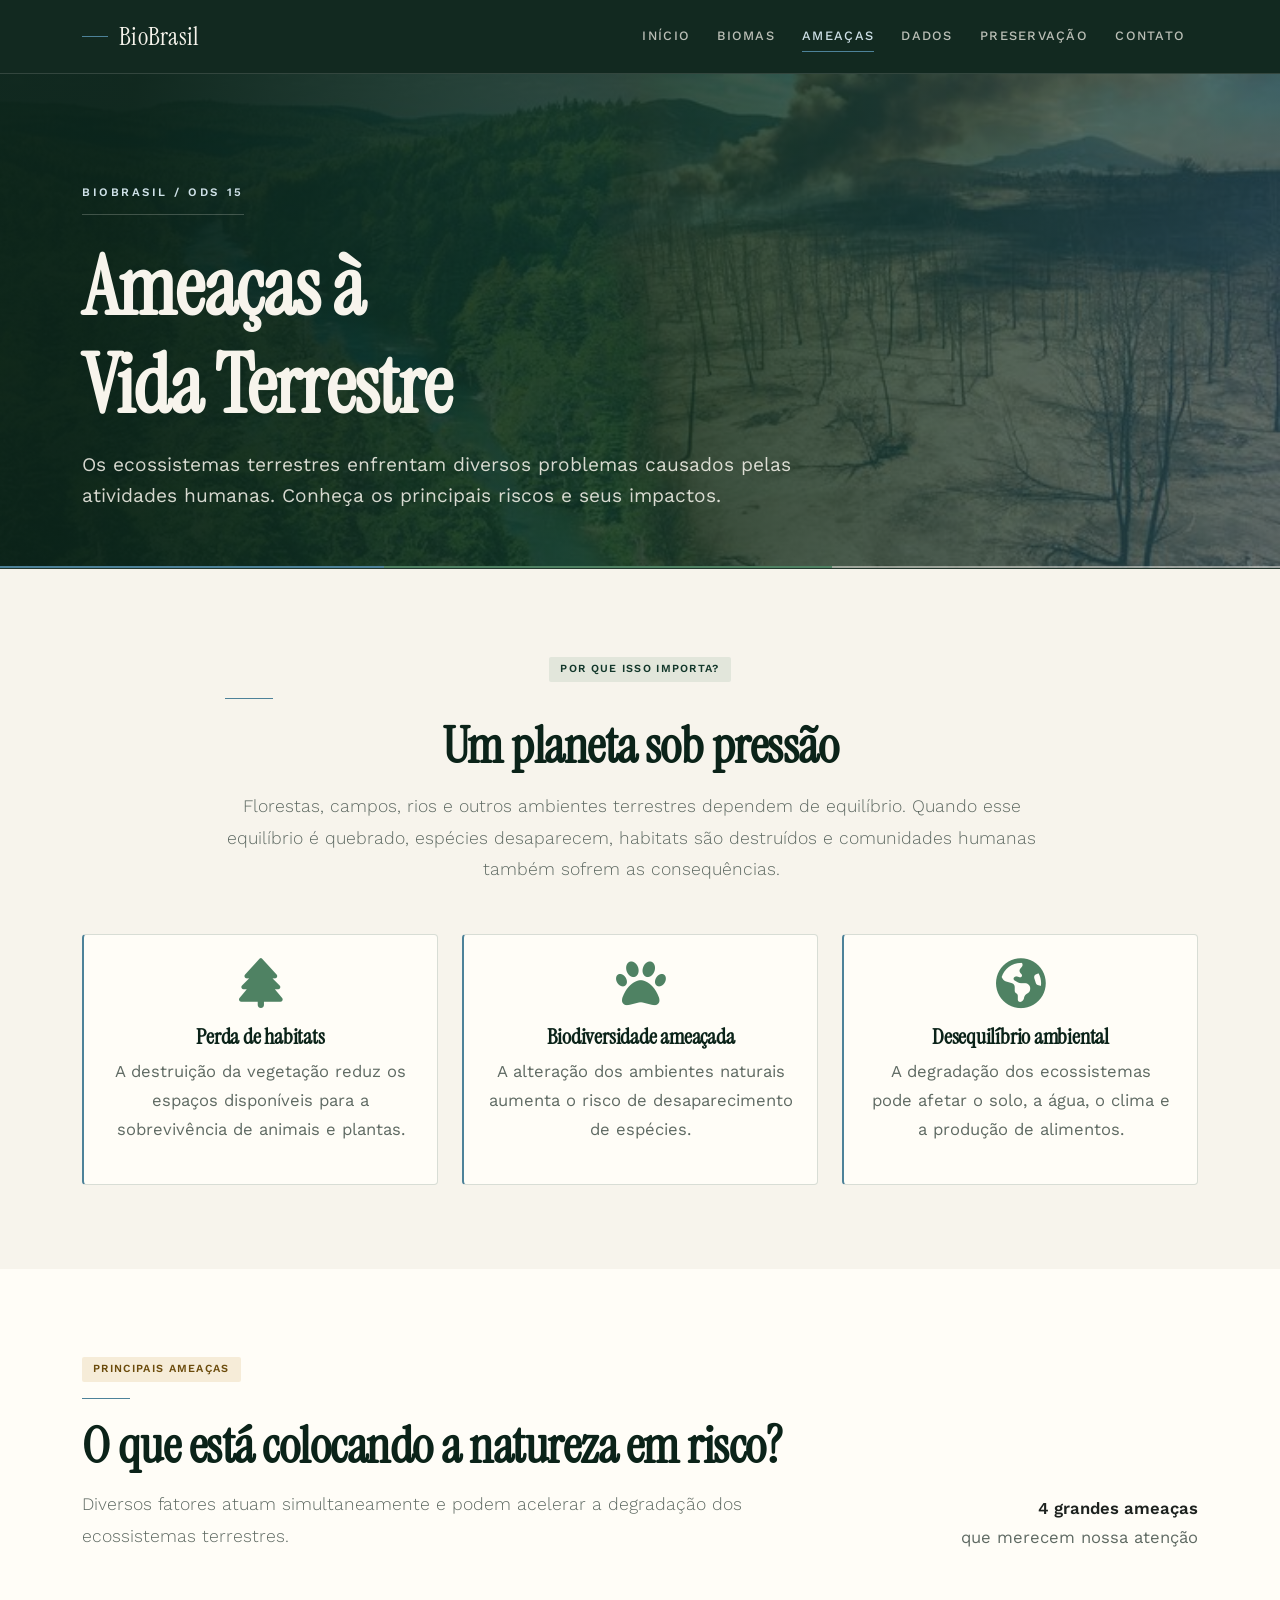
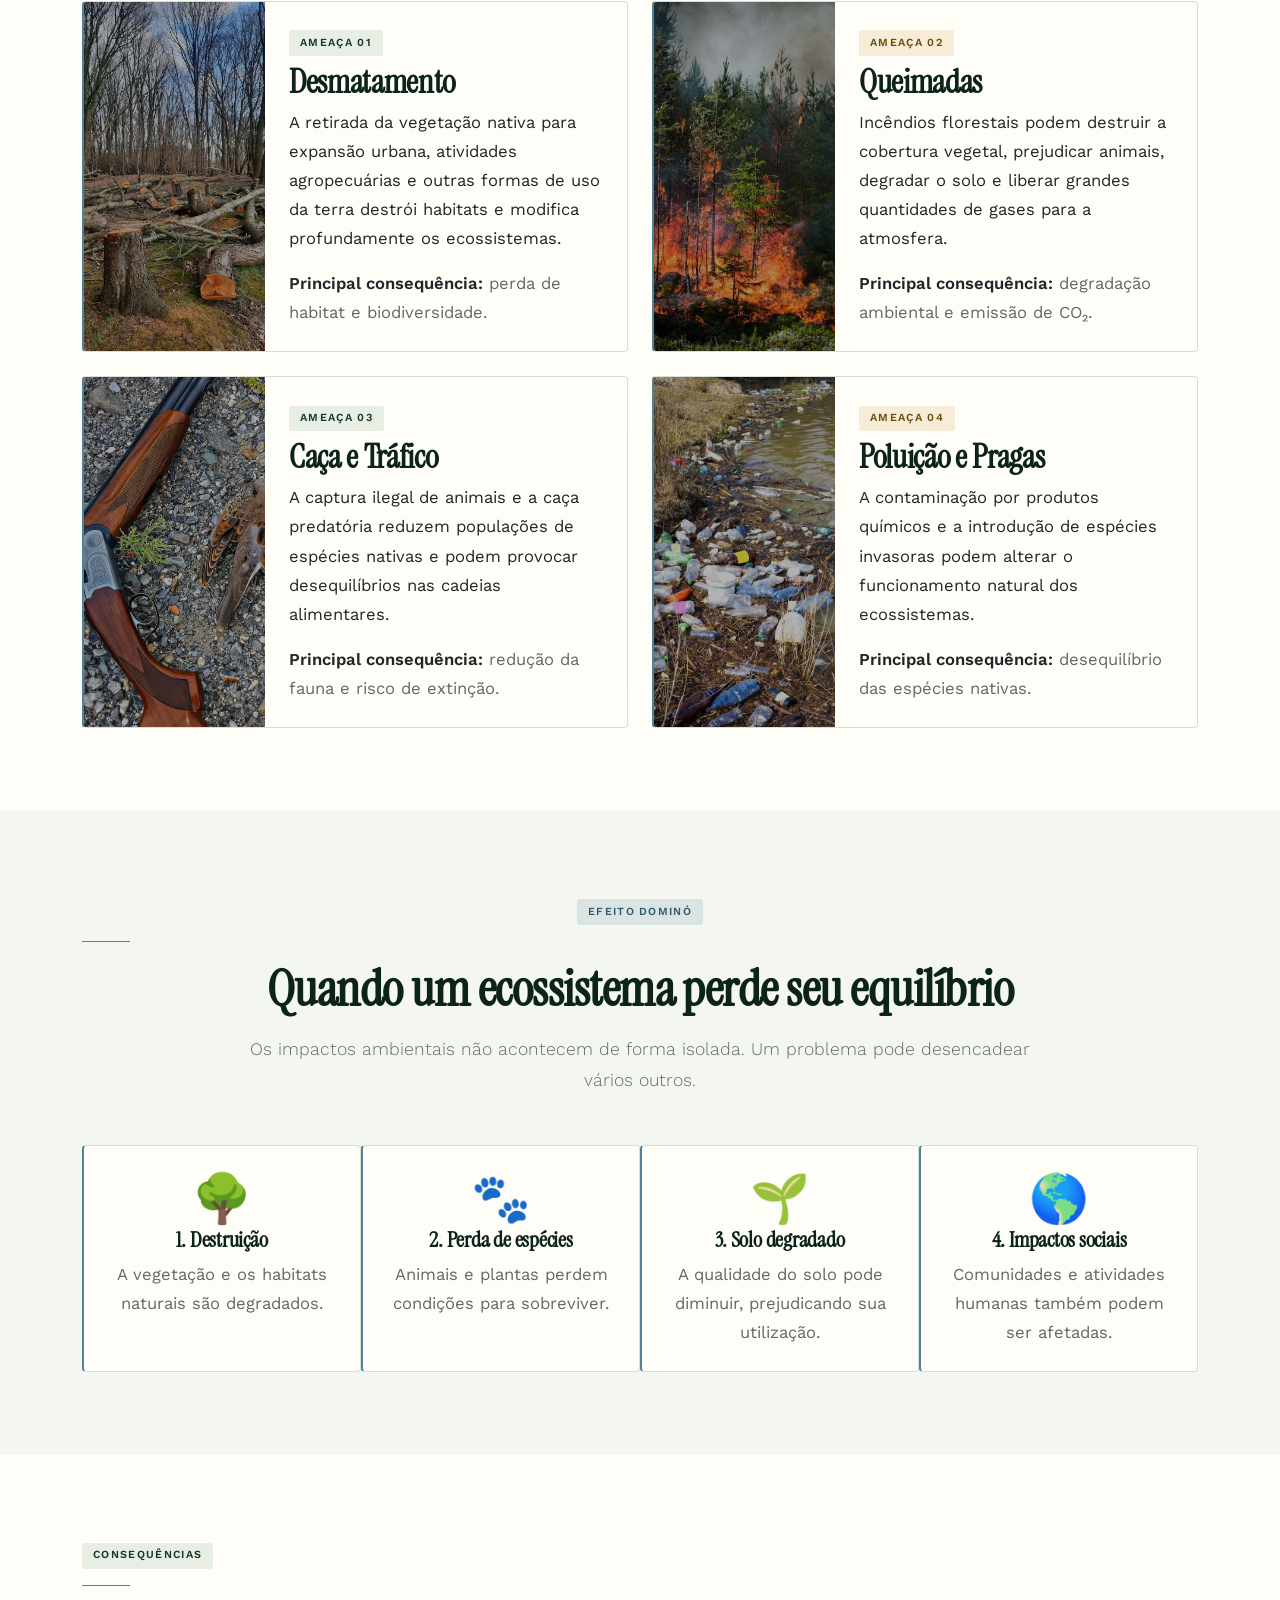
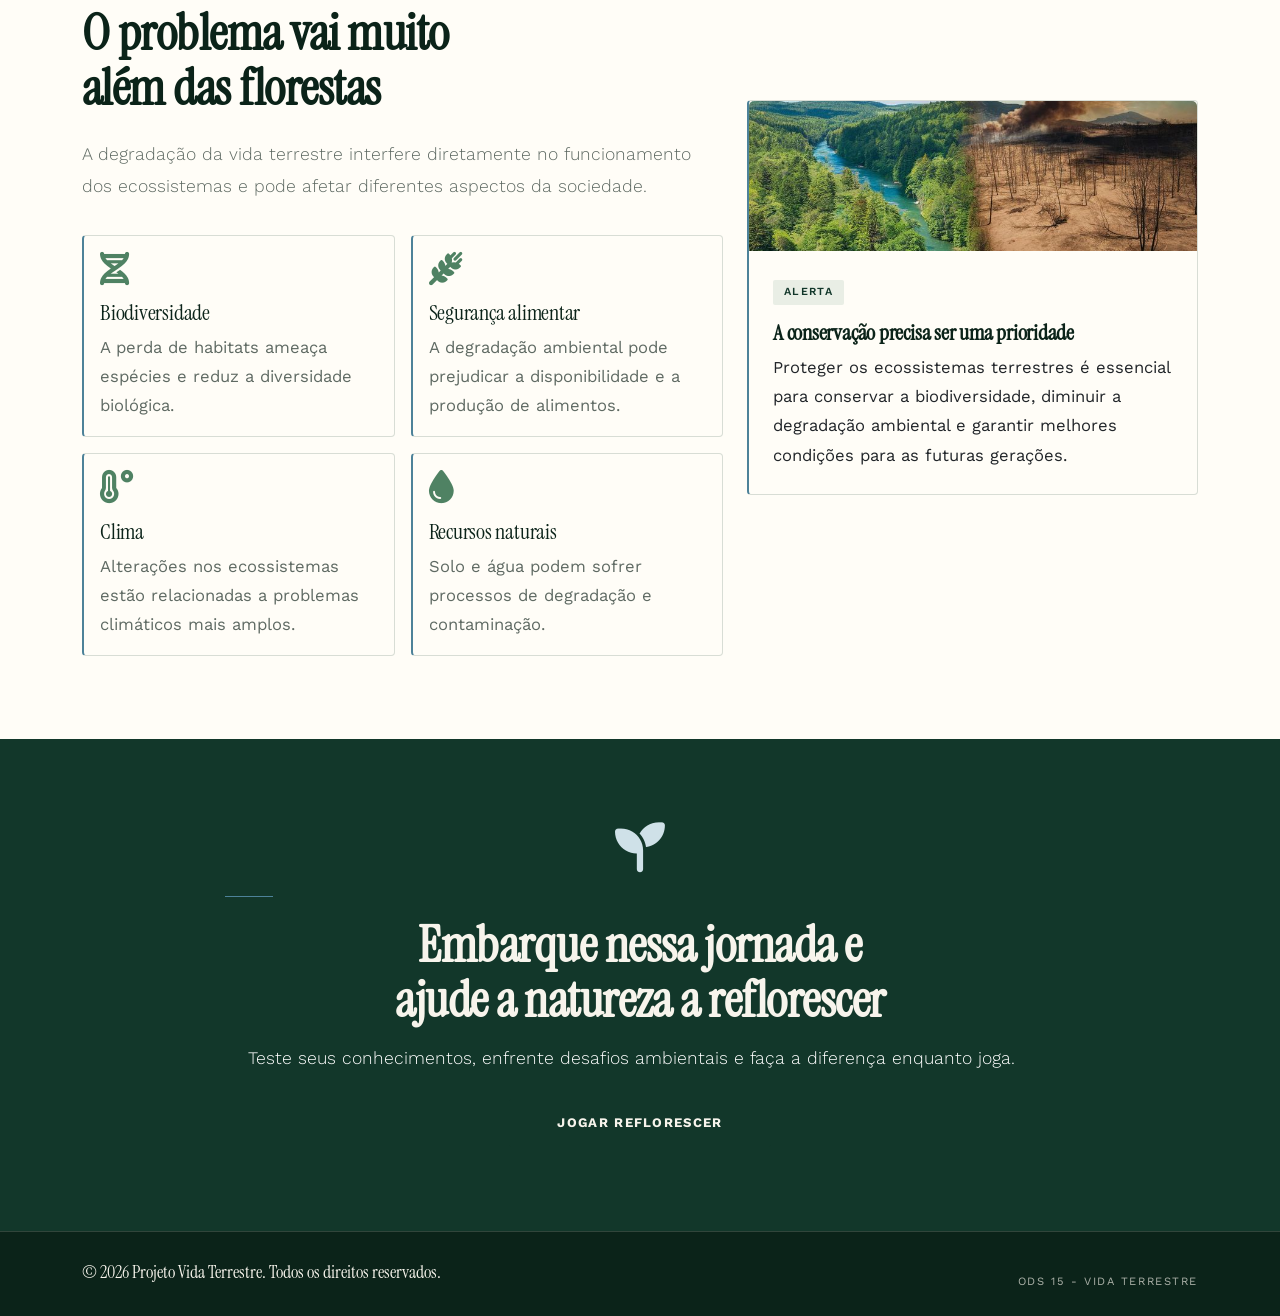
<file: ameacas.html>
<!DOCTYPE html>
<html lang="pt-BR">
<head>
    <meta charset="UTF-8">
    <meta name="viewport" content="width=device-width, initial-scale=1.0">
    <meta name="description" content="Entenda as principais ameaças aos ecossistemas terrestres brasileiros e seus impactos sobre a biodiversidade.">
    <title>Ameaças à Vida Terrestre | BioBrasil</title>
    <link rel="shortcut icon" href="img/favicon.png">
    <link href="bootstrap-5.3.8-dist/css/bootstrap.css" rel="stylesheet">
    <link rel="preconnect" href="https://fonts.googleapis.com">
    <link rel="preconnect" href="https://fonts.gstatic.com" crossorigin>
    <link href="https://fonts.googleapis.com/css2?family=Poppins:wght@300;400;500;600;700&display=swap" rel="stylesheet">
    <link href="https://fonts.googleapis.com/css2?family=Bebas+Neue&display=swap" rel="stylesheet">
    <link href="https://fonts.googleapis.com/css2?family=Instrument+Serif:ital@0;1&family=Work+Sans:wght@300;400;500;600;700&display=swap" rel="stylesheet">
    <link href="https://fonts.cdnfonts.com/css/surprisedmonkey" rel="stylesheet">
    <link href="https://fonts.cdnfonts.com/css/barlow" rel="stylesheet">
    <link rel="stylesheet" href="https://cdnjs.cloudflare.com/ajax/libs/font-awesome/6.5.0/css/all.min.css">
    <link rel="stylesheet" href="css/inicio.css">
</head>

<body data-page="ameacas">

    <header>
        <nav class="navbar navbar-expand-lg navbar-dark fixed-top">
            <div class="container">
                <a class="navbar-brand fw-bold" href="index.html">BioBrasil</a>

                <button class="navbar-toggler" type="button" data-bs-toggle="collapse" data-bs-target="#navbarNav"
                    aria-controls="navbarNav" aria-expanded="false" aria-label="Toggle navigation">
                    <span class="navbar-toggler-icon"></span>
                </button>

                <div class="collapse navbar-collapse justify-content-end" id="navbarNav">
                    <ul class="navbar-nav">
                        <li class="nav-item"><a class="nav-link" href="index.html">Início</a></li>
                        <li class="nav-item"><a class="nav-link" href="biomas.html">Biomas</a></li>
                        <li class="nav-item"><a class="nav-link" href="ameacas.html">Ameaças</a></li>
                        <li class="nav-item"><a class="nav-link" href="dados.html">Dados</a></li>
                        <li class="nav-item"><a class="nav-link" href="preservacao.html">Preservação</a></li>
                        <li class="nav-item"><a class="nav-link" href="contato.html">Contato</a></li>
                    </ul>
                </div>
            </div>
        </nav>
    </header>

    <section id="inicio" class="banner-section">
        <div class="container">
            <div class="row">
                <div class="col-12 text-center text-white">
                    <h1 class="display-3 fw-bold mb-4">Ameaças à Vida Terrestre</h1>
                    <p class="subtitulo fs-4">
                        Os ecossistemas terrestres enfrentam diversos problemas causados pelas atividades humanas.
                        Conheça os principais riscos e seus impactos.
                    </p>
                </div>
            </div>
        </div>
    </section>

    <main>

        <section class="section-light py-5">
            <div class="container">

                <div class="row justify-content-center">
                    <div class="col-xl-9">
                        <div class="text-center mb-5">

                            <span class="badge badge-amazonia mb-3">
                                POR QUE ISSO IMPORTA?
                            </span>

                            <h2 class="fw-bold">
                                Um planeta sob pressão
                            </h2>

                            <p class="lead">
                                Florestas, campos, rios e outros ambientes terrestres dependem de equilíbrio.
                                Quando esse equilíbrio é quebrado, espécies desaparecem, habitats são destruídos
                                e comunidades humanas também sofrem as consequências.
                            </p>

                        </div>
                    </div>
                </div>

                <div class="row g-4">

                    <div class="col-md-4">
                        <div class="card border-0 shadow h-100">
                            <div class="card-body p-4 text-center">

                                <i class="fa-solid fa-tree fa-3x text-success mb-3"></i>

                                <h5 class="fw-bold">
                                    Perda de habitats
                                </h5>

                                <p class="text-muted">
                                    A destruição da vegetação reduz os espaços disponíveis para a sobrevivência
                                    de animais e plantas.
                                </p>

                            </div>
                        </div>
                    </div>

                    <div class="col-md-4">
                        <div class="card border-0 shadow h-100">
                            <div class="card-body p-4 text-center">

                                <i class="fa-solid fa-paw fa-3x text-warning mb-3"></i>

                                <h5 class="fw-bold">
                                    Biodiversidade ameaçada
                                </h5>

                                <p class="text-muted">
                                    A alteração dos ambientes naturais aumenta o risco de desaparecimento de espécies.
                                </p>

                            </div>
                        </div>
                    </div>

                    <div class="col-md-4">
                        <div class="card border-0 shadow h-100">
                            <div class="card-body p-4 text-center">

                                <i class="fa-solid fa-earth-americas fa-3x text-primary mb-3"></i>

                                <h5 class="fw-bold">
                                    Desequilíbrio ambiental
                                </h5>

                                <p class="text-muted">
                                    A degradação dos ecossistemas pode afetar o solo, a água, o clima e a produção
                                    de alimentos.
                                </p>

                            </div>
                        </div>
                    </div>

                </div>

            </div>
        </section>

        <section class="section-white py-5">
            <div class="container">

                <div class="row align-items-end mb-5">

                    <div class="col-lg-8">

                        <span class="badge badge-cerrado mb-3">
                            PRINCIPAIS AMEAÇAS
                        </span>

                        <h2 class="fw-bold mb-3">
                            O que está colocando a natureza em risco?
                        </h2>

                        <p class="lead mb-0">
                            Diversos fatores atuam simultaneamente e podem acelerar a degradação dos ecossistemas
                            terrestres.
                        </p>

                    </div>

                    <div class="col-lg-4 text-lg-end mt-4 mt-lg-0">

                        <p class="mb-0">
                            <strong>4 grandes ameaças</strong>
                            <br>
                            <span class="text-muted">
                                que merecem nossa atenção
                            </span>
                        </p>

                    </div>

                </div>

                <div class="row g-4">

                    <div class="col-lg-6">
                        <article class="card border-0 shadow h-100">

                            <div class="row g-0 h-100">

                                <div class="card-ameaca-img col-md-4 d-flex align-items-center justify-content-center p-4"
                                    style="background: linear-gradient(rgba(0,0,0,0.3), rgba(0,0,0,0.3)), url('img/desmatamento.jpg') center/cover no-repeat;">
                                </div>

                                <div class="col-md-8">
                                    <div class="card-body p-4">

                                        <span class="badge badge-amazonia mb-2">
                                            AMEAÇA 01
                                        </span>

                                        <h3 class="fw-bold">
                                            Desmatamento
                                        </h3>

                                        <p>
                                            A retirada da vegetação nativa para expansão urbana, atividades
                                            agropecuárias e outras formas de uso da terra destrói habitats e modifica
                                            profundamente os ecossistemas.
                                        </p>

                                        <div class="mt-3">
                                            <strong>Principal consequência:</strong>
                                            <span class="text-muted">
                                                perda de habitat e biodiversidade.
                                            </span>
                                        </div>

                                    </div>
                                </div>

                            </div>
                        </article>
                    </div>

                    <div class="col-lg-6">
                        <article class="card border-0 shadow h-100">

                            <div class="row g-0 h-100">

                                <div class="card-ameaca-img col-md-4 bg-warning d-flex align-items-center justify-content-center p-4"
                                    style="background: linear-gradient(rgba(0,0,0,0.3), rgba(0,0,0,0.3)), url('img/queimada.jpg') center/cover no-repeat;">
                                </div>

                                <div class="col-md-8">
                                    <div class="card-body p-4">

                                        <span class="badge badge-cerrado mb-2">
                                            AMEAÇA 02
                                        </span>

                                        <h3 class="fw-bold">
                                            Queimadas
                                        </h3>

                                        <p>
                                            Incêndios florestais podem destruir a cobertura vegetal, prejudicar
                                            animais, degradar o solo e liberar grandes quantidades de gases para a
                                            atmosfera.
                                        </p>

                                        <div class="mt-3">
                                            <strong>Principal consequência:</strong>
                                            <span class="text-muted">
                                                degradação ambiental e emissão de CO₂.
                                            </span>
                                        </div>

                                    </div>
                                </div>

                            </div>
                        </article>
                    </div>

                    <div class="col-lg-6">
                        <article class="card border-0 shadow h-100">

                            <div class="row g-0 h-100">

                                <div class="card-ameaca-img col-md-4 bg-danger d-flex align-items-center justify-content-center p-4"
                                    style="background: linear-gradient(rgba(0,0,0,0.3), rgba(0,0,0,0.3)), url('img/caca.jpg') center/cover no-repeat;">
                                </div>

                                <div class="col-md-8">
                                    <div class="card-body p-4">

                                        <span class="badge badge-mata mb-2">
                                            AMEAÇA 03
                                        </span>

                                        <h3 class="fw-bold">
                                            Caça e Tráfico
                                        </h3>

                                        <p>
                                            A captura ilegal de animais e a caça predatória reduzem populações de
                                            espécies nativas e podem provocar desequilíbrios nas cadeias alimentares.
                                        </p>

                                        <div class="mt-3">
                                            <strong>Principal consequência:</strong>
                                            <span class="text-muted">
                                                redução da fauna e risco de extinção.
                                            </span>
                                        </div>

                                    </div>
                                </div>

                            </div>
                        </article>
                    </div>

                    <div class="col-lg-6">
                        <article class="card border-0 shadow h-100">

                            <div class="row g-0 h-100">

                                <div class="card-ameaca-img col-md-4 bg-dark d-flex align-items-center justify-content-center p-4"
                                    style="background: linear-gradient(rgba(0,0,0,0.3), rgba(0,0,0,0.3)), url('img/poluicao.jpg') center/cover no-repeat;">
                                </div>

                                <div class="col-md-8">
                                    <div class="card-body p-4">

                                        <span class="badge badge-caatinga mb-2">
                                            AMEAÇA 04
                                        </span>

                                        <h3 class="fw-bold">
                                            Poluição e Pragas
                                        </h3>

                                        <p>
                                            A contaminação por produtos químicos e a introdução de espécies invasoras
                                            podem alterar o funcionamento natural dos ecossistemas.
                                        </p>

                                        <div class="mt-3">
                                            <strong>Principal consequência:</strong>
                                            <span class="text-muted">
                                                desequilíbrio das espécies nativas.
                                            </span>
                                        </div>

                                    </div>
                                </div>

                            </div>
                        </article>
                    </div>

                </div>

            </div>
        </section>

        <section class="py-5" style="background-color: #f4f6f0;">
            <div class="container">

                <div class="text-center mb-5">

                    <span class="badge badge-pantanal mb-3">
                        EFEITO DOMINÓ
                    </span>

                    <h2 class="fw-bold">
                        Quando um ecossistema perde seu equilíbrio
                    </h2>

                    <p class="lead text-center">
                        Os impactos ambientais não acontecem de forma isolada.
                        Um problema pode desencadear vários outros.
                    </p>

                </div>

                <div class="row g-0 justify-content-center">

                    <div class="col-lg-3">
                        <div class="card border-0 shadow rounded-0 h-100">

                            <div class="card-body text-center p-4">

                                <span class="display-5">🌳</span>

                                <h5 class="fw-bold">
                                    1. Destruição
                                </h5>

                                <p class="text-muted mb-0">
                                    A vegetação e os habitats naturais são degradados.
                                </p>

                            </div>
                        </div>
                    </div>

                    <div class="col-lg-3">
                        <div class="card border-0 shadow rounded-0 h-100">

                            <div class="card-body text-center p-4">

                                <span class="display-5">🐾</span>

                                <h5 class="fw-bold">
                                    2. Perda de espécies
                                </h5>

                                <p class="text-muted mb-0">
                                    Animais e plantas perdem condições para sobreviver.
                                </p>

                            </div>
                        </div>
                    </div>

                    <div class="col-lg-3">
                        <div class="card border-0 shadow rounded-0 h-100">

                            <div class="card-body text-center p-4">

                                <span class="display-5">🌱</span>

                                <h5 class="fw-bold">
                                    3. Solo degradado
                                </h5>

                                <p class="text-muted mb-0">
                                    A qualidade do solo pode diminuir, prejudicando sua utilização.
                                </p>

                            </div>
                        </div>
                    </div>

                    <div class="col-lg-3">
                        <div class="card border-0 shadow rounded-0 h-100">

                            <div class="card-body text-center p-4">

                                <span class="display-5">🌎</span>

                                <h5 class="fw-bold">
                                    4. Impactos sociais
                                </h5>

                                <p class="text-muted mb-0">
                                    Comunidades e atividades humanas também podem ser afetadas.
                                </p>

                            </div>
                        </div>
                    </div>

                </div>

            </div>
        </section>

        <section class="section-white py-5">
            <div class="container">

                <div class="row align-items-center">

                    <div class="col-lg-7">

                        <span class="badge badge-mata mb-3">
                            CONSEQUÊNCIAS
                        </span>

                        <h2 class="fw-bold mb-4">
                            O problema vai muito além das florestas
                        </h2>

                        <p class="lead">
                            A degradação da vida terrestre interfere diretamente no funcionamento dos ecossistemas
                            e pode afetar diferentes aspectos da sociedade.
                        </p>

                        <div class="row g-3 mt-3">

                            <div class="col-md-6">
                                <div class="card border-0 shadow-sm h-100">

                                    <div class="card-body">

                                        <i class="fa-solid fa-dna fa-2x text-danger mb-3"></i>

                                        <h5>
                                            Biodiversidade
                                        </h5>

                                        <p class="mb-0 text-muted">
                                            A perda de habitats ameaça espécies e reduz a diversidade biológica.
                                        </p>

                                    </div>
                                </div>
                            </div>

                            <div class="col-md-6">
                                <div class="card border-0 shadow-sm h-100">

                                    <div class="card-body">

                                        <i class="fa-solid fa-wheat-awn fa-2x text-warning mb-3"></i>

                                        <h5>
                                            Segurança alimentar
                                        </h5>

                                        <p class="mb-0 text-muted">
                                            A degradação ambiental pode prejudicar a disponibilidade e a produção
                                            de alimentos.
                                        </p>

                                    </div>
                                </div>
                            </div>

                            <div class="col-md-6">
                                <div class="card border-0 shadow-sm h-100">

                                    <div class="card-body">

                                        <i class="fa-solid fa-temperature-high fa-2x text-danger mb-3"></i>

                                        <h5>
                                            Clima
                                        </h5>

                                        <p class="mb-0 text-muted">
                                            Alterações nos ecossistemas estão relacionadas a problemas climáticos
                                            mais amplos.
                                        </p>

                                    </div>
                                </div>
                            </div>

                            <div class="col-md-6">
                                <div class="card border-0 shadow-sm h-100">

                                    <div class="card-body">

                                        <i class="fa-solid fa-droplet fa-2x text-primary mb-3"></i>

                                        <h5>
                                            Recursos naturais
                                        </h5>

                                        <p class="mb-0 text-muted">
                                            Solo e água podem sofrer processos de degradação e contaminação.
                                        </p>

                                    </div>
                                </div>
                            </div>

                        </div>

                    </div>

                    <div class="col-lg-5 mt-5 mt-lg-0">

                        <div class="card border-0 shadow overflow-hidden">

                            <img src="img/impacto.jpg" class="card-img-top"
                                alt="Impactos da degradação ambiental">

                            <div class="card-body p-4">

                                <span class="badge badge-mata mb-3">
                                    ALERTA
                                </span>

                                <h5 class="fw-bold">
                                    A conservação precisa ser uma prioridade
                                </h5>

                                <p class="mb-0">
                                    Proteger os ecossistemas terrestres é essencial para conservar a biodiversidade,
                                    diminuir a degradação ambiental e garantir melhores condições para as futuras
                                    gerações.
                                </p>

                            </div>
                        </div>

                    </div>

                </div>

            </div>
        </section>

        <section class="py-5" style="background: linear-gradient(135deg, #1e4d2b, #2e7d32);">
    <div class="container">
        <div class="row justify-content-center text-center text-white">
            <div class="col-lg-9">
                <i class="fa-solid fa-seedling fa-3x mb-4"></i>

                <h2 class="text-white fw-bold mb-3">
                    Embarque nessa jornada e ajude a natureza a reflorescer
                </h2>

                <p class="lead text-white mb-4">
                    Teste seus conhecimentos, enfrente desafios ambientais e faça a diferença enquanto joga.
                </p>

                <a href="jogo.html" class="btn btn-light btn-lg px-5 fw-bold">
                    Jogar Reflorescer
                </a>
            </div>
        </div>
    </div>
</section>

    </main>

    <footer class="py-4">
        <div class="container">

            <p class="mb-1">
                &copy; 2026 Projeto Vida Terrestre.
                Todos os direitos reservados.
            </p>

            <small>
                ODS 15 - Vida Terrestre
            </small>

        </div>
    </footer>

    <script src="bootstrap-5.3.8-dist/js/bootstrap.bundle.js"></script>
    <script src="inicio.js"></script>

</body>
</html>
</file>
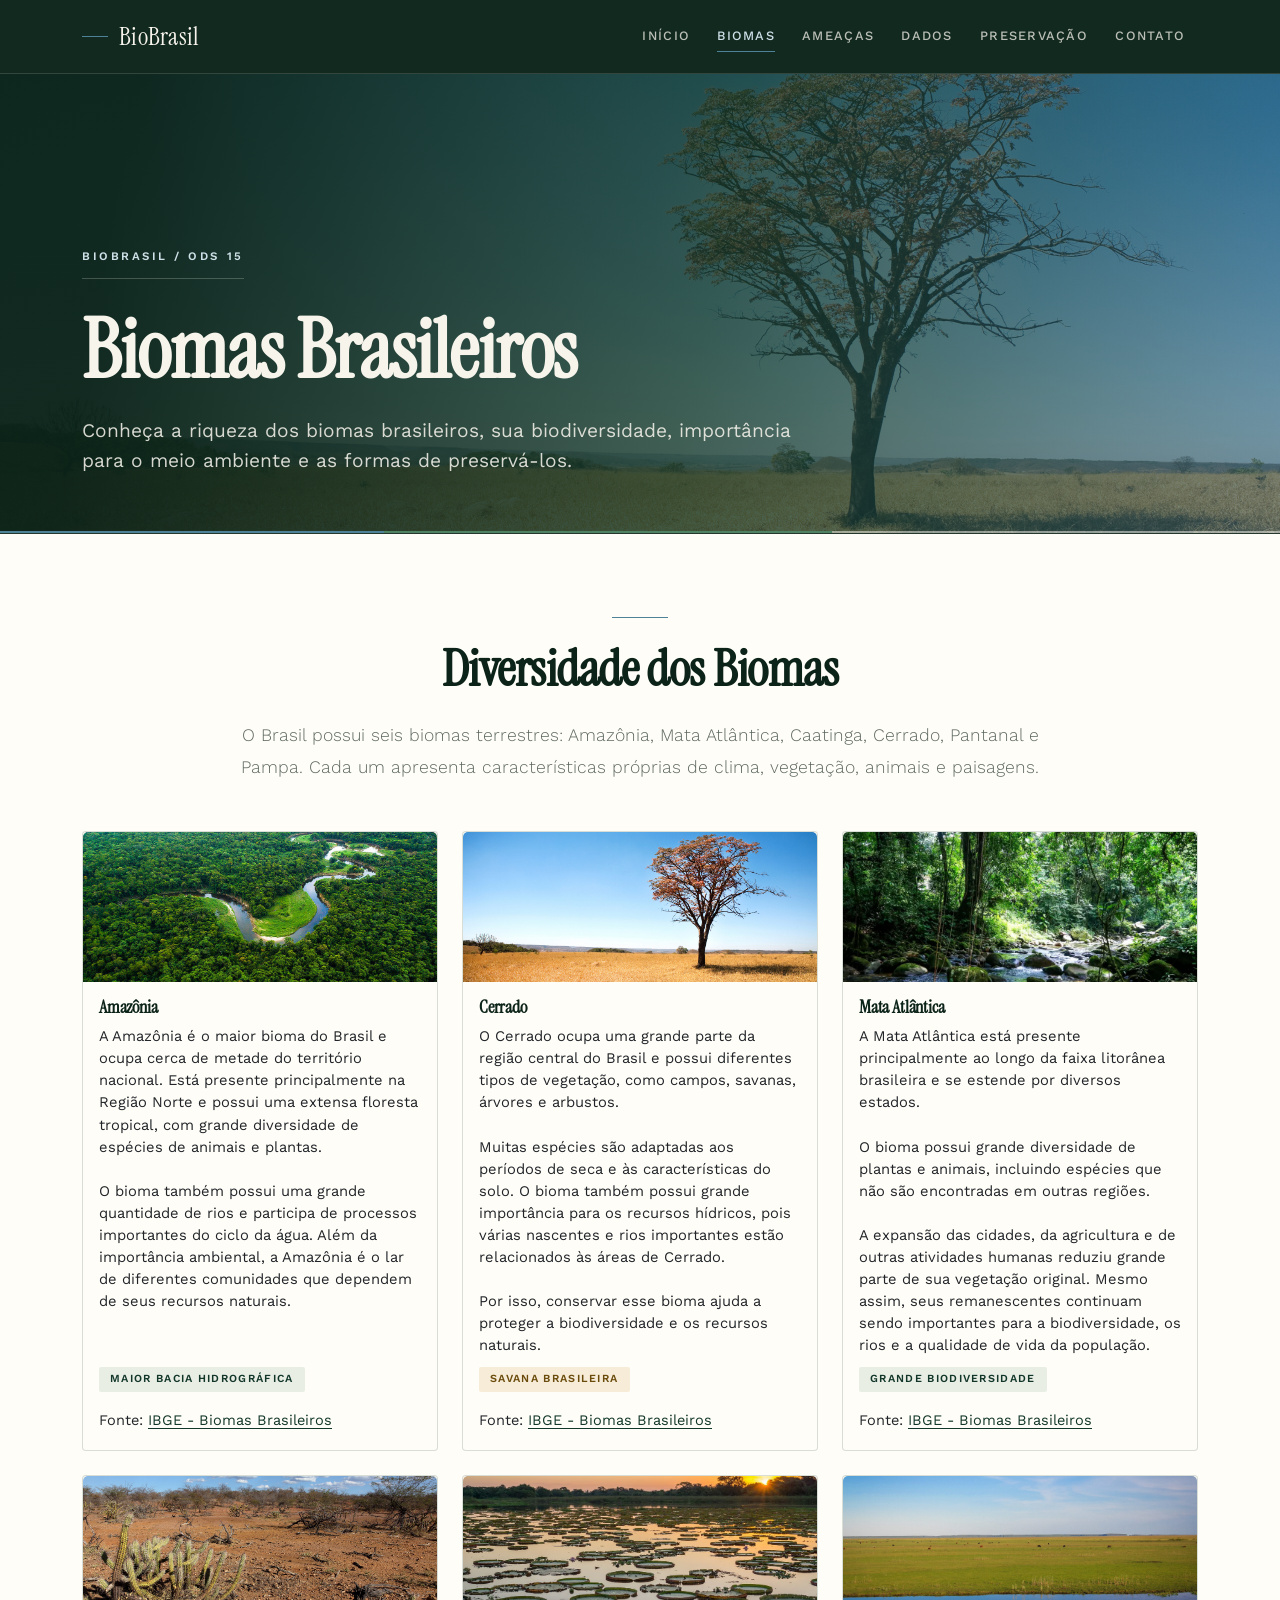
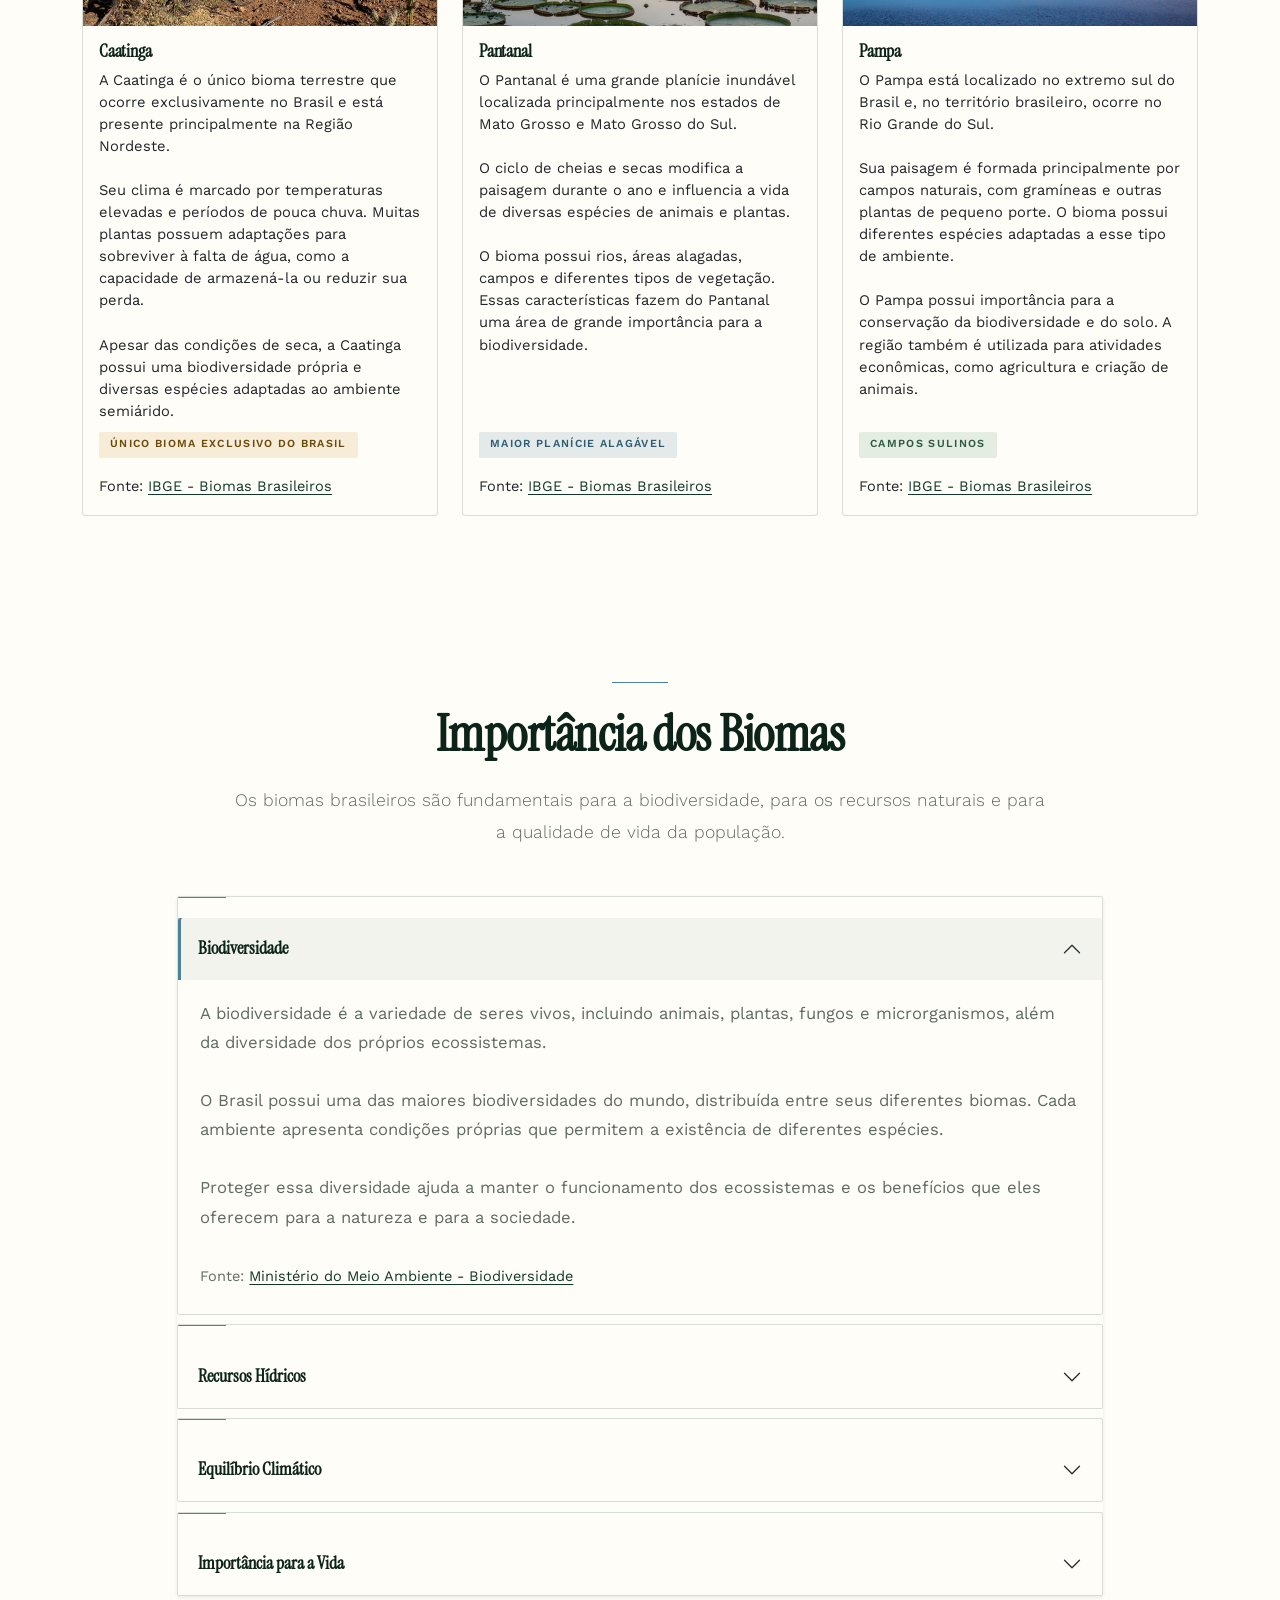
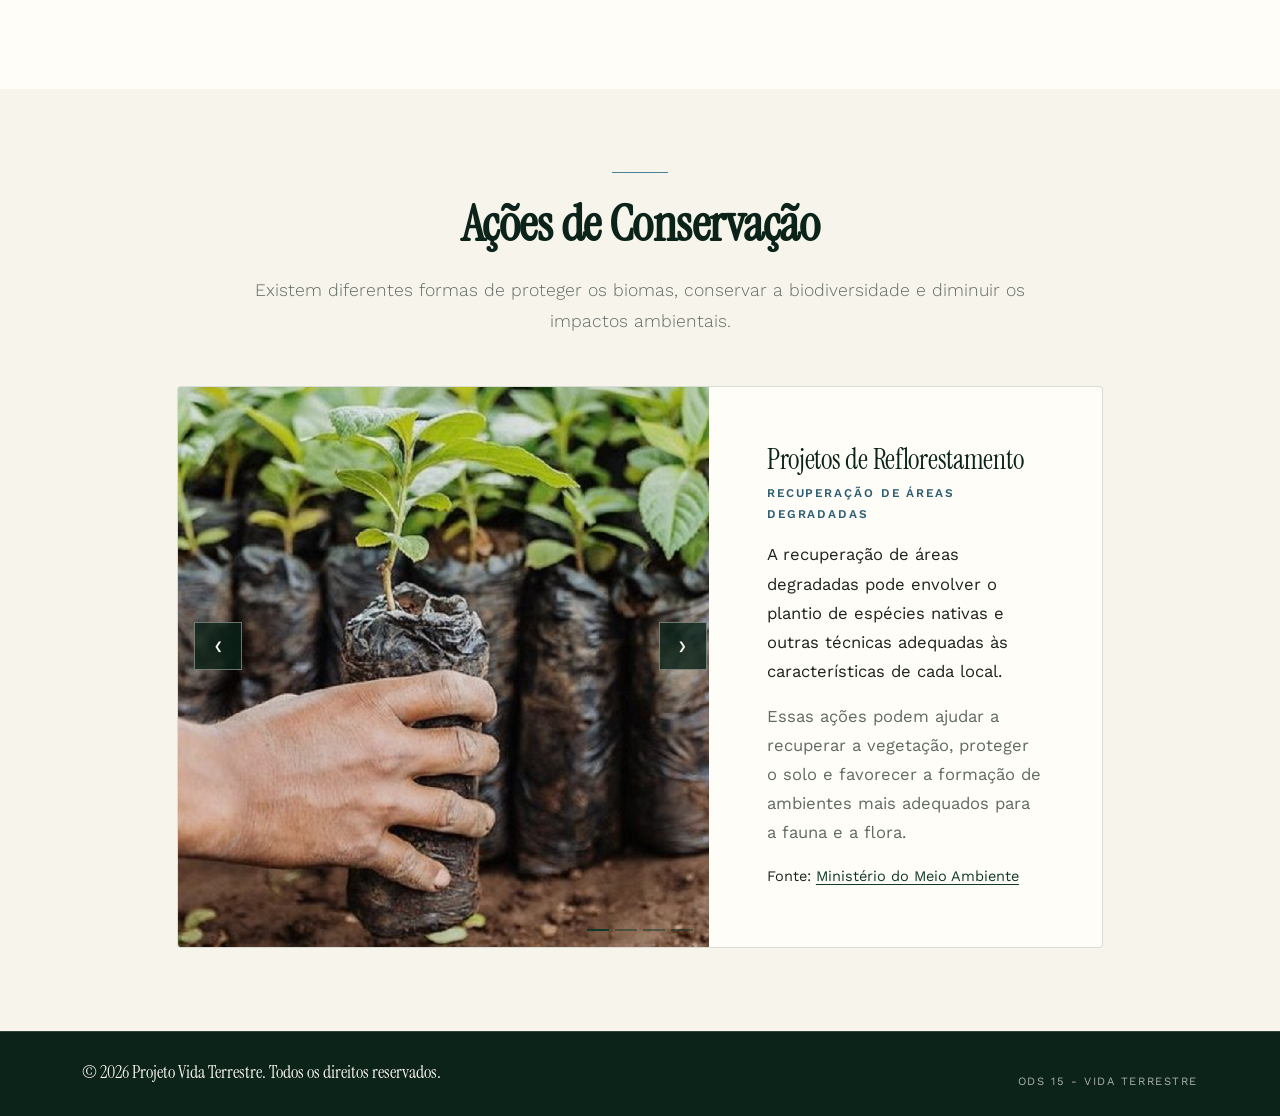
<file: biomas.html>
<!DOCTYPE html>
<html lang="pt-BR">

<head>
    <meta charset="UTF-8">
    <meta name="viewport" content="width=device-width, initial-scale=1.0">

    <meta name="description"
        content="Conheça os seis biomas brasileiros, sua biodiversidade, importância ambiental e formas de preservação.">

    <title>Biomas Brasileiros | BioBrasil</title>

    <link rel="shortcut icon" href="img/favicon.png">

    <link href="bootstrap-5.3.8-dist/css/bootstrap.css" rel="stylesheet">

    <link rel="preconnect" href="https://fonts.googleapis.com">
    <link rel="preconnect" href="https://fonts.gstatic.com" crossorigin>

    <link href="https://fonts.googleapis.com/css2?family=Poppins:wght@300;400;500;600;700&display=swap"
        rel="stylesheet">

    <link href="https://fonts.googleapis.com/css2?family=Bebas+Neue&display=swap" rel="stylesheet">

    <link
        href="https://fonts.googleapis.com/css2?family=Instrument+Serif:ital@0;1&family=Work+Sans:wght@300;400;500;600;700&display=swap"
        rel="stylesheet">

    <link href="https://fonts.cdnfonts.com/css/surprisedmonkey" rel="stylesheet">
    <link href="https://fonts.cdnfonts.com/css/barlow" rel="stylesheet">

    <link rel="stylesheet" href="https://cdnjs.cloudflare.com/ajax/libs/font-awesome/6.5.0/css/all.min.css">

    <link rel="stylesheet" href="css/inicio.css">
</head>

<body data-page="biomas">

    <header>

        <nav class="navbar navbar-expand-lg navbar-dark fixed-top">

            <div class="container">

                <a class="navbar-brand fw-bold" href="index.html">
                    BioBrasil
                </a>

                <button class="navbar-toggler" type="button" data-bs-toggle="collapse" data-bs-target="#navbarNav"
                    aria-controls="navbarNav" aria-expanded="false" aria-label="Toggle navigation">

                    <span class="navbar-toggler-icon"></span>

                </button>

                <div class="collapse navbar-collapse justify-content-end" id="navbarNav">

                    <ul class="navbar-nav">

                        <li class="nav-item">
                            <a class="nav-link" href="index.html">Início</a>
                        </li>

                        <li class="nav-item">
                            <a class="nav-link" href="biomas.html">Biomas</a>
                        </li>

                        <li class="nav-item">
                            <a class="nav-link" href="ameacas.html">Ameaças</a>
                        </li>

                        <li class="nav-item">
                            <a class="nav-link" href="dados.html">Dados</a>
                        </li>

                        <li class="nav-item">
                            <a class="nav-link" href="preservacao.html">Preservação</a>
                        </li>

                        <li class="nav-item">
                            <a class="nav-link" href="contato.html">Contato</a>
                        </li>

                    </ul>

                </div>

            </div>

        </nav>

    </header>


    <!-- BANNER -->

    <section class="banner-section">

        <div class="container">

            <div class="row">

                <div class="col-12 text-center text-white">

                    <h1 class="display-3 fw-bold mb-4">
                        Biomas Brasileiros
                    </h1>

                    <p class="subtitulo fs-4">
                        Conheça a riqueza dos biomas brasileiros, sua biodiversidade,
                        importância para o meio ambiente e as formas de preservá-los.
                    </p>

                </div>

            </div>

        </div>

    </section>


    <!-- BIOMAS -->

    <section id="biomas" class="py-5">

        <div class="container">

            <h2 class="text-center fw-bold mb-4">
                Diversidade dos Biomas
            </h2>

            <p class="lead text-center text-muted mb-5">
                O Brasil possui seis biomas terrestres: Amazônia, Mata Atlântica,
                Caatinga, Cerrado, Pantanal e Pampa. Cada um apresenta características
                próprias de clima, vegetação, animais e paisagens.
            </p>


            <div class="row g-4">


                <!-- AMAZÔNIA -->

                <div class="col-md-6 col-lg-4">

                    <div class="card h-100 border-0 shadow-sm rounded-3">

                        <img src="img/amazonia.jpg"
                            class="card-img-top card-img-custom"
                            alt="Amazônia">

                        <div class="card-body d-flex flex-column">

                            <h5 class="card-title fw-bold titulo-amazonia">
                                Amazônia
                            </h5>

                            <p class="card-text flex-grow-1">

                                A Amazônia é o maior bioma do Brasil e ocupa cerca de
                                metade do território nacional. Está presente principalmente
                                na Região Norte e possui uma extensa floresta tropical,
                                com grande diversidade de espécies de animais e plantas.

                                <br><br>

                                O bioma também possui uma grande quantidade de rios e
                                participa de processos importantes do ciclo da água.
                                Além da importância ambiental, a Amazônia é o lar de
                                diferentes comunidades que dependem de seus recursos
                                naturais.

                            </p>

                            <span class="badge badge-amazonia">
                                Maior Bacia Hidrográfica
                            </span>

                            <small class="mt-3">

                                Fonte:

                                <a href="https://educa.ibge.gov.br/jovens/conheca-o-brasil/territorio/18307-biomas-brasileiros.html"
                                    target="_blank"
                                    rel="noopener noreferrer">

                                    IBGE - Biomas Brasileiros

                                </a>

                            </small>

                        </div>

                    </div>

                </div>


                <!-- CERRADO -->

                <div class="col-md-6 col-lg-4">

                    <div class="card h-100 border-0 shadow-sm rounded-3">

                        <img src="img/cerrado.jpg"
                            class="card-img-top card-img-custom"
                            alt="Cerrado">

                        <div class="card-body d-flex flex-column">

                            <h5 class="card-title fw-bold titulo-cerrado">
                                Cerrado
                            </h5>

                            <p class="card-text flex-grow-1">

                                O Cerrado ocupa uma grande parte da região central
                                do Brasil e possui diferentes tipos de vegetação,
                                como campos, savanas, árvores e arbustos.

                                <br><br>

                                Muitas espécies são adaptadas aos períodos de seca
                                e às características do solo. O bioma também possui
                                grande importância para os recursos hídricos, pois
                                várias nascentes e rios importantes estão relacionados
                                às áreas de Cerrado.

                                <br><br>

                                Por isso, conservar esse bioma ajuda a proteger
                                a biodiversidade e os recursos naturais.

                            </p>

                            <span class="badge badge-cerrado">
                                Savana Brasileira
                            </span>

                            <small class="mt-3">

                                Fonte:

                                <a href="https://educa.ibge.gov.br/jovens/conheca-o-brasil/territorio/18307-biomas-brasileiros.html"
                                    target="_blank"
                                    rel="noopener noreferrer">

                                    IBGE - Biomas Brasileiros

                                </a>

                            </small>

                        </div>

                    </div>

                </div>


                <!-- MATA ATLÂNTICA -->

                <div class="col-md-6 col-lg-4">

                    <div class="card h-100 border-0 shadow-sm rounded-3">

                        <img src="img/mata.jpg"
                            class="card-img-top card-img-custom"
                            alt="Mata Atlântica">

                        <div class="card-body d-flex flex-column">

                            <h5 class="card-title fw-bold titulo-mata">
                                Mata Atlântica
                            </h5>

                            <p class="card-text flex-grow-1">

                                A Mata Atlântica está presente principalmente
                                ao longo da faixa litorânea brasileira e se
                                estende por diversos estados.

                                <br><br>

                                O bioma possui grande diversidade de plantas
                                e animais, incluindo espécies que não são
                                encontradas em outras regiões.

                                <br><br>

                                A expansão das cidades, da agricultura e de
                                outras atividades humanas reduziu grande parte
                                de sua vegetação original. Mesmo assim, seus
                                remanescentes continuam sendo importantes para
                                a biodiversidade, os rios e a qualidade de vida
                                da população.

                            </p>

                            <span class="badge badge-mata">
                                Grande Biodiversidade
                            </span>

                            <small class="mt-3">

                                Fonte:

                                <a href="https://educa.ibge.gov.br/jovens/conheca-o-brasil/territorio/18307-biomas-brasileiros.html"
                                    target="_blank"
                                    rel="noopener noreferrer">

                                    IBGE - Biomas Brasileiros

                                </a>

                            </small>

                        </div>

                    </div>

                </div>


                <!-- CAATINGA -->

                <div class="col-md-6 col-lg-4">

                    <div class="card h-100 border-0 shadow-sm rounded-3">

                        <img src="img/caatinga.jpg"
                            class="card-img-top card-img-custom"
                            alt="Caatinga">

                        <div class="card-body d-flex flex-column">

                            <h5 class="card-title fw-bold titulo-caatinga">
                                Caatinga
                            </h5>

                            <p class="card-text flex-grow-1">

                                A Caatinga é o único bioma terrestre que ocorre
                                exclusivamente no Brasil e está presente principalmente
                                na Região Nordeste.

                                <br><br>

                                Seu clima é marcado por temperaturas elevadas e
                                períodos de pouca chuva. Muitas plantas possuem
                                adaptações para sobreviver à falta de água, como
                                a capacidade de armazená-la ou reduzir sua perda.

                                <br><br>

                                Apesar das condições de seca, a Caatinga possui
                                uma biodiversidade própria e diversas espécies
                                adaptadas ao ambiente semiárido.

                            </p>

                            <span class="badge badge-caatinga">
                                Único Bioma Exclusivo do Brasil
                            </span>

                            <small class="mt-3">

                                Fonte:

                                <a href="https://educa.ibge.gov.br/jovens/conheca-o-brasil/territorio/18307-biomas-brasileiros.html"
                                    target="_blank"
                                    rel="noopener noreferrer">

                                    IBGE - Biomas Brasileiros

                                </a>

                            </small>

                        </div>

                    </div>

                </div>


                <!-- PANTANAL -->

                <div class="col-md-6 col-lg-4">

                    <div class="card h-100 border-0 shadow-sm rounded-3">

                        <img src="img/pantanal.jpg"
                            class="card-img-top card-img-custom"
                            alt="Pantanal">

                        <div class="card-body d-flex flex-column">

                            <h5 class="card-title fw-bold titulo-pantanal">
                                Pantanal
                            </h5>

                            <p class="card-text flex-grow-1">

                                O Pantanal é uma grande planície inundável localizada
                                principalmente nos estados de Mato Grosso e Mato Grosso
                                do Sul.

                                <br><br>

                                O ciclo de cheias e secas modifica a paisagem durante
                                o ano e influencia a vida de diversas espécies de animais
                                e plantas.

                                <br><br>

                                O bioma possui rios, áreas alagadas, campos e diferentes
                                tipos de vegetação. Essas características fazem do Pantanal
                                uma área de grande importância para a biodiversidade.

                            </p>

                            <span class="badge badge-pantanal">
                                Maior Planície Alagável
                            </span>

                            <small class="mt-3">

                                Fonte:

                                <a href="https://educa.ibge.gov.br/jovens/conheca-o-brasil/territorio/18307-biomas-brasileiros.html"
                                    target="_blank"
                                    rel="noopener noreferrer">

                                    IBGE - Biomas Brasileiros

                                </a>

                            </small>

                        </div>

                    </div>

                </div>


                <!-- PAMPA -->

                <div class="col-md-6 col-lg-4">

                    <div class="card h-100 border-0 shadow-sm rounded-3">

                        <img src="img/pampa.jpg"
                            class="card-img-top card-img-custom"
                            alt="Pampa">

                        <div class="card-body d-flex flex-column">

                            <h5 class="card-title fw-bold titulo-pampa">
                                Pampa
                            </h5>

                            <p class="card-text flex-grow-1">

                                O Pampa está localizado no extremo sul do Brasil
                                e, no território brasileiro, ocorre no Rio Grande
                                do Sul.

                                <br><br>

                                Sua paisagem é formada principalmente por campos
                                naturais, com gramíneas e outras plantas de pequeno
                                porte. O bioma possui diferentes espécies adaptadas
                                a esse tipo de ambiente.

                                <br><br>

                                O Pampa possui importância para a conservação da
                                biodiversidade e do solo. A região também é utilizada
                                para atividades econômicas, como agricultura e criação
                                de animais.

                            </p>

                            <span class="badge badge-pampa">
                                Campos Sulinos
                            </span>

                            <small class="mt-3">

                                Fonte:

                                <a href="https://educa.ibge.gov.br/jovens/conheca-o-brasil/territorio/18307-biomas-brasileiros.html"
                                    target="_blank"
                                    rel="noopener noreferrer">

                                    IBGE - Biomas Brasileiros

                                </a>

                            </small>

                        </div>

                    </div>

                </div>

            </div>

        </div>

    </section>


    <!-- IMPORTÂNCIA -->

    <section class="py-5 section-white">

        <div class="container">

            <h2 class="text-center fw-bold mb-4">
                Importância dos Biomas
            </h2>

            <p class="lead text-center text-muted mb-5">

                Os biomas brasileiros são fundamentais para a biodiversidade,
                para os recursos naturais e para a qualidade de vida da população.

            </p>


            <div class="row justify-content-center">

                <div class="col-lg-10">

                    <div class="accordion shadow-sm" id="accordionImportancia">


                        <!-- BIODIVERSIDADE -->

                        <div class="accordion-item">

                            <h2 class="accordion-header">

                                <button class="accordion-button accordion-button-custom"
                                    type="button"
                                    data-bs-toggle="collapse"
                                    data-bs-target="#collapseOne">

                                    Biodiversidade

                                </button>

                            </h2>

                            <div id="collapseOne"
                                class="accordion-collapse collapse show"
                                data-bs-parent="#accordionImportancia">

                                <div class="accordion-body">

                                    A biodiversidade é a variedade de seres vivos,
                                    incluindo animais, plantas, fungos e microrganismos,
                                    além da diversidade dos próprios ecossistemas.

                                    <br><br>

                                    O Brasil possui uma das maiores biodiversidades
                                    do mundo, distribuída entre seus diferentes biomas.
                                    Cada ambiente apresenta condições próprias que
                                    permitem a existência de diferentes espécies.

                                    <br><br>

                                    Proteger essa diversidade ajuda a manter o
                                    funcionamento dos ecossistemas e os benefícios
                                    que eles oferecem para a natureza e para a sociedade.

                                    <br><br>

                                    <small>

                                        Fonte:

                                        <a href="https://www.gov.br/mma/pt-br/assuntos/biodiversidade-e-biomas/biodiversidade"
                                            target="_blank"
                                            rel="noopener noreferrer">

                                            Ministério do Meio Ambiente - Biodiversidade

                                        </a>

                                    </small>

                                </div>

                            </div>

                        </div>


                        <!-- ÁGUA -->

                        <div class="accordion-item">

                            <h2 class="accordion-header">

                                <button class="accordion-button collapsed"
                                    type="button"
                                    data-bs-toggle="collapse"
                                    data-bs-target="#collapseTwo">

                                    Recursos Hídricos

                                </button>

                            </h2>

                            <div id="collapseTwo"
                                class="accordion-collapse collapse"
                                data-bs-parent="#accordionImportancia">

                                <div class="accordion-body">

                                    A vegetação e os recursos hídricos estão
                                    diretamente relacionados.

                                    <br><br>

                                    A cobertura vegetal ajuda a proteger o solo,
                                    os rios e as nascentes e participa do ciclo
                                    da água. Em diferentes biomas, as áreas naturais
                                    contribuem para a manutenção de ambientes
                                    aquáticos importantes para os animais,
                                    as plantas e as pessoas.

                                    <br><br>

                                    Por isso, conservar a vegetação também é uma
                                    forma de contribuir para a proteção da água
                                    e dos ambientes que dependem dela.

                                    <br><br>

                                    <small>

                                        Fonte:

                                        <a href="https://www.gov.br/mma/pt-br/assuntos/biodiversidade-e-biomas"
                                            target="_blank"
                                            rel="noopener noreferrer">

                                            Ministério do Meio Ambiente

                                        </a>

                                    </small>

                                </div>

                            </div>

                        </div>


                        <!-- CLIMA -->

                        <div class="accordion-item">

                            <h2 class="accordion-header">

                                <button class="accordion-button collapsed"
                                    type="button"
                                    data-bs-toggle="collapse"
                                    data-bs-target="#collapseThree">

                                    Equilíbrio Climático

                                </button>

                            </h2>

                            <div id="collapseThree"
                                class="accordion-collapse collapse"
                                data-bs-parent="#accordionImportancia">

                                <div class="accordion-body">

                                    Os ecossistemas participam de processos naturais
                                    importantes, como o ciclo da água, a formação e
                                    proteção do solo e a manutenção das relações entre
                                    os seres vivos.

                                    <br><br>

                                    A vegetação também influencia a umidade e as
                                    condições ambientais de cada região. Quando áreas
                                    naturais são substituídas ou degradadas, esses
                                    processos podem ser alterados.

                                    <br><br>

                                    Por isso, a conservação dos biomas contribui para
                                    manter o equilíbrio dos ecossistemas e reduzir
                                    impactos causados pela degradação ambiental.

                                    <br><br>

                                    <small>

                                        Fonte:

                                        <a href="https://www.gov.br/mma/pt-br/assuntos/biodiversidade-e-biomas"
                                            target="_blank"
                                            rel="noopener noreferrer">

                                            Ministério do Meio Ambiente

                                        </a>

                                    </small>

                                </div>

                            </div>

                        </div>


                        <!-- VIDA -->

                        <div class="accordion-item">

                            <h2 class="accordion-header">

                                <button class="accordion-button collapsed"
                                    type="button"
                                    data-bs-toggle="collapse"
                                    data-bs-target="#collapseFour">

                                    Importância para a Vida

                                </button>

                            </h2>

                            <div id="collapseFour"
                                class="accordion-collapse collapse"
                                data-bs-parent="#accordionImportancia">

                                <div class="accordion-body">

                                    Os biomas fornecem benefícios importantes
                                    para a sociedade e para a natureza.

                                    <br><br>

                                    Eles contribuem para a oferta de água,
                                    alimentos, matérias-primas e outros recursos,
                                    além de oferecerem abrigo e alimento para
                                    diversas espécies.

                                    <br><br>

                                    A natureza também está relacionada ao trabalho,
                                    à cultura e ao modo de vida de diferentes
                                    comunidades brasileiras.

                                    <br><br>

                                    Por isso, conservar os biomas também significa
                                    proteger recursos naturais e ambientes
                                    importantes para as pessoas.

                                    <br><br>

                                    <small>

                                        Fonte:

                                        <a href="https://www.gov.br/mma/pt-br/assuntos/biodiversidade-e-biomas"
                                            target="_blank"
                                            rel="noopener noreferrer">

                                            Ministério do Meio Ambiente

                                        </a>

                                    </small>

                                </div>

                            </div>

                        </div>

                    </div>

                </div>

            </div>

        </div>

    </section>


    <!-- CONSERVAÇÃO -->

    <section class="py-5 section-light">

        <div class="container">

            <h2 class="text-center fw-bold mb-4">
                Ações de Conservação
            </h2>

            <p class="lead text-center text-muted mb-5">

                Existem diferentes formas de proteger os biomas,
                conservar a biodiversidade e diminuir os impactos ambientais.

            </p>


            <div class="row justify-content-center">

                <div class="col-lg-10">

                    <div id="biomasCarousel"
                        class="carousel slide"
                        data-bs-ride="carousel">


                        <div class="carousel-indicators">

                            <button type="button"
                                data-bs-target="#biomasCarousel"
                                data-bs-slide-to="0"
                                class="active">
                            </button>

                            <button type="button"
                                data-bs-target="#biomasCarousel"
                                data-bs-slide-to="1">
                            </button>

                            <button type="button"
                                data-bs-target="#biomasCarousel"
                                data-bs-slide-to="2">
                            </button>

                            <button type="button"
                                data-bs-target="#biomasCarousel"
                                data-bs-slide-to="3">
                            </button>

                        </div>


                        <div class="carousel-inner">


                            <!-- REFLORESTAMENTO -->

                            <div class="carousel-item active">

                                <div class="conservacao-slide">

                                    <div class="carousel-imagem">

                                        <img src="img/reflorestamento.jpg"
                                            alt="Projetos de Reflorestamento">

                                    </div>

                                    <div class="conservacao-conteudo">

                                        <h4>
                                            Projetos de Reflorestamento
                                        </h4>

                                        <p class="conservacao-subtitulo">
                                            Recuperação de áreas degradadas
                                        </p>

                                        <p class="conservacao-texto">

                                            A recuperação de áreas degradadas pode
                                            envolver o plantio de espécies nativas
                                            e outras técnicas adequadas às
                                            características de cada local.

                                        </p>

                                        <p class="conservacao-texto secundario">

                                            Essas ações podem ajudar a recuperar
                                            a vegetação, proteger o solo e favorecer
                                            a formação de ambientes mais adequados
                                            para a fauna e a flora.

                                        </p>

                                        <small>

                                            Fonte:

                                            <a href="https://www.gov.br/mma/pt-br"
                                                target="_blank"
                                                rel="noopener noreferrer">

                                                Ministério do Meio Ambiente

                                            </a>

                                        </small>

                                    </div>

                                </div>

                            </div>


                            <!-- PARQUES NACIONAIS -->

                            <div class="carousel-item">

                                <div class="conservacao-slide">

                                    <div class="carousel-imagem">

                                        <img src="img/parquenacional.jpg"
                                            alt="Parques Nacionais">

                                    </div>

                                    <div class="conservacao-conteudo">

                                        <h4>
                                            Parques Nacionais
                                        </h4>

                                        <p class="conservacao-subtitulo">
                                            Proteção dos ecossistemas
                                        </p>

                                        <p class="conservacao-texto">

                                            Os Parques Nacionais são unidades
                                            de conservação de Proteção Integral
                                            destinadas a preservar ecossistemas
                                            naturais de grande relevância.

                                        </p>

                                        <p class="conservacao-texto secundario">

                                            Eles também podem receber atividades
                                            de pesquisa científica, educação
                                            ambiental, recreação e turismo ecológico,
                                            de acordo com as regras de cada unidade.

                                        </p>

                                        <small>

                                            Fonte:

                                            <a href="https://www.gov.br/icmbio/pt-br/assuntos/unidade-de-conservacao/copy_of_unidades-de-conservacao/parna"
                                                target="_blank"
                                                rel="noopener noreferrer">

                                                ICMBio - Parques Nacionais

                                            </a>

                                        </small>

                                    </div>

                                </div>

                            </div>


                            <!-- APA -->

                            <div class="carousel-item">

                                <div class="conservacao-slide">

                                    <div class="carousel-imagem">

                                        <img src="img/protecaoambiental.jpg"
                                            alt="Áreas de Proteção Ambiental">

                                    </div>

                                    <div class="conservacao-conteudo">

                                        <h4>
                                            Áreas de Proteção Ambiental
                                        </h4>

                                        <p class="conservacao-subtitulo">
                                            Uso sustentável dos recursos
                                        </p>

                                        <p class="conservacao-texto">

                                            As Áreas de Proteção Ambiental, conhecidas
                                            como APAs, são unidades de conservação
                                            de Uso Sustentável.

                                        </p>

                                        <p class="conservacao-texto secundario">

                                            Elas buscam proteger a diversidade
                                            biológica e organizar a ocupação
                                            do território, permitindo determinadas
                                            atividades humanas de acordo com
                                            as regras estabelecidas.

                                        </p>

                                        <small>

                                            Fonte:

                                            <a href="https://www.gov.br/icmbio/pt-br/assuntos/unidades-de-conservacao/apa"
                                                target="_blank"
                                                rel="noopener noreferrer">

                                                ICMBio - Áreas de Proteção Ambiental

                                            </a>

                                        </small>

                                    </div>

                                </div>

                            </div>


                            <!-- UNIDADES DE CONSERVAÇÃO -->

                            <div class="carousel-item">

                                <div class="conservacao-slide">

                                    <div class="carousel-imagem">

                                        <img src="img/pantanal.jpg"
                                            alt="Unidades de Conservação">

                                    </div>

                                    <div class="conservacao-conteudo">

                                        <h4>
                                            Unidades de Conservação
                                        </h4>

                                        <p class="conservacao-subtitulo">
                                            Preservação da fauna e flora
                                        </p>

                                        <p class="conservacao-texto">

                                            As Unidades de Conservação protegem
                                            diferentes ambientes naturais,
                                            espécies e recursos, seguindo
                                            objetivos específicos para cada
                                            categoria.

                                        </p>

                                        <p class="conservacao-texto secundario">

                                            No Brasil, existem unidades de
                                            Proteção Integral e de Uso Sustentável.
                                            Elas fazem parte das estratégias de
                                            conservação da biodiversidade.

                                        </p>

                                        <small>

                                            Fonte:

                                            <a href="https://www.gov.br/icmbio/pt-br/assuntos/unidade-de-conservacao"
                                                target="_blank"
                                                rel="noopener noreferrer">

                                                ICMBio - Unidades de Conservação

                                            </a>

                                        </small>

                                    </div>

                                </div>

                            </div>


                        </div>


                        <button class="carousel-control-prev"
                            type="button"
                            data-bs-target="#biomasCarousel"
                            data-bs-slide="prev">

                            <span class="seta-carrossel">
                                ‹
                            </span>

                            <span class="visually-hidden">
                                Anterior
                            </span>

                        </button>


                        <button class="carousel-control-next"
                            type="button"
                            data-bs-target="#biomasCarousel"
                            data-bs-slide="next">

                            <span class="seta-carrossel">
                                ›
                            </span>

                            <span class="visually-hidden">
                                Próximo
                            </span>

                        </button>


                    </div>

                </div>

            </div>

        </div>

    </section>


    <!-- RODAPÉ -->

    <footer class="py-4">

        <div class="container">

            <p class="mb-1">

                &copy; 2026 Projeto Vida Terrestre.
                Todos os direitos reservados.

            </p>

            <small>
                ODS 15 - Vida Terrestre
            </small>

        </div>

    </footer>


    <script src="bootstrap-5.3.8-dist/js/bootstrap.bundle.js"></script>

    <script src="inicio.js"></script>

</body>

</html>
</file>
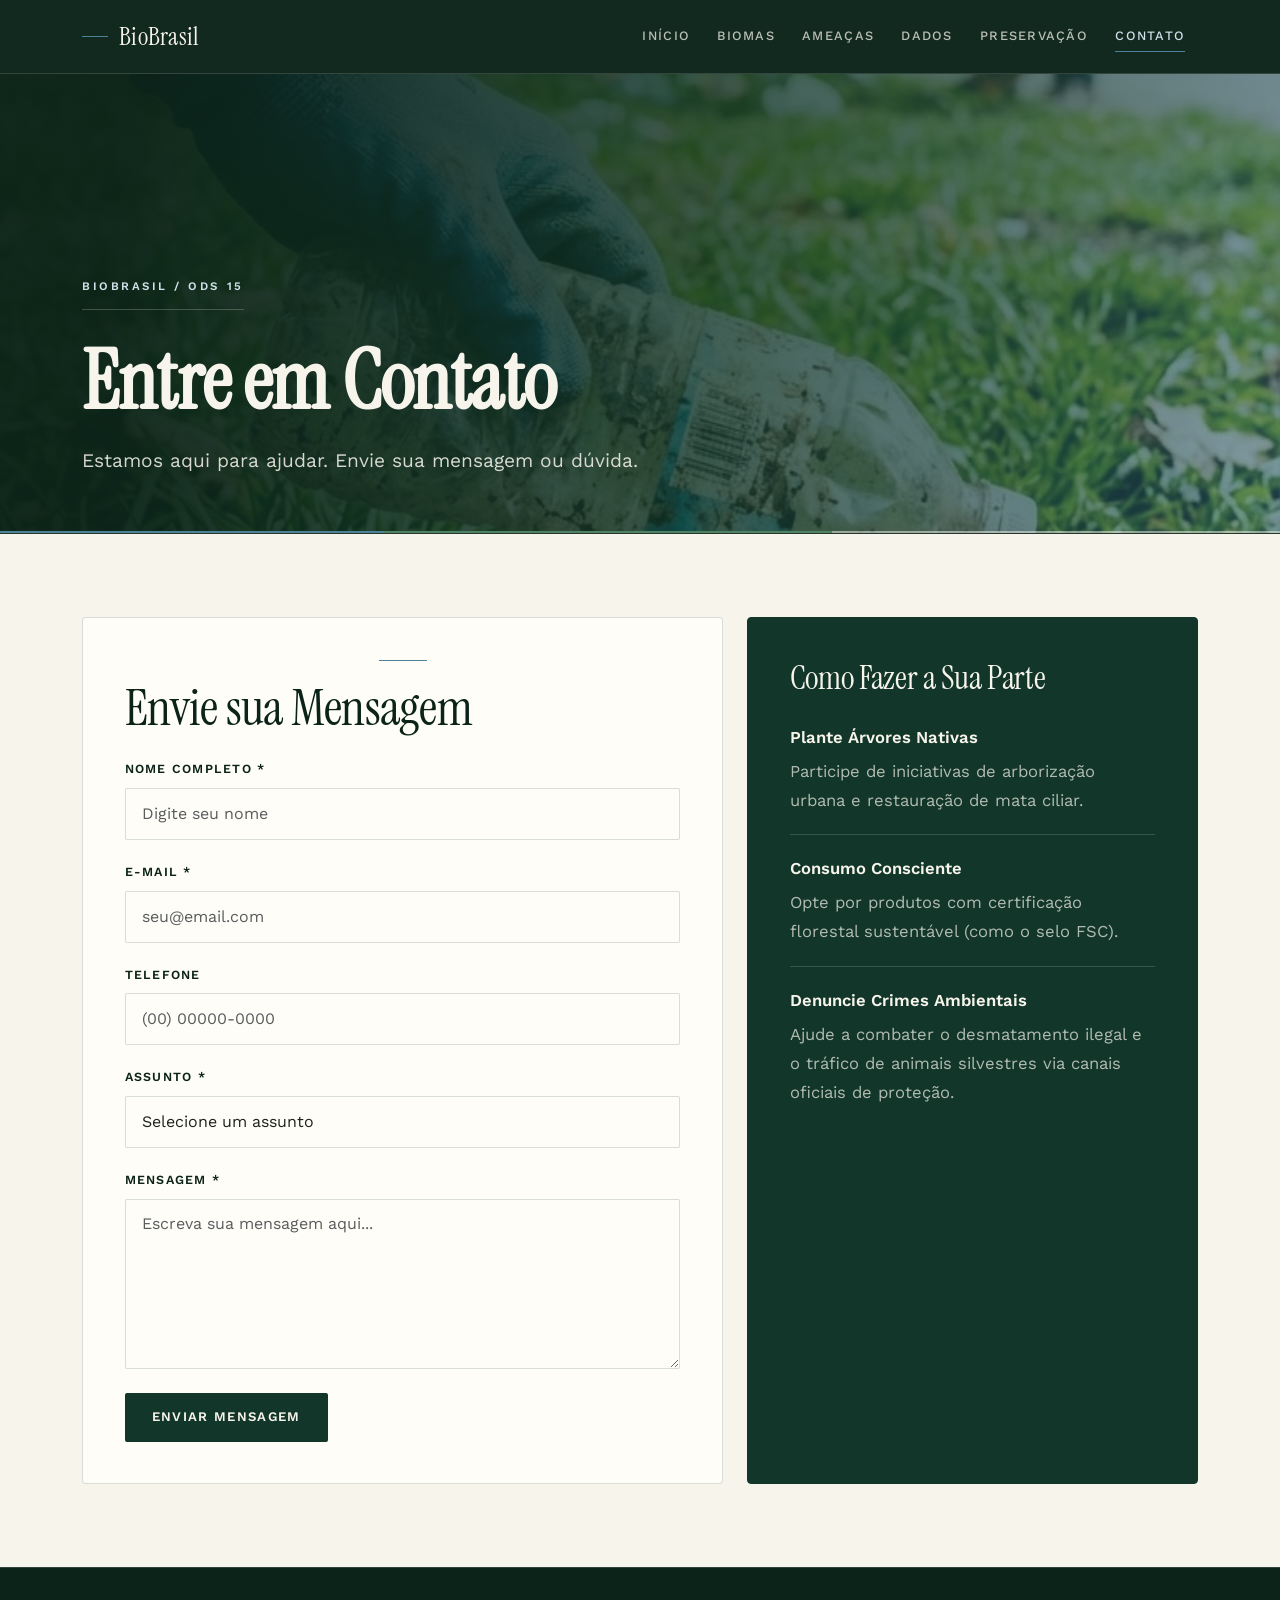
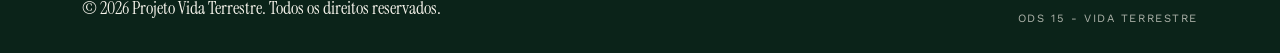
<file: contato.html>
<!DOCTYPE html>
<html lang="pt-BR">
<head>
    <meta charset="UTF-8">
    <meta name="viewport" content="width=device-width, initial-scale=1.0">
    <meta name="description" content="Entre em contato com o projeto educacional BioBrasil sobre ODS 15 e biodiversidade.">
    <title>Contato | BioBrasil</title>
        <link rel="shortcut icon" href="img/favicon.png">
    <link href="bootstrap-5.3.8-dist/css/bootstrap.css" rel="stylesheet">
    <link rel="preconnect" href="https://fonts.googleapis.com">
    <link rel="preconnect" href="https://fonts.gstatic.com" crossorigin>
    <link href="https://fonts.googleapis.com/css2?family=Poppins:wght@300;400;500;600;700&display=swap" rel="stylesheet">
    <link href="https://fonts.googleapis.com/css2?family=Bebas+Neue&display=swap" rel="stylesheet">
    <link href="https://fonts.googleapis.com/css2?family=Instrument+Serif:ital@0;1&family=Work+Sans:wght@300;400;500;600;700&display=swap" rel="stylesheet">
    <link href="https://fonts.cdnfonts.com/css/surprisedmonkey" rel="stylesheet">
    <link href="https://fonts.cdnfonts.com/css/barlow" rel="stylesheet">
    <link rel="stylesheet" href="https://cdnjs.cloudflare.com/ajax/libs/font-awesome/6.5.0/css/all.min.css">
    <link rel="stylesheet" href="css/inicio.css">
</head>
<body data-page="contato">
    <header>
      <nav class="navbar navbar-expand-lg navbar-dark fixed-top">
    <div class="container">
      <a class="navbar-brand fw-bold" href="index.html">BioBrasil</a>
      <button class="navbar-toggler" type="button" data-bs-toggle="collapse" data-bs-target="#navbarNav"
              aria-controls="navbarNav" aria-expanded="false" aria-label="Toggle navigation">
        <span class="navbar-toggler-icon"></span>
      </button>
      <div class="collapse navbar-collapse justify-content-end" id="navbarNav">
        <ul class="navbar-nav">
          <li class="nav-item"><a class="nav-link" href="index.html">Início</a></li>
          <li class="nav-item"><a class="nav-link" href="biomas.html">Biomas</a></li>
          <li class="nav-item"><a class="nav-link" href="ameacas.html">Ameaças</a></li>
          <li class="nav-item"><a class="nav-link" href="dados.html">Dados</a></li>
          <li class="nav-item"><a class="nav-link" href="preservacao.html">Preservação</a></li>
          <li class="nav-item"><a class="nav-link" href="contato.html">Contato</a></li>
        </ul>
      </div>
    </div>
  </nav>
    </header>
    <section class="banner-section">
        <div class="container">
            <div class="row">
                <div class="col-12 text-center text-white">
                    <h1 class="display-3 fw-bold mb-4">Entre em Contato</h1>
                    <p class="subtitulo fs-4">Estamos aqui para ajudar. Envie sua mensagem ou dúvida.</p>
                </div>
            </div>
        </div>
    </section>

    <section class="contact-section">
        <div class="container">
            <div class="row">
                <div class="col-lg-7">
                    <div class="contact-card">
                        <h2>Envie sua Mensagem</h2>
                        <form class="formulario-contato" id="formularioContato" action="https://formsubmit.co/arturmiguel9890@gmail.com"
                            method="post">
                            <div class="mb-3">
                                <label for="name" class="form-label">Nome Completo *</label>
                                <input type="text" class="form-control" id="name" name="name" required
                                    placeholder="Digite seu nome">
                            </div>

                            <div class="mb-3">
                                <label for="email" class="form-label">E-mail *</label>
                                <input type="email" class="form-control" id="email" name="email" required
                                    placeholder="seu@email.com">
                            </div>

                            <div class="mb-3">
                                <label for="phone" class="form-label">Telefone</label>
                                <input type="tel" class="form-control" id="phone" name="phone"
                                    placeholder="(00) 00000-0000">
                            </div>

                            <div class="mb-3">
                                <label for="subject" class="form-label">Assunto *</label>
                                <select class="form-select" id="subject" name="subject" required>
                                    <option value="">Selecione um assunto</option>
                                    <option value="duvida">Dúvida sobre biomas</option>
                                    <option value="ajuda">Preciso de ajuda</option>
                                    <option value="informacao">Informações sobre o projeto</option>
                                    <option value="sugestao">Sugestão</option>
                                    <option value="outro">Outro</option>
                                </select>
                            </div>

                            <div class="mb-4">
                                <label for="message" class="form-label">Mensagem *</label>
                                <textarea class="form-control" id="message" name="message" rows="6" required
                                    placeholder="Escreva sua mensagem aqui..."></textarea>
                            </div>

                            <!-- Botão submit sem precisar de onclick inline -->
                            <button type="submit" class="btn btn-submit">Enviar Mensagem</button>
                        </form>
                    </div>
                </div>

                <div class="col-lg-5">
                    <div class="info-card">
                        <h3>Como Fazer a Sua Parte</h3>
                        <div class="info-item">
                            <strong>Plante Árvores Nativas</strong>
                            <p>Participe de iniciativas de arborização urbana e restauração de mata ciliar.</p>
                        </div>
                        <div class="info-item">
                            <strong>Consumo Consciente</strong>
                            <p>Opte por produtos com certificação florestal sustentável (como o selo FSC).</p>
                        </div>
                        <div class="info-item">
                            <strong>Denuncie Crimes Ambientais</strong>
                            <p>Ajude a combater o desmatamento ilegal e o tráfico de animais silvestres via canais
                                oficiais de proteção.</p>
                        </div>
                    </div>
                </div>
            </div>
        </div>
    </section>

 <footer class="py-4">

        <div class="container">

            <p class="mb-1">
                &copy; 2026 Projeto Vida Terrestre.
                Todos os direitos reservados.
            </p>

            <small>
                ODS 15 - Vida Terrestre
            </small>

        </div>

    </footer>

    <script src="bootstrap-5.3.8-dist/js/bootstrap.bundle.js"></script>
    <script src="inicio.js"></script>
</body>

</html>
</file>
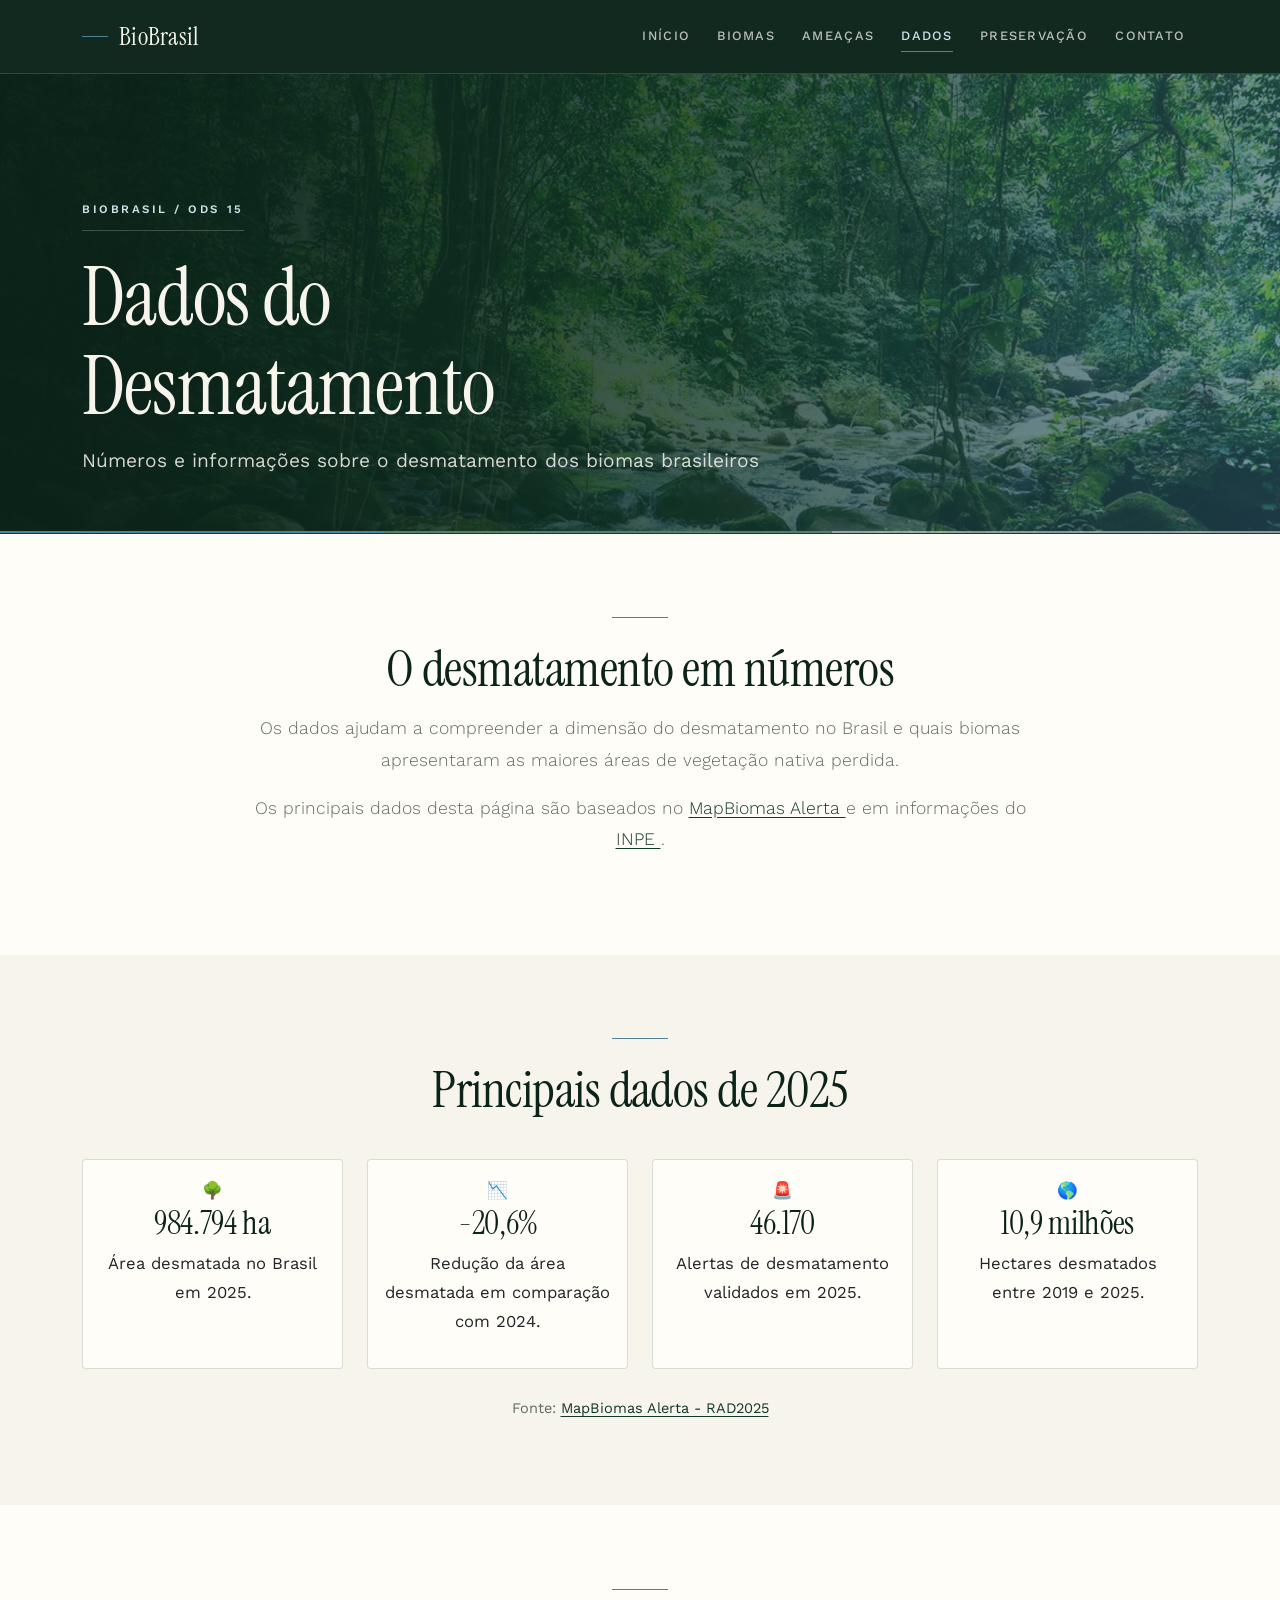
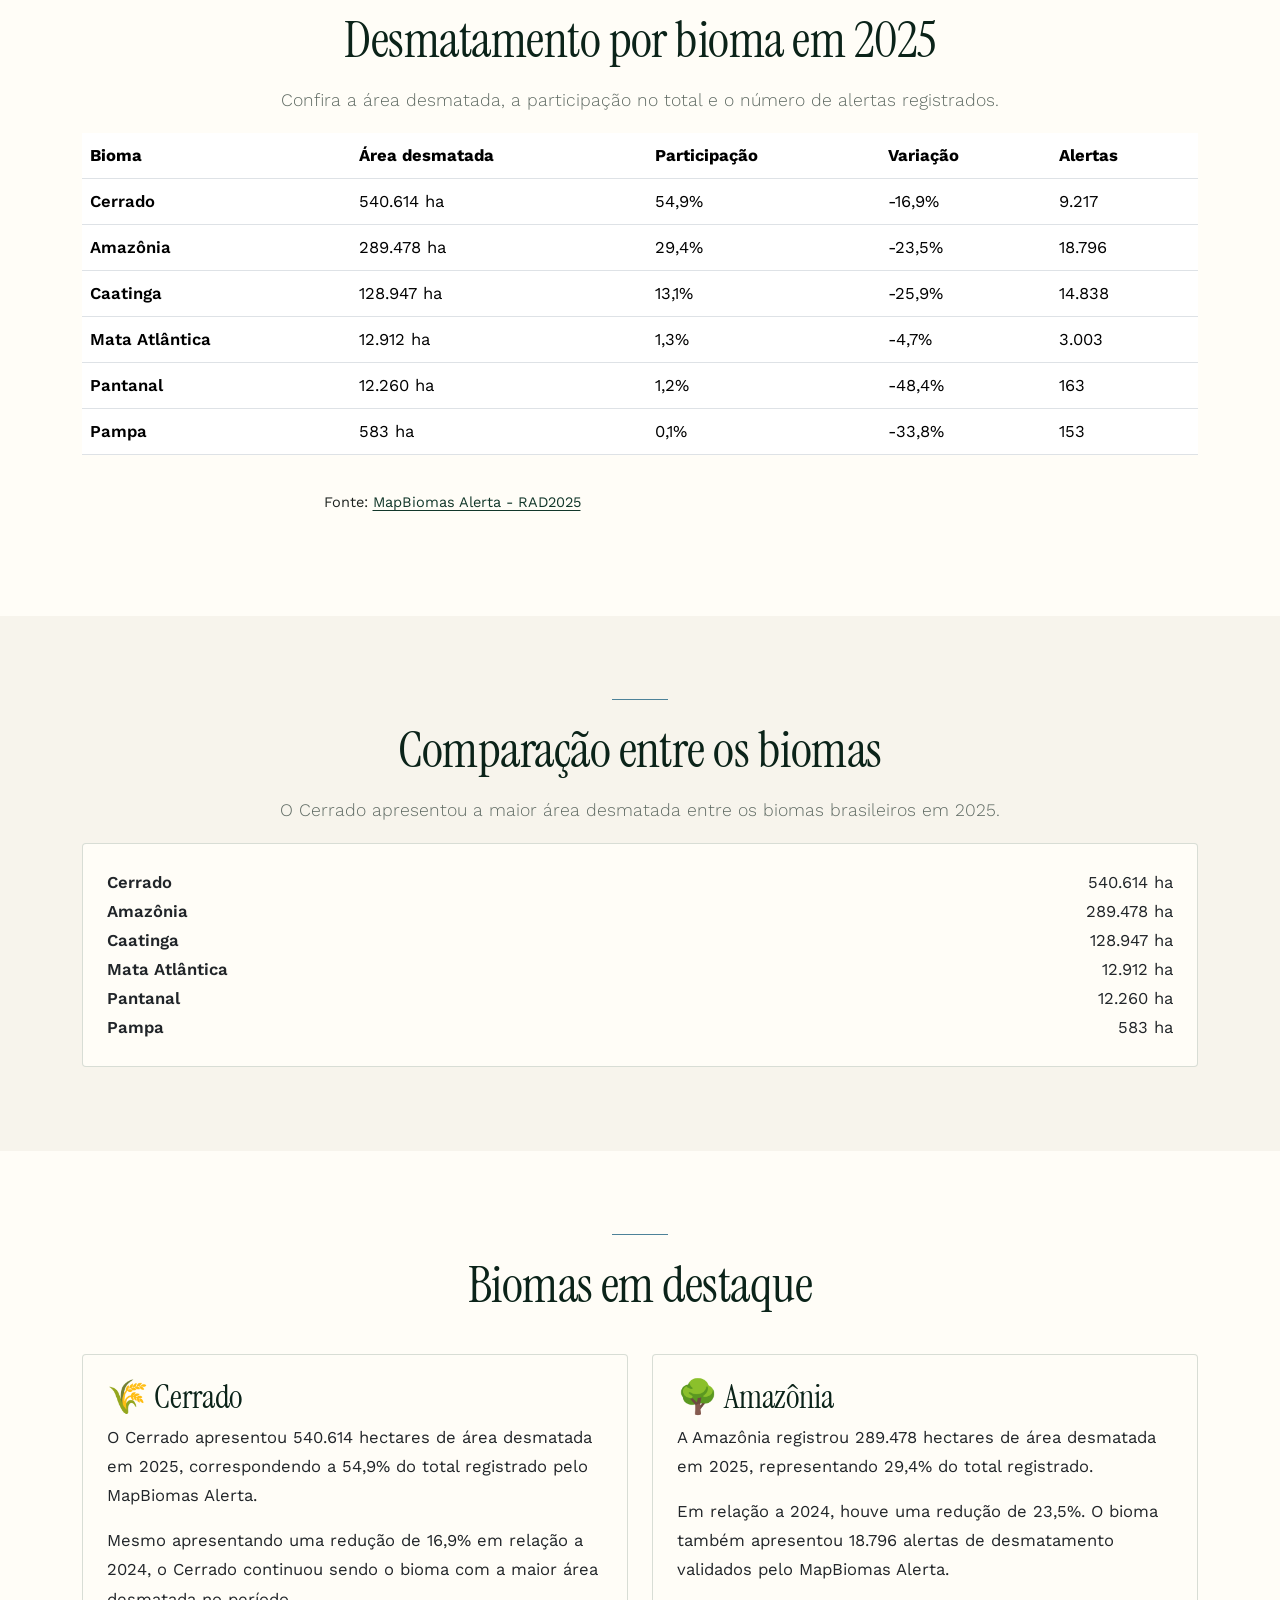
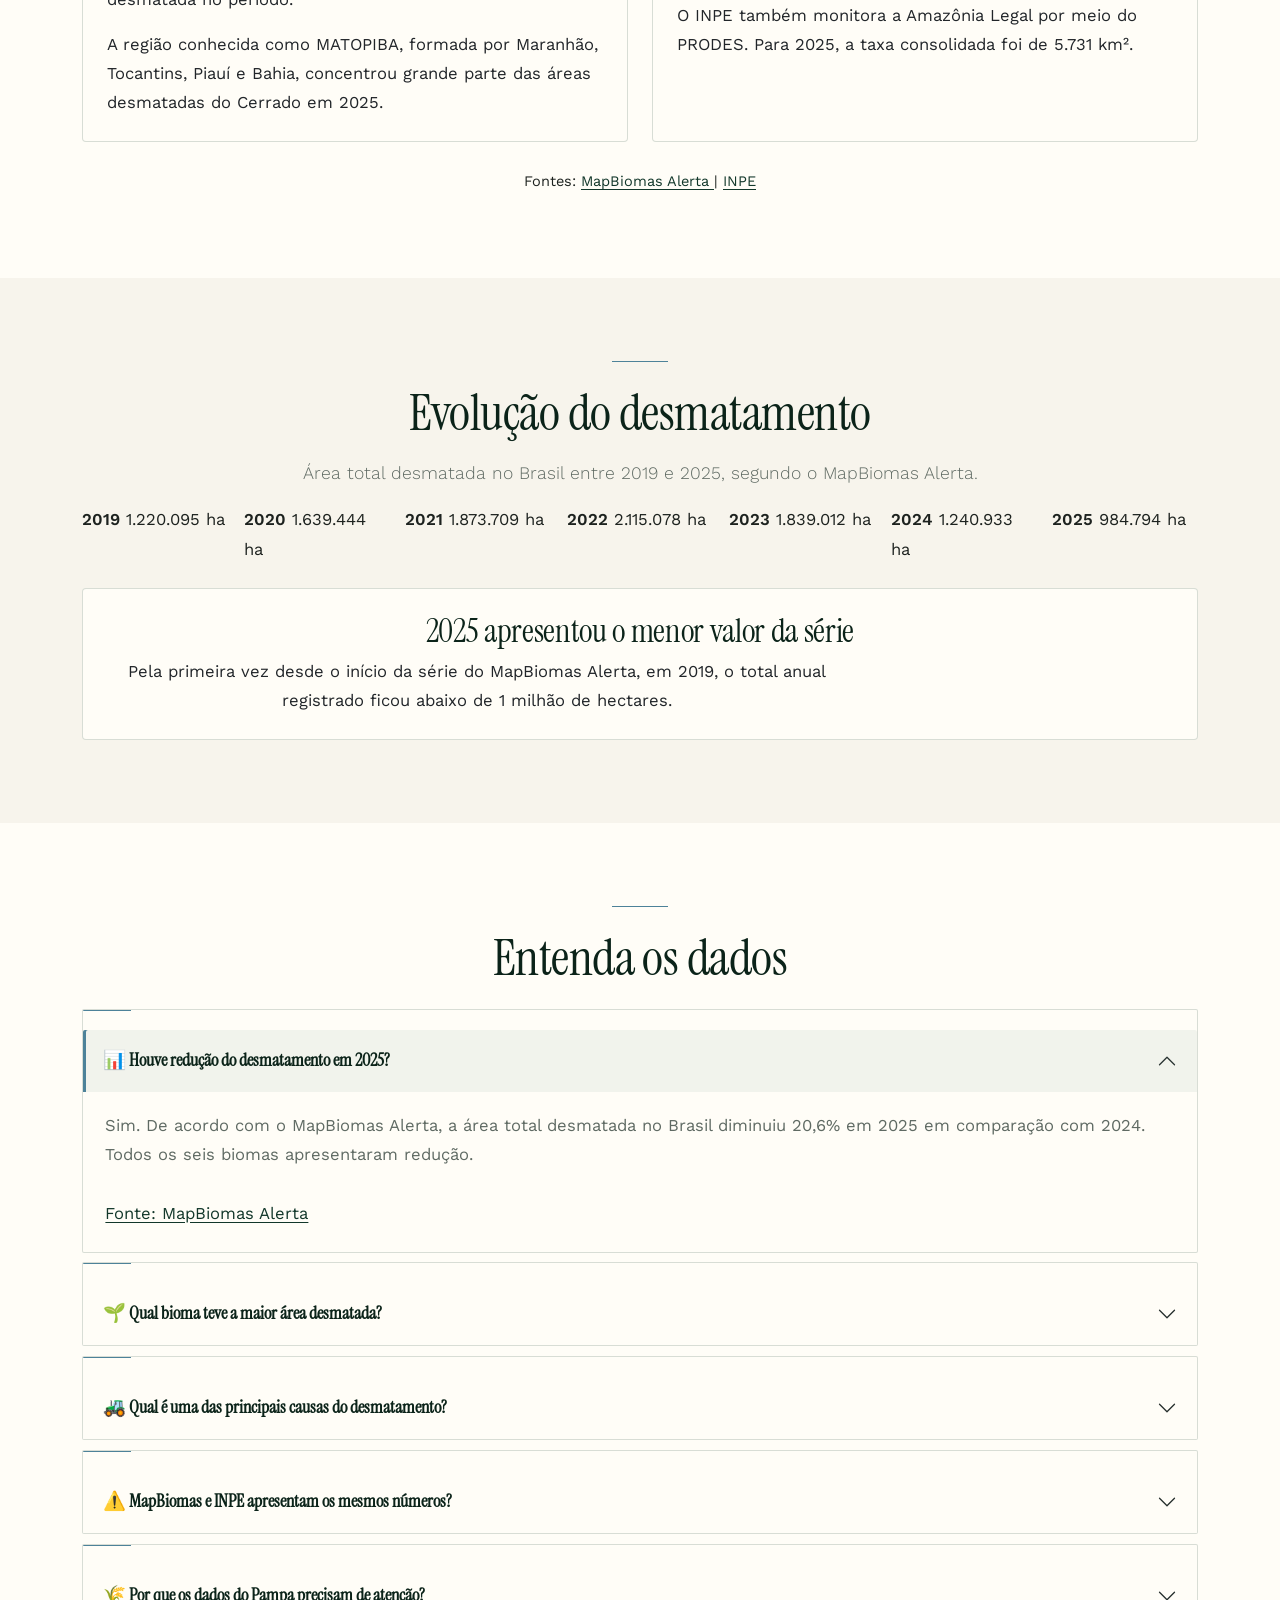
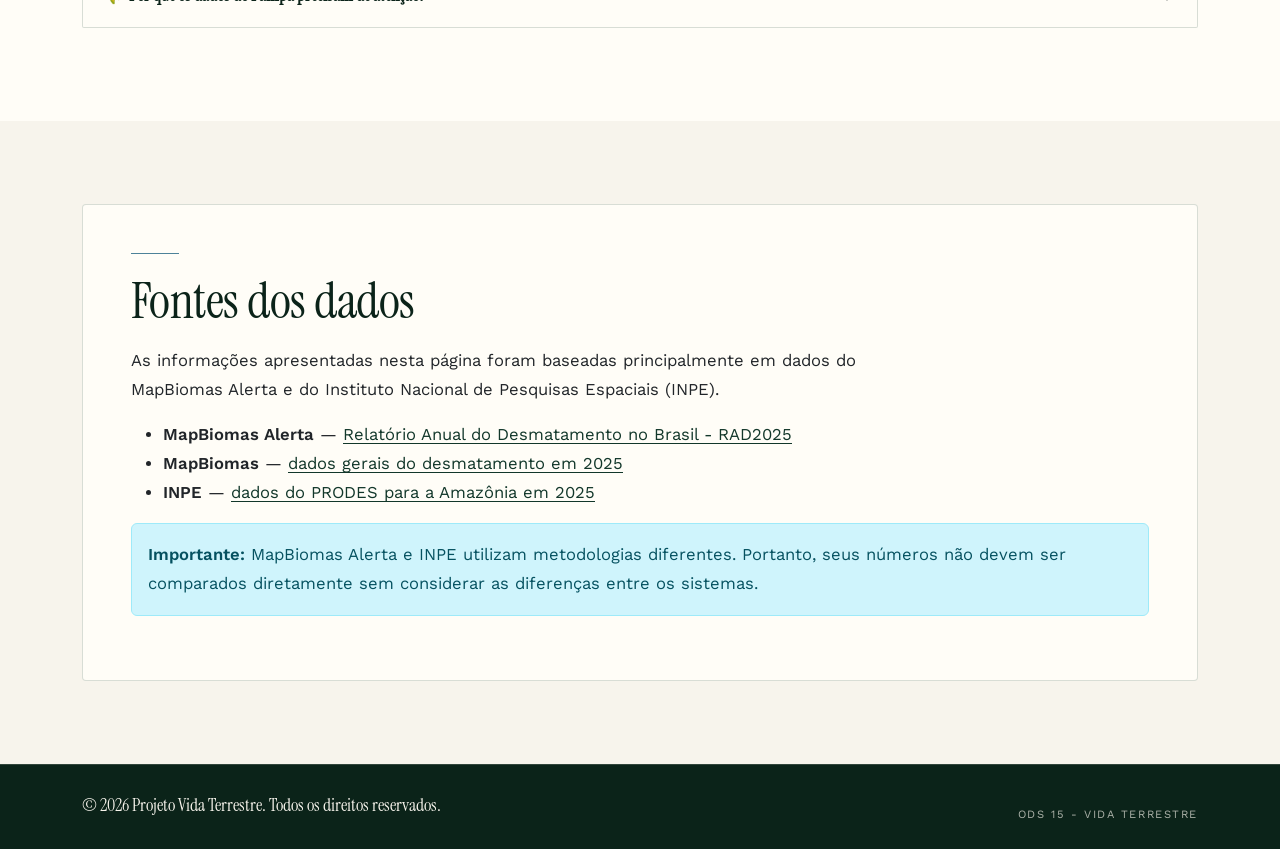
<file: dados.html>
<!DOCTYPE html>
<html lang="pt-BR">

<head>
    <meta charset="UTF-8">
    <meta name="viewport" content="width=device-width, initial-scale=1.0">
    <meta name="description" content="Dados e informações sobre o desmatamento nos seis biomas brasileiros em 2025.">
    <title>Dados do Desmatamento | BioBrasil</title>

    <link rel="shortcut icon" href="img/favicon.png">
    <link href="bootstrap-5.3.8-dist/css/bootstrap.css" rel="stylesheet">

    <link rel="preconnect" href="https://fonts.googleapis.com">
    <link rel="preconnect" href="https://fonts.gstatic.com" crossorigin>

    <link href="https://fonts.googleapis.com/css2?family=Poppins:wght@300;400;500;600;700&display=swap" rel="stylesheet">
    <link href="https://fonts.googleapis.com/css2?family=Bebas+Neue&display=swap" rel="stylesheet">
    <link href="https://fonts.googleapis.com/css2?family=Instrument+Serif:ital@0;1&family=Work+Sans:wght@300;400;500;600;700&display=swap" rel="stylesheet">
    <link href="https://fonts.cdnfonts.com/css/surprisedmonkey" rel="stylesheet">
    <link href="https://fonts.cdnfonts.com/css/barlow" rel="stylesheet">

    <link rel="stylesheet" href="https://cdnjs.cloudflare.com/ajax/libs/font-awesome/6.5.0/css/all.min.css">
    <link rel="stylesheet" href="css/inicio.css">
</head>

<body data-page="dados">

    <header>
        <nav class="navbar navbar-expand-lg navbar-dark fixed-top">
            <div class="container">

                <a class="navbar-brand fw-bold" href="index.html">
                    BioBrasil
                </a>

                <button class="navbar-toggler" type="button" data-bs-toggle="collapse"
                    data-bs-target="#navbarNav" aria-controls="navbarNav"
                    aria-expanded="false" aria-label="Abrir menu">
                    <span class="navbar-toggler-icon"></span>
                </button>

                <div class="collapse navbar-collapse justify-content-end" id="navbarNav">
                    <ul class="navbar-nav">
                        <li class="nav-item">
                            <a class="nav-link" href="index.html">Início</a>
                        </li>

                        <li class="nav-item">
                            <a class="nav-link" href="biomas.html">Biomas</a>
                        </li>

                        <li class="nav-item">
                            <a class="nav-link" href="ameacas.html">Ameaças</a>
                        </li>

                        <li class="nav-item">
                            <a class="nav-link active" href="dados.html">Dados</a>
                        </li>

                        <li class="nav-item">
                            <a class="nav-link" href="preservacao.html">Preservação</a>
                        </li>

                        <li class="nav-item">
                            <a class="nav-link" href="contato.html">Contato</a>
                        </li>
                    </ul>
                </div>

            </div>
        </nav>
    </header>

    <section class="dados-banner">
        <div class="container">
            <h1>Dados do Desmatamento</h1>

            <p class="subtitulo">
                Números e informações sobre o desmatamento dos biomas brasileiros
            </p>
        </div>
    </section>

    <main>

        <section class="py-5">
            <div class="container">

                <h2 class="text-center">
                    O desmatamento em números
                </h2>

                <p class="lead text-center">
                    Os dados ajudam a compreender a dimensão do desmatamento no Brasil
                    e quais biomas apresentaram as maiores áreas de vegetação nativa perdida.
                </p>

                <p class="lead text-center text-muted mt-3">
                    Os principais dados desta página são baseados no
                    <a href="https://alerta.mapbiomas.org/relatorio/" target="_blank">
                        MapBiomas Alerta
                    </a>
                    e em informações do
                    <a href="https://www.gov.br/inpe/pt-br" target="_blank">
                        INPE
                    </a>.
                </p>

            </div>
        </section>

        <section class="py-5 section-light">
            <div class="container">

                <h2 class="text-center">
                    Principais dados de 2025
                </h2>

                <div class="row g-4 mt-2">

                    <div class="col-md-6 col-lg-3">
                        <div class="card dado-card h-100 shadow-sm">
                            <div class="card-body text-center">

                                <div class="dado-icone">
                                    🌳
                                </div>

                                <h3>
                                    984.794 ha
                                </h3>

                                <p>
                                    Área desmatada no Brasil em 2025.
                                </p>

                            </div>
                        </div>
                    </div>

                    <div class="col-md-6 col-lg-3">
                        <div class="card dado-card h-100 shadow-sm">
                            <div class="card-body text-center">

                                <div class="dado-icone">
                                    📉
                                </div>

                                <h3>
                                    -20,6%
                                </h3>

                                <p>
                                    Redução da área desmatada em comparação com 2024.
                                </p>

                            </div>
                        </div>
                    </div>

                    <div class="col-md-6 col-lg-3">
                        <div class="card dado-card h-100 shadow-sm">
                            <div class="card-body text-center">

                                <div class="dado-icone">
                                    🚨
                                </div>

                                <h3>
                                    46.170
                                </h3>

                                <p>
                                    Alertas de desmatamento validados em 2025.
                                </p>

                            </div>
                        </div>
                    </div>

                    <div class="col-md-6 col-lg-3">
                        <div class="card dado-card h-100 shadow-sm">
                            <div class="card-body text-center">

                                <div class="dado-icone">
                                    🌎
                                </div>

                                <h3>
                                    10,9 milhões
                                </h3>

                                <p>
                                    Hectares desmatados entre 2019 e 2025.
                                </p>

                            </div>
                        </div>
                    </div>

                </div>

                <div class="text-center mt-4">
                    <small class="text-muted">
                        Fonte:
                        <a href="https://alerta.mapbiomas.org/2026/05/28/desmatamento-caiu-em-todos-os-biomas-brasileiros-em-2024-2/"
                            target="_blank">
                            MapBiomas Alerta - RAD2025
                        </a>
                    </small>
                </div>

            </div>
        </section>

        <section class="py-5">
            <div class="container">

                <h2 class="text-center">
                    Desmatamento por bioma em 2025
                </h2>

                <p class="text-center lead">
                    Confira a área desmatada, a participação no total e o número de alertas registrados.
                </p>

                <div class="table-responsive tabela-dados">

                    <table class="table table-hover align-middle">

                        <thead>
                            <tr>
                                <th>Bioma</th>
                                <th>Área desmatada</th>
                                <th>Participação</th>
                                <th>Variação</th>
                                <th>Alertas</th>
                            </tr>
                        </thead>

                        <tbody>

                            <tr>
                                <td>
                                    <strong>Cerrado</strong>
                                </td>

                                <td>
                                    540.614 ha
                                </td>

                                <td>
                                    54,9%
                                </td>

                                <td class="queda">
                                    -16,9%
                                </td>

                                <td>
                                    9.217
                                </td>
                            </tr>

                            <tr>
                                <td>
                                    <strong>Amazônia</strong>
                                </td>

                                <td>
                                    289.478 ha
                                </td>

                                <td>
                                    29,4%
                                </td>

                                <td class="queda">
                                    -23,5%
                                </td>

                                <td>
                                    18.796
                                </td>
                            </tr>

                            <tr>
                                <td>
                                    <strong>Caatinga</strong>
                                </td>

                                <td>
                                    128.947 ha
                                </td>

                                <td>
                                    13,1%
                                </td>

                                <td class="queda">
                                    -25,9%
                                </td>

                                <td>
                                    14.838
                                </td>
                            </tr>

                            <tr>
                                <td>
                                    <strong>Mata Atlântica</strong>
                                </td>

                                <td>
                                    12.912 ha
                                </td>

                                <td>
                                    1,3%
                                </td>

                                <td class="queda">
                                    -4,7%
                                </td>

                                <td>
                                    3.003
                                </td>
                            </tr>

                            <tr>
                                <td>
                                    <strong>Pantanal</strong>
                                </td>

                                <td>
                                    12.260 ha
                                </td>

                                <td>
                                    1,2%
                                </td>

                                <td class="queda">
                                    -48,4%
                                </td>

                                <td>
                                    163
                                </td>
                            </tr>

                            <tr>
                                <td>
                                    <strong>Pampa</strong>
                                </td>

                                <td>
                                    583 ha
                                </td>

                                <td>
                                    0,1%
                                </td>

                                <td class="queda">
                                    -33,8%
                                </td>

                                <td>
                                    153
                                </td>
                            </tr>

                        </tbody>

                    </table>

                </div>

                <p class="text-center mt-3">
                    <small>
                        Fonte:
                        <a href="https://alerta.mapbiomas.org/relatorio/" target="_blank">
                            MapBiomas Alerta - RAD2025
                        </a>
                    </small>
                </p>

            </div>
        </section>

        <section class="py-5 section-light">
            <div class="container">

                <h2 class="text-center">
                    Comparação entre os biomas
                </h2>

                <p class="text-center lead">
                    O Cerrado apresentou a maior área desmatada entre os biomas brasileiros
                    em 2025.
                </p>

                <div class="card shadow-sm border-0">

                    <div class="card-body p-4">

                        <div class="barra-item">

                            <div class="d-flex justify-content-between">
                                <strong>Cerrado</strong>
                                <span>540.614 ha</span>
                            </div>

                            <div class="barra-dados">
                                <span style="width: 100%;"></span>
                            </div>

                        </div>

                        <div class="barra-item">

                            <div class="d-flex justify-content-between">
                                <strong>Amazônia</strong>
                                <span>289.478 ha</span>
                            </div>

                            <div class="barra-dados">
                                <span style="width: 53.6%;"></span>
                            </div>

                        </div>

                        <div class="barra-item">

                            <div class="d-flex justify-content-between">
                                <strong>Caatinga</strong>
                                <span>128.947 ha</span>
                            </div>

                            <div class="barra-dados">
                                <span style="width: 23.9%;"></span>
                            </div>

                        </div>

                        <div class="barra-item">

                            <div class="d-flex justify-content-between">
                                <strong>Mata Atlântica</strong>
                                <span>12.912 ha</span>
                            </div>

                            <div class="barra-dados">
                                <span style="width: 2.4%;"></span>
                            </div>

                        </div>

                        <div class="barra-item">

                            <div class="d-flex justify-content-between">
                                <strong>Pantanal</strong>
                                <span>12.260 ha</span>
                            </div>

                            <div class="barra-dados">
                                <span style="width: 2.3%;"></span>
                            </div>

                        </div>

                        <div class="barra-item mb-0">

                            <div class="d-flex justify-content-between">
                                <strong>Pampa</strong>
                                <span>583 ha</span>
                            </div>

                            <div class="barra-dados">
                                <span style="width: 0.2%;"></span>
                            </div>

                        </div>

                    </div>

                </div>

            </div>
        </section>

        <section class="py-5">
            <div class="container">

                <h2 class="text-center">
                    Biomas em destaque
                </h2>

                <div class="row g-4 mt-2">

                    <div class="col-lg-6">
                        <div class="card h-100 shadow-sm">

                            <div class="card-body p-4">

                                <h3>
                                    🌾 Cerrado
                                </h3>

                                <p>
                                    O Cerrado apresentou 540.614 hectares de área desmatada
                                    em 2025, correspondendo a 54,9% do total registrado pelo
                                    MapBiomas Alerta.
                                </p>

                                <p>
                                    Mesmo apresentando uma redução de 16,9% em relação a 2024,
                                    o Cerrado continuou sendo o bioma com a maior área desmatada
                                    no período.
                                </p>

                                <p class="mb-0">
                                    A região conhecida como MATOPIBA, formada por Maranhão,
                                    Tocantins, Piauí e Bahia, concentrou grande parte das áreas
                                    desmatadas do Cerrado em 2025.
                                </p>

                            </div>

                        </div>
                    </div>

                    <div class="col-lg-6">
                        <div class="card h-100 shadow-sm">

                            <div class="card-body p-4">

                                <h3>
                                    🌳 Amazônia
                                </h3>

                                <p>
                                    A Amazônia registrou 289.478 hectares de área desmatada
                                    em 2025, representando 29,4% do total registrado.
                                </p>

                                <p>
                                    Em relação a 2024, houve uma redução de 23,5%.
                                    O bioma também apresentou 18.796 alertas de desmatamento
                                    validados pelo MapBiomas Alerta.
                                </p>

                                <p class="mb-0">
                                    O INPE também monitora a Amazônia Legal por meio do PRODES.
                                    Para 2025, a taxa consolidada foi de 5.731 km².
                                </p>

                            </div>

                        </div>
                    </div>

                </div>

                <div class="text-center mt-4">
                    <small>
                        Fontes:
                        <a href="https://alerta.mapbiomas.org/relatorio/" target="_blank">
                            MapBiomas Alerta
                        </a>
                        |
                        <a href="https://www.gov.br/inpe/pt-br/assuntos/ultimas-noticias/sistema-do-inpe-aponta-5-731-km2-de-desmatamento-na-amazonia-em-2025"
                            target="_blank">
                            INPE
                        </a>
                    </small>
                </div>

            </div>
        </section>

        <section class="py-5 section-light">
            <div class="container">

                <h2 class="text-center">
                    Evolução do desmatamento
                </h2>

                <p class="text-center lead">
                    Área total desmatada no Brasil entre 2019 e 2025, segundo o MapBiomas Alerta.
                </p>

                <div class="row g-3">

                    <div class="col-6 col-md-4 col-lg">
                        <div class="ano-dado">
                            <strong>2019</strong>
                            <span>1.220.095 ha</span>
                        </div>
                    </div>

                    <div class="col-6 col-md-4 col-lg">
                        <div class="ano-dado">
                            <strong>2020</strong>
                            <span>1.639.444 ha</span>
                        </div>
                    </div>

                    <div class="col-6 col-md-4 col-lg">
                        <div class="ano-dado">
                            <strong>2021</strong>
                            <span>1.873.709 ha</span>
                        </div>
                    </div>

                    <div class="col-6 col-md-4 col-lg">
                        <div class="ano-dado">
                            <strong>2022</strong>
                            <span>2.115.078 ha</span>
                        </div>
                    </div>

                    <div class="col-6 col-md-4 col-lg">
                        <div class="ano-dado">
                            <strong>2023</strong>
                            <span>1.839.012 ha</span>
                        </div>
                    </div>

                    <div class="col-6 col-md-4 col-lg">
                        <div class="ano-dado">
                            <strong>2024</strong>
                            <span>1.240.933 ha</span>
                        </div>
                    </div>

                    <div class="col-12 col-lg">
                        <div class="ano-dado destaque-ano">
                            <strong>2025</strong>
                            <span>984.794 ha</span>
                        </div>
                    </div>

                </div>

                <div class="card border-0 shadow-sm mt-4">

                    <div class="card-body text-center p-4">

                        <h3>
                            2025 apresentou o menor valor da série
                        </h3>

                        <p class="mb-0">
                            Pela primeira vez desde o início da série do MapBiomas Alerta,
                            em 2019, o total anual registrado ficou abaixo de 1 milhão de hectares.
                        </p>

                    </div>

                </div>

            </div>
        </section>

        <section class="py-5">
            <div class="container">

                <h2 class="text-center">
                    Entenda os dados
                </h2>

                <div class="accordion mt-4" id="accordionDados">

                    <div class="accordion-item">

                        <h2 class="accordion-header" id="headingDados1">

                            <button class="accordion-button" type="button"
                                data-bs-toggle="collapse"
                                data-bs-target="#collapseDados1"
                                aria-expanded="true"
                                aria-controls="collapseDados1">

                                📊 Houve redução do desmatamento em 2025?

                            </button>

                        </h2>

                        <div id="collapseDados1"
                            class="accordion-collapse collapse show"
                            aria-labelledby="headingDados1"
                            data-bs-parent="#accordionDados">

                            <div class="accordion-body">

                                Sim. De acordo com o MapBiomas Alerta, a área total
                                desmatada no Brasil diminuiu 20,6% em 2025 em comparação
                                com 2024. Todos os seis biomas apresentaram redução.

                                <br><br>

                                <a href="https://alerta.mapbiomas.org/2026/05/28/desmatamento-caiu-em-todos-os-biomas-brasileiros-em-2024-2/"
                                    target="_blank">
                                    Fonte: MapBiomas Alerta
                                </a>

                            </div>

                        </div>

                    </div>

                    <div class="accordion-item">

                        <h2 class="accordion-header" id="headingDados2">

                            <button class="accordion-button collapsed"
                                type="button"
                                data-bs-toggle="collapse"
                                data-bs-target="#collapseDados2"
                                aria-expanded="false"
                                aria-controls="collapseDados2">

                                🌱 Qual bioma teve a maior área desmatada?

                            </button>

                        </h2>

                        <div id="collapseDados2"
                            class="accordion-collapse collapse"
                            aria-labelledby="headingDados2"
                            data-bs-parent="#accordionDados">

                            <div class="accordion-body">

                                O Cerrado apresentou a maior área desmatada em 2025,
                                com 540.614 hectares. Esse valor corresponde a 54,9%
                                de todo o desmatamento registrado pelo MapBiomas Alerta
                                no Brasil naquele ano.

                                <br><br>

                                <a href="https://alerta.mapbiomas.org/relatorio/"
                                    target="_blank">
                                    Fonte: MapBiomas Alerta
                                </a>

                            </div>

                        </div>

                    </div>

                    <div class="accordion-item">

                        <h2 class="accordion-header" id="headingDados3">

                            <button class="accordion-button collapsed"
                                type="button"
                                data-bs-toggle="collapse"
                                data-bs-target="#collapseDados3"
                                aria-expanded="false"
                                aria-controls="collapseDados3">

                                🚜 Qual é uma das principais causas do desmatamento?

                            </button>

                        </h2>

                        <div id="collapseDados3"
                            class="accordion-collapse collapse"
                            aria-labelledby="headingDados3"
                            data-bs-parent="#accordionDados">

                            <div class="accordion-body">

                                A agropecuária aparece entre os principais vetores
                                associados à perda de vegetação nativa. A expansão de
                                áreas destinadas à produção agropecuária está relacionada
                                a uma parte importante da conversão da vegetação nativa.

                                <br><br>

                                <a href="https://alerta.mapbiomas.org/relatorio/"
                                    target="_blank">
                                    Fonte: MapBiomas Alerta - RAD2025
                                </a>

                            </div>

                        </div>

                    </div>

                    <div class="accordion-item">

                        <h2 class="accordion-header" id="headingDados4">

                            <button class="accordion-button collapsed"
                                type="button"
                                data-bs-toggle="collapse"
                                data-bs-target="#collapseDados4"
                                aria-expanded="false"
                                aria-controls="collapseDados4">

                                ⚠️ MapBiomas e INPE apresentam os mesmos números?

                            </button>

                        </h2>

                        <div id="collapseDados4"
                            class="accordion-collapse collapse"
                            aria-labelledby="headingDados4"
                            data-bs-parent="#accordionDados">

                            <div class="accordion-body">

                                Não. Os sistemas possuem metodologias, períodos,
                                áreas de análise e critérios diferentes. Por isso,
                                seus resultados devem ser utilizados como informações
                                complementares e não como números que podem ser somados
                                diretamente.

                                <br><br>

                                <a href="https://alerta.mapbiomas.org/relatorio/"
                                    target="_blank">
                                    Fonte: MapBiomas Alerta
                                </a>

                                <br>

                                <a href="https://www.gov.br/inpe/pt-br"
                                    target="_blank">
                                    Fonte: INPE
                                </a>

                            </div>

                        </div>

                    </div>

                    <div class="accordion-item">

                        <h2 class="accordion-header" id="headingDados5">

                            <button class="accordion-button collapsed"
                                type="button"
                                data-bs-toggle="collapse"
                                data-bs-target="#collapseDados5"
                                aria-expanded="false"
                                aria-controls="collapseDados5">

                                🌾 Por que os dados do Pampa precisam de atenção?

                            </button>

                        </h2>

                        <div id="collapseDados5"
                            class="accordion-collapse collapse"
                            aria-labelledby="headingDados5"
                            data-bs-parent="#accordionDados">

                            <div class="accordion-body">

                                O Pampa apresentou 583 hectares de desmatamento em 2025.
                                Porém, os dados do monitoramento precisam ser analisados
                                considerando as características da vegetação campestre
                                do bioma e os critérios utilizados para a detecção.

                                <br><br>

                                <a href="https://alerta.mapbiomas.org/relatorio/"
                                    target="_blank">
                                    Fonte: MapBiomas Alerta - RAD2025
                                </a>

                            </div>

                        </div>

                    </div>

                </div>

            </div>
        </section>

        <section class="py-5 section-light">
            <div class="container">

                <div class="card shadow-sm border-0">

                    <div class="card-body p-4 p-lg-5">

                        <h2>
                            Fontes dos dados
                        </h2>

                        <p>
                            As informações apresentadas nesta página foram baseadas
                            principalmente em dados do MapBiomas Alerta e do Instituto
                            Nacional de Pesquisas Espaciais (INPE).
                        </p>

                        <ul>

                            <li>
                                <strong>MapBiomas Alerta</strong> —
                                <a href="https://alerta.mapbiomas.org/relatorio/" target="_blank">
                                    Relatório Anual do Desmatamento no Brasil - RAD2025
                                </a>
                            </li>

                            <li>
                                <strong>MapBiomas</strong> —
                                <a href="https://alerta.mapbiomas.org/2026/05/28/desmatamento-caiu-em-todos-os-biomas-brasileiros-em-2024-2/"
                                    target="_blank">
                                    dados gerais do desmatamento em 2025
                                </a>
                            </li>

                            <li>
                                <strong>INPE</strong> —
                                <a href="https://www.gov.br/inpe/pt-br/assuntos/ultimas-noticias/sistema-do-inpe-aponta-5-731-km2-de-desmatamento-na-amazonia-em-2025"
                                    target="_blank">
                                    dados do PRODES para a Amazônia em 2025
                                </a>
                            </li>

                        </ul>

                        <div class="alert alert-info">

                            <strong>Importante:</strong>
                            MapBiomas Alerta e INPE utilizam metodologias diferentes.
                            Portanto, seus números não devem ser comparados diretamente
                            sem considerar as diferenças entre os sistemas.

                        </div>

                    </div>

                </div>

            </div>
        </section>

    </main>

    <footer class="py-4">

        <div class="container">

            <p class="mb-1">
                &copy; 2026 Projeto Vida Terrestre.
                Todos os direitos reservados.
            </p>

            <small>
                ODS 15 - Vida Terrestre
            </small>

        </div>

    </footer>

    <script src="bootstrap-5.3.8-dist/js/bootstrap.bundle.js"></script>
    <script src="inicio.js"></script>

</body>

</html>
</file>
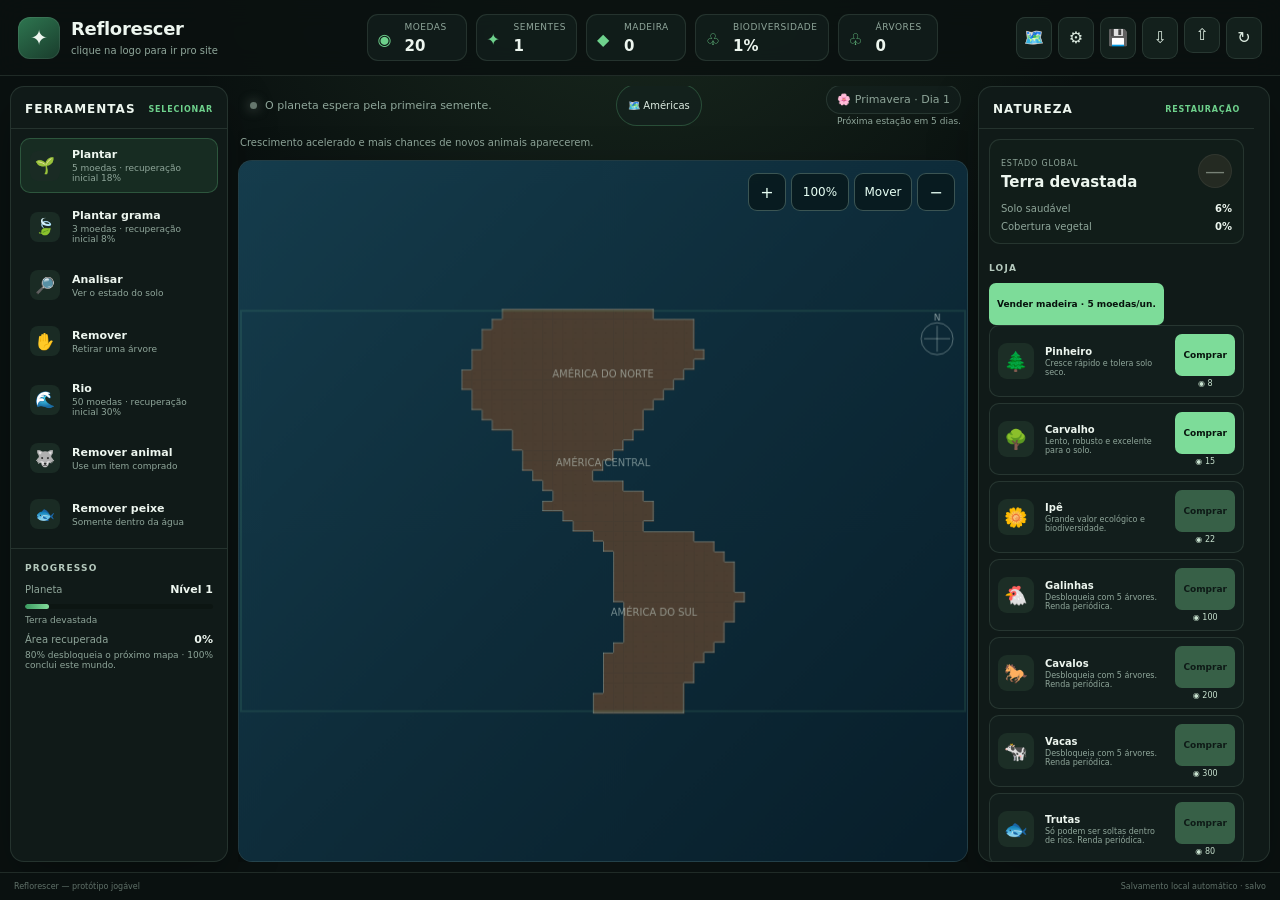
<file: jogo.html>
<!DOCTYPE html>
<html lang="pt-BR">
<head>
  <meta charset="UTF-8">
  <meta name="viewport" content="width=device-width, initial-scale=1.0">
  <title>Reflorescer</title>
  <link rel="stylesheet" href="css/style.css">
  <link rel="stylesheet" href="css/ui.css">
  <link rel="stylesheet" href="css/animations.css">
  <link rel="stylesheet" href="css/responsive.css">
  <link rel="shortcut icon" href="img/favicon.jogo.png" type="image/x-icon">
</head>
<body>
  <div id="app">
    <header class="topbar">
      <a href="index.html" class="brand" style="text-decoration: none; color: inherit;">
        <div class="brand-mark">✦</div>
        <div>
          <h1>Reflorescer</h1>
          <span>clique na logo para ir pro site</span>
        </div>
      </a>

      <div class="stats" aria-label="Recursos do planeta">
        <div class="stat"><span class="icon">◉</span><span class="label">Moedas</span><strong id="coinsValue">0</strong></div>
        <div class="stat"><span class="icon">✦</span><span class="label">Sementes</span><strong id="seedsValue">1</strong></div>
        <div class="stat"><span class="icon">◆</span><span class="label">Madeira</span><strong id="woodValue">0</strong></div>
        <div class="stat bio-stat"><span class="icon">♧</span><span class="label">Biodiversidade</span><strong id="bioValue">0%</strong></div>
        <div class="stat"><span class="icon">♧</span><span class="label">Árvores</span><strong id="treesValue">0</strong></div>
      </div>

      <div class="top-actions">
        <button class="icon-button" id="mapsButton" title="Mapas e continentes">🗺️</button>
        <button class="icon-button" id="settingsButton" title="Configurações · Acessibilidade e controles">⚙</button>
        <button class="icon-button" id="saveButton" title="Salvar">💾</button>
        <button class="icon-button" id="exportButton" title="Exportar save">⇩</button>
        <label class="icon-button file-button" title="Importar save">⇧<input id="importInput" type="file" accept=".json,application/json"></label>
        <button class="icon-button danger" id="resetButton" title="Resetar mundo">↻</button>
      </div>
    </header>

    <main class="game-layout">
      <aside class="panel left-panel">
        <div class="panel-title">
          <span>Ferramentas</span>
          <small>SELECIONAR</small>
        </div>

        <div class="tool-list">
          <button class="tool active" data-tool="plant"><span>🌱</span><div><b>Plantar</b><small>5 moedas · recuperação inicial 18%</small></div></button>
          <button class="tool" data-tool="grass"><span>🍃</span><div><b>Plantar grama</b><small>3 moedas · recuperação inicial 8%</small></div></button>
          <button class="tool" data-tool="inspect"><span>🔎</span><div><b>Analisar</b><small>Ver o estado do solo</small></div></button>
          <button class="tool" data-tool="remove"><span>✋</span><div><b>Remover</b><small>Retirar uma árvore</small></div></button>
          <button class="tool" data-tool="river"><span>🌊</span><div><b>Rio</b><small>50 moedas · recuperação inicial 30%</small></div></button>
          <button class="tool" data-tool="animal"><span>🐺</span><div><b>Remover animal</b><small>Use um item comprado</small></div></button>
          <button class="tool" data-tool="fish"><span>🐟</span><div><b>Remover peixe</b><small>Somente dentro da água</small></div></button>
        </div>

        <div class="side-section">
          <div class="section-heading">Progresso</div>
          <div class="planet-level">
            <div class="level-line"><span>Planeta</span><strong id="planetLevelText">Nível 1</strong></div>
            <div class="progress"><i id="planetProgress"></i></div>
            <p id="planetStage">Terra devastada</p>
          </div>
          <div class="level-line" style="margin-top:8px;"><span>Área recuperada</span><strong id="recoveredMetric">0%</strong></div>
          <p style="margin:4px 0 0;color:var(--muted);font-size:9px;">80% desbloqueia o próximo mapa · 100% conclui este mundo.</p>
        </div>

      </aside>

      <section class="world-wrap">
        <div class="world-toolbar">
          <div class="world-status">
            <span class="status-dot"></span>
            <span id="worldMessage">O planeta espera pela primeira semente.</span>
          </div>
          <button class="map-chip" id="mapChip" title="Abrir seleção de mapas">🗺️ Américas</button>
          <div class="season-block">
            <div class="season-pill" id="seasonPill">☀️ Verão · Dia 1</div>
            <small id="nextSeasonText">Próxima estação em 5 dias.</small>
          </div>
        </div>
        <div class="season-effects-row">
          <span id="seasonEffects">Ambiente mais seco, com maior risco de secas.</span>
          <span id="eventBanner" class="event-banner hidden"></span>
        </div>

        <div class="canvas-shell">
          <canvas id="worldCanvas" width="1152" height="648" aria-label="Mapa do planeta"></canvas>
          <div class="map-zoom-controls" aria-label="Controles de zoom do mapa">
            <button type="button" id="mapZoomIn" aria-label="Aumentar zoom" title="Aumentar zoom">+</button>
            <button type="button" id="mapZoomReset" aria-label="Restaurar zoom" title="Restaurar zoom">100%</button>
            <button type="button" id="mapPanToggle" aria-pressed="false" title="Mover mapa arrastando">Mover</button>
            <button type="button" id="mapZoomOut" aria-label="Diminuir zoom" title="Diminuir zoom">−</button>
          </div>
          <div class="toast-stack" id="toastStack"></div>
        </div>
      </section>

      <aside class="panel right-panel">
        <div class="panel-title">
          <span>Natureza</span>
          <small>RESTAURAÇÃO</small>
        </div>

        <section class="world-card">
          <div class="card-top">
            <div>
              <small>Estado global</small>
              <h2 id="worldCondition">Devastado</h2>
            </div>
            <div class="condition-orb" id="conditionOrb">·</div>
          </div>
          <div class="mini-metrics">
            <div><span>Solo saudável</span><strong id="soilMetric">4%</strong></div>
            <div><span>Cobertura vegetal</span><strong id="vegetationMetric">0%</strong></div>
          </div>
        </section>

        <section class="shop-section">
          <div class="section-heading">Loja</div>
          <button class="buy-button wood-sale" id="sellWoodButton">Vender madeira · 5 moedas/un.</button>
          <div id="shopList"></div>
        </section>

        <section class="selection-card" id="selectionCard">
          <div class="section-heading">Tile selecionado</div>
          <div class="empty-selection" id="emptySelection">
            <span>⌖</span>
            <p>Clique em um tile para analisar o terreno.</p>
          </div>
          <div id="selectionDetails" class="hidden"></div>
        </section>
      </aside>
    </main>

    <footer class="footer">
      <span>Reflorescer — protótipo jogável</span>
      <span>Salvamento local automático · <span id="saveStatus">salvo</span></span>
    </footer>
  </div>

  <div class="modal-overlay hidden" id="mapsOverlay">
    <div class="modal-card maps-modal">
      <div class="modal-title">
        <span>🗺️ Continentes e mapas</span>
        <button class="icon-button" id="mapsCloseButton">✕</button>
      </div>
      <p class="maps-intro">Escolha a região que deseja explorar. Novos continentes já estão preparados para futuras atualizações.</p>
      <div class="map-grid" id="mapList"></div>
    </div>
  </div>

  <div class="modal-overlay hidden" id="settingsOverlay">
    <div class="modal-card">
      <div class="modal-title">
        <span>Configurações · Acessibilidade e Controles</span>
        <button class="icon-button" id="settingsCloseButton">✕</button>
      </div>

      <div class="modal-section">
        <div class="section-heading">🖱️ Modo de compra</div>
        <label class="radio-option">
          <input type="radio" name="buyMode" value="click"> Clique para comprar — cada clique compra 1 unidade.
        </label>
        <label class="radio-option">
          <input type="radio" name="buyMode" value="hold"> Segurar para comprar — compra automática enquanto segura.
        </label>
        <label class="radio-option">
          <input type="radio" name="buyMode" value="continuous"> Compra contínua — compra rapidamente enquanto houver moedas.
        </label>
      </div>

      <div class="modal-section">
        <div class="section-heading">🌱 Modo de plantio</div>
        <label class="radio-option">
          <input type="radio" name="plantMode" value="click"> Clique para plantar — cada clique planta 1 unidade.
        </label>
        <label class="radio-option">
          <input type="radio" name="plantMode" value="hold"> Segurar para plantar — planta continuamente sobre a área.
        </label>
        <label class="radio-option">
          <input type="radio" name="plantMode" value="continuous"> Plantar continuamente — passe o mouse segurando para plantar em várias áreas.
        </label>
      </div>
    </div>
  </div>


  <div class="modal-overlay hidden" id="customWorldOverlay">
    <div class="modal-card custom-world-card">
      <div class="modal-title">
        <span>🌎 Criar mundo personalizado</span>
        <button class="icon-button" id="customWorldCloseButton">✕</button>
      </div>
      <p class="maps-intro">Você completou os 3 mapas. Escolha quantas áreas de plantio o novo mundo terá.</p>
      <div class="custom-world-options">
        <button class="buy-button custom-world-option" data-custom-areas="1">1 área</button>
        <button class="buy-button custom-world-option" data-custom-areas="2">2 áreas</button>
        <button class="buy-button custom-world-option" data-custom-areas="3">3 áreas</button>
      </div>
    </div>
  </div>

  <div class="achievement-overlay hidden" id="achievementOverlay" role="status" aria-live="polite">
    <div class="achievement-card">
      <div class="achievement-icon">🏆</div>
      <div class="achievement-copy">
        <small>CONQUISTA DESBLOQUEADA</small>
        <strong id="achievementTitle">Novo mapa</strong>
        <span id="achievementMessage">Um novo mapa está disponível.</span>
      </div>
    </div>
  </div>

  <div class="modal-overlay hidden" id="victoryOverlay">
    <div class="modal-card victory-card">
      <div class="modal-title">
        <span>🌍 Planeta recuperado!</span>
      </div>
      <p id="victoryDetail">80% da área foi recuperada.</p>
      <button class="buy-button" id="victoryCloseButton">Continuar cuidando do planeta</button>
    </div>
  </div>

  <script src="js/climate.js"></script>
  <script src="js/tree.js"></script>
  <script src="js/world.js"></script>
  <script src="js/player.js"></script>
  <script src="js/economy.js"></script>
  <script src="js/shop.js"></script>
  <script src="js/save.js"></script>
  <script src="js/missions.js"></script>
  <script src="js/achievements.js"></script>
  <script src="js/events.js"></script>
  <script src="js/animals.js"></script>
  <script src="js/fish.js"></script>
  <script src="js/research.js"></script>
  <script src="js/ui.js"></script>
  <script src="js/game.js"></script>
</body>
</html>
</file>
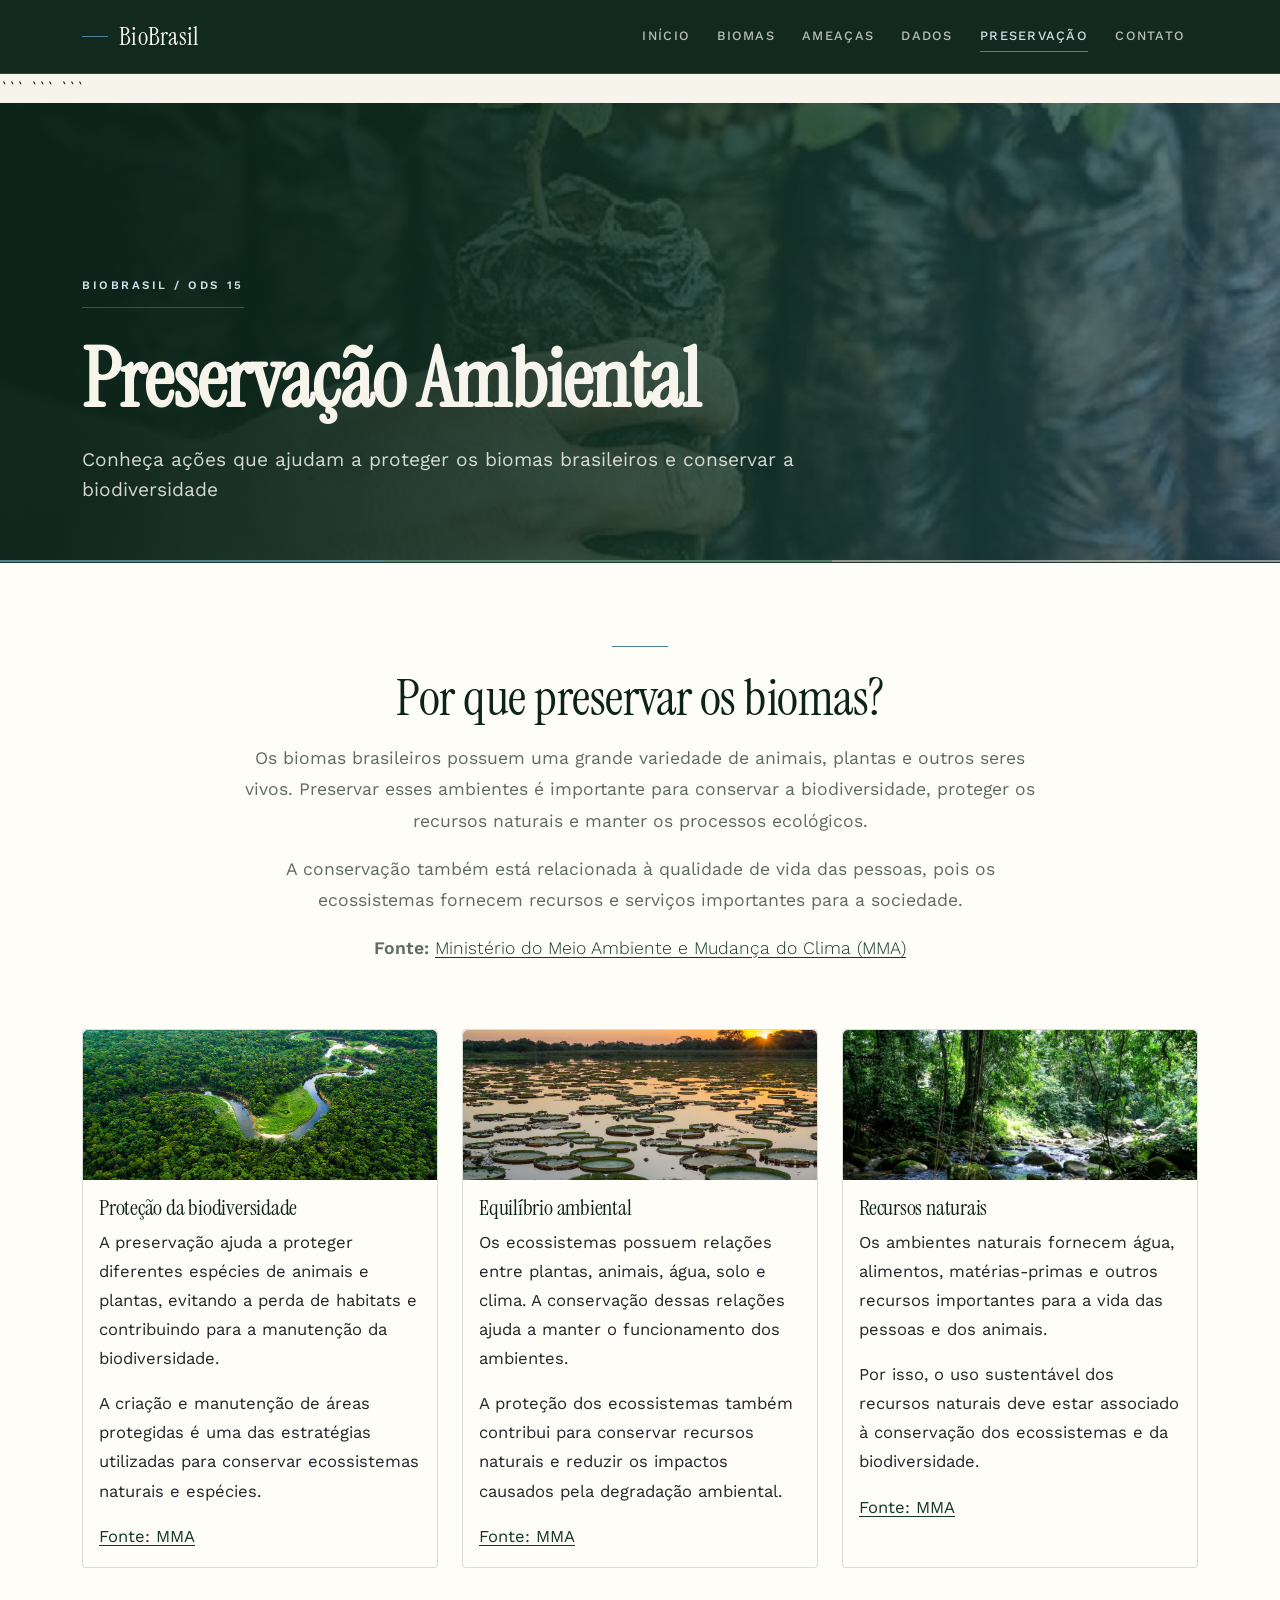
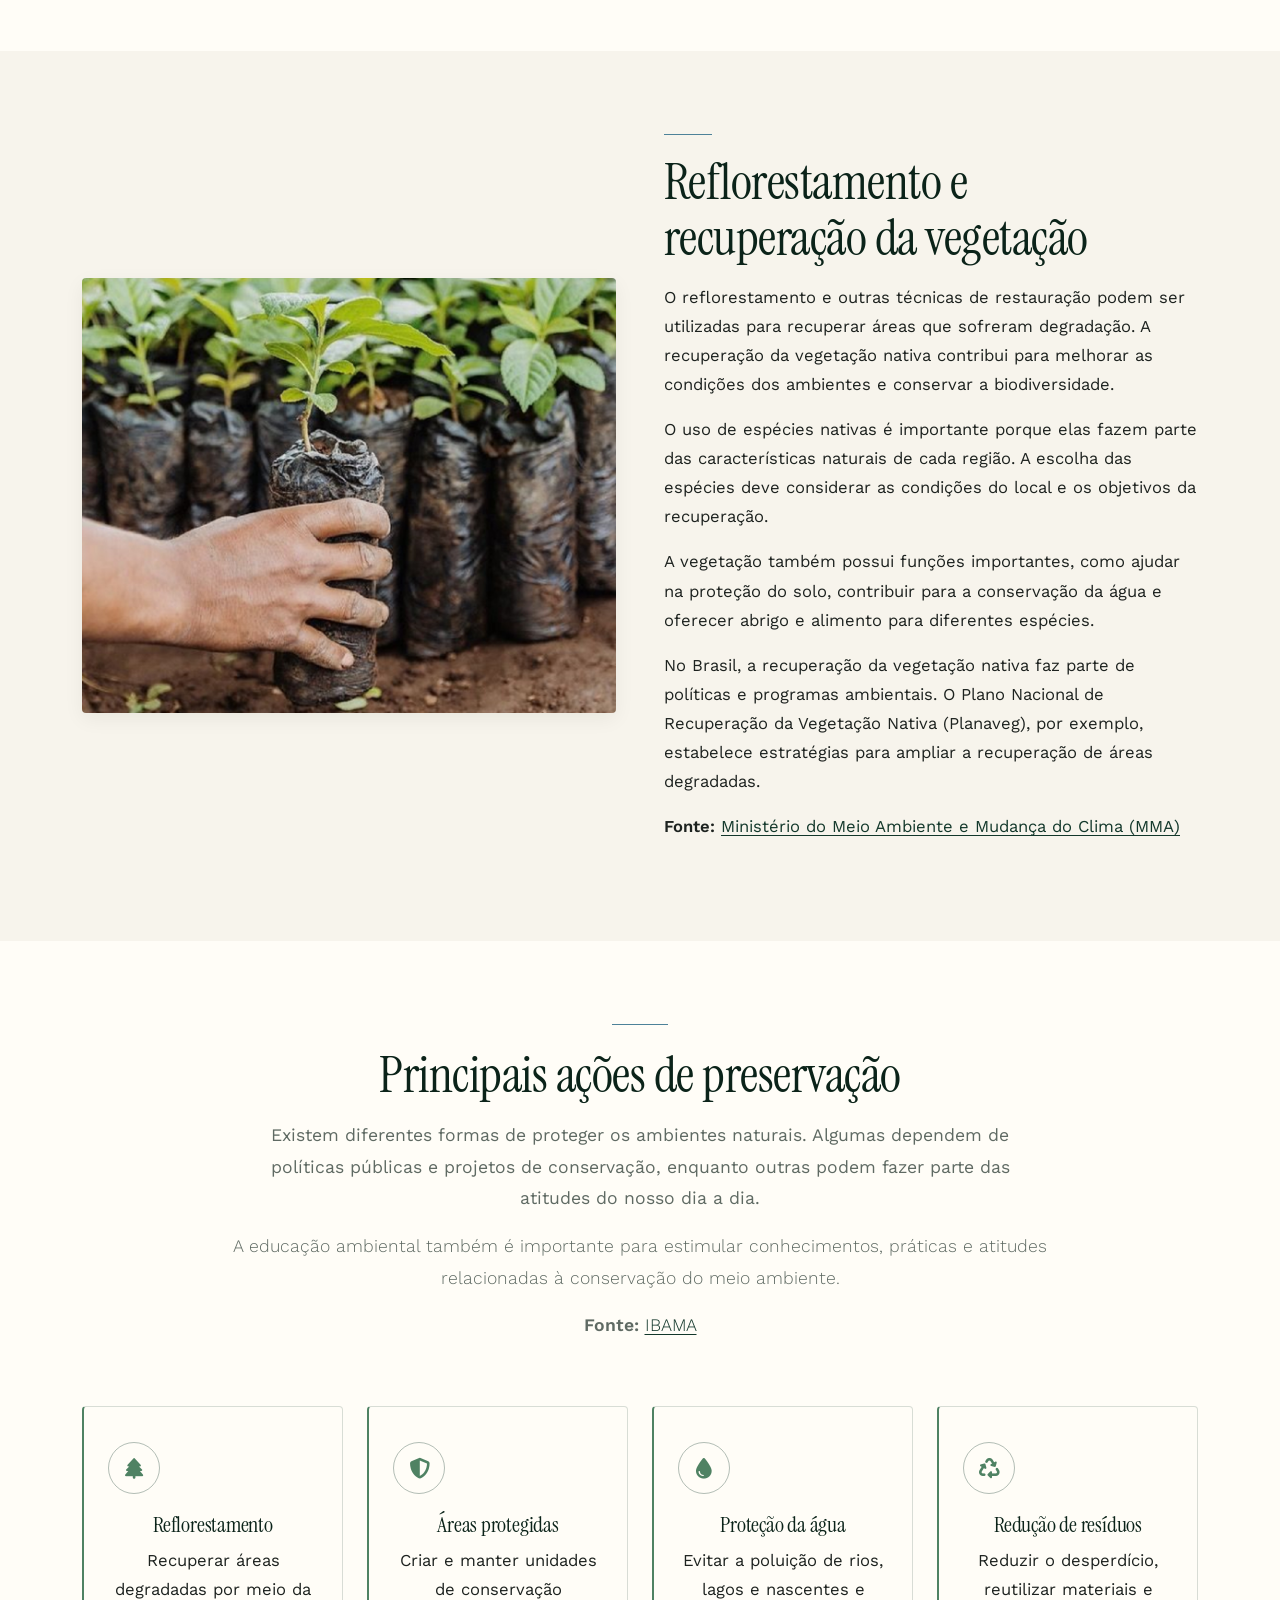
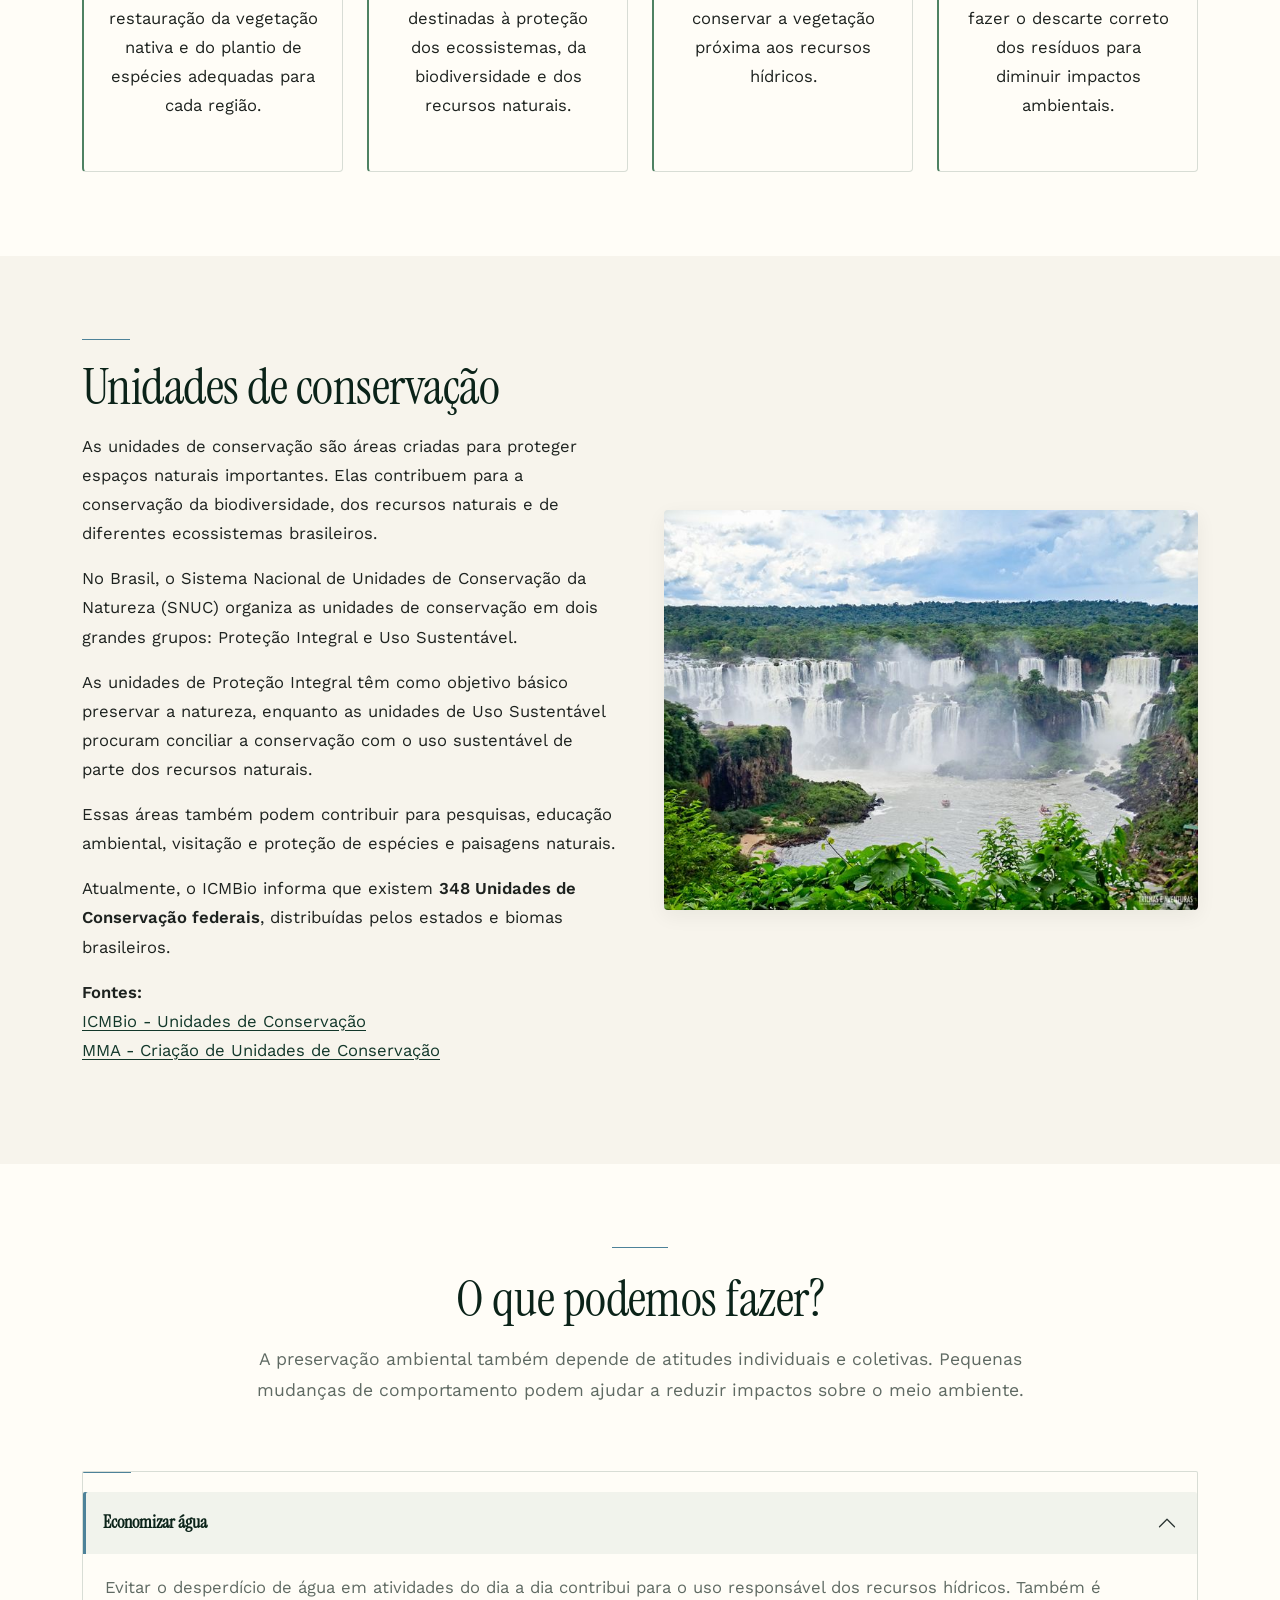
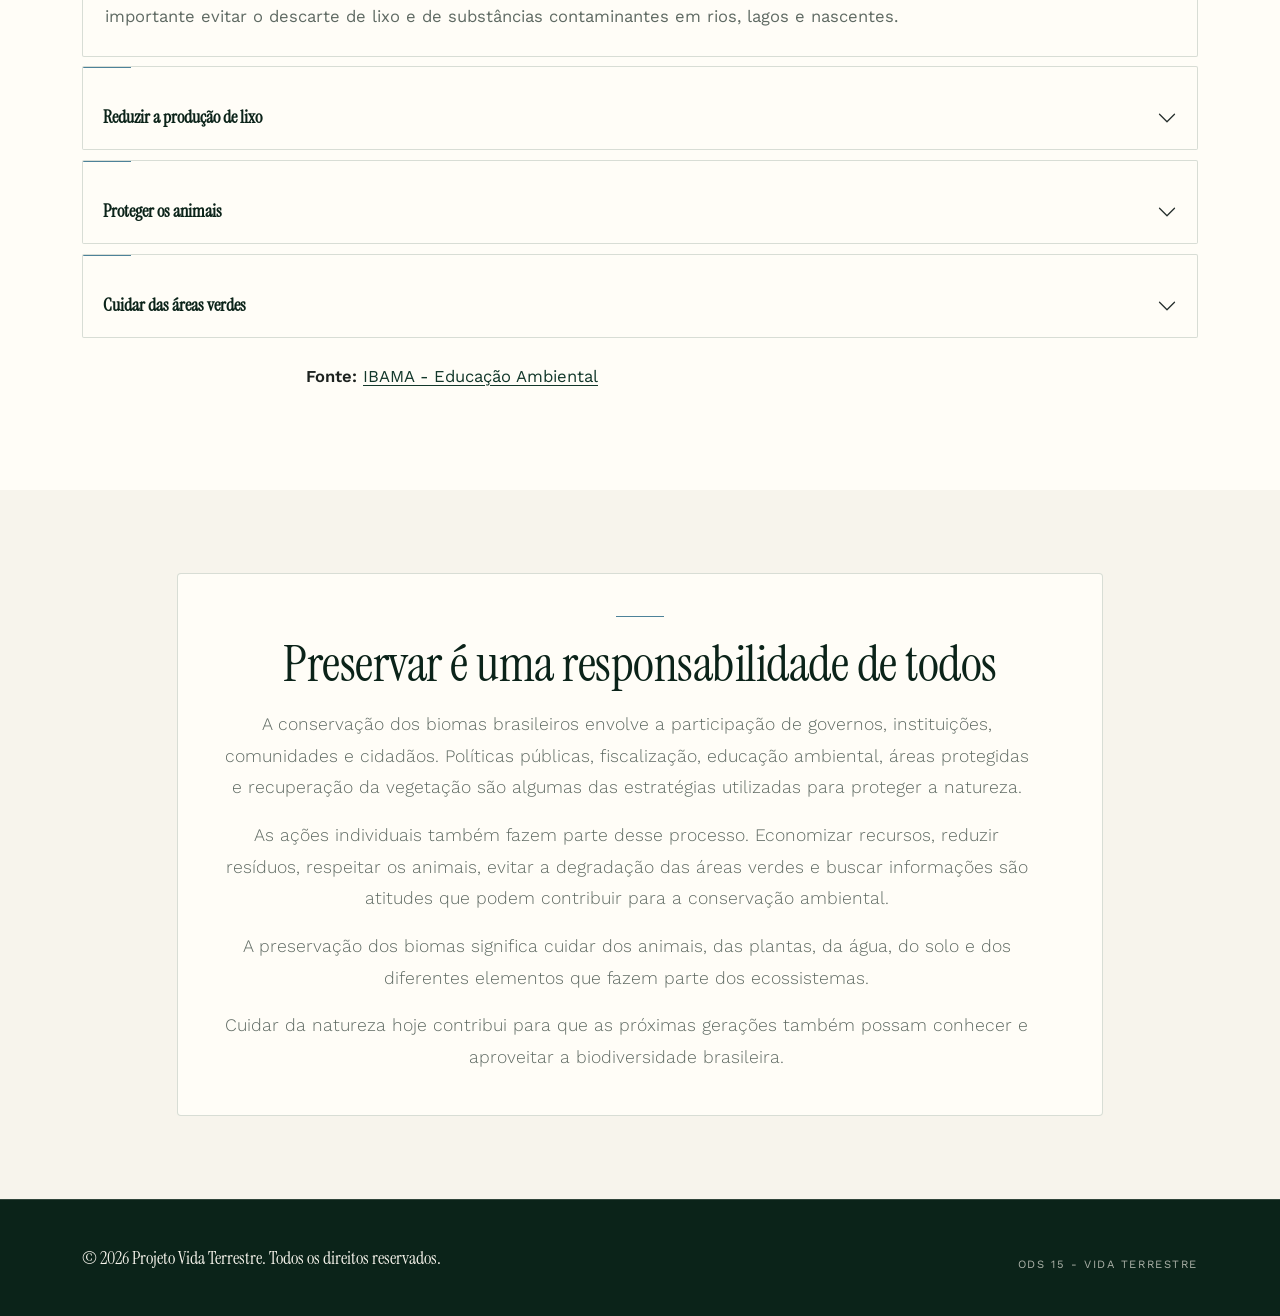
<file: preservacao.html>
<!DOCTYPE html>
<html lang="pt-BR">
<head>
    <meta charset="UTF-8">
    <meta name="viewport" content="width=device-width, initial-scale=1.0">
    <meta name="description" content="Ações para proteger os biomas brasileiros, conservar a biodiversidade e recuperar áreas degradadas.">
    <title>Preservação Ambiental | BioBrasil</title>

```
<link rel="shortcut icon" href="img/favicon.png">
<link href="bootstrap-5.3.8-dist/css/bootstrap.css" rel="stylesheet">

<link rel="preconnect" href="https://fonts.googleapis.com">
<link rel="preconnect" href="https://fonts.gstatic.com" crossorigin>

<link href="https://fonts.googleapis.com/css2?family=Poppins:wght@300;400;500;600;700&display=swap" rel="stylesheet">
<link href="https://fonts.googleapis.com/css2?family=Bebas+Neue&display=swap" rel="stylesheet">
<link href="https://fonts.googleapis.com/css2?family=Instrument+Serif:ital@0;1&family=Work+Sans:wght@300;400;500;600;700&display=swap" rel="stylesheet">
<link href="https://fonts.cdnfonts.com/css/surprisedmonkey" rel="stylesheet">
<link href="https://fonts.cdnfonts.com/css/barlow" rel="stylesheet">

<link rel="stylesheet" href="https://cdnjs.cloudflare.com/ajax/libs/font-awesome/6.5.0/css/all.min.css">
<link rel="stylesheet" href="css/inicio.css">
```

</head>

<body data-page="preservacao">

```
<header>
    <nav class="navbar navbar-expand-lg navbar-dark fixed-top">
        <div class="container">
            <a class="navbar-brand fw-bold" href="index.html">BioBrasil</a>

            <button class="navbar-toggler" type="button" data-bs-toggle="collapse" data-bs-target="#navbarNav"
                aria-controls="navbarNav" aria-expanded="false" aria-label="Toggle navigation">
                <span class="navbar-toggler-icon"></span>
            </button>

            <div class="collapse navbar-collapse justify-content-end" id="navbarNav">
                <ul class="navbar-nav">
                    <li class="nav-item"><a class="nav-link" href="index.html">Início</a></li>
                    <li class="nav-item"><a class="nav-link" href="biomas.html">Biomas</a></li>
                    <li class="nav-item"><a class="nav-link" href="ameacas.html">Ameaças</a></li>
                    <li class="nav-item"><a class="nav-link" href="dados.html">Dados</a></li>
                    <li class="nav-item"><a class="nav-link" href="preservacao.html">Preservação</a></li>
                    <li class="nav-item"><a class="nav-link" href="contato.html">Contato</a></li>
                </ul>
            </div>
        </div>
    </nav>
</header>

<section id="inicio" class="banner-section">
    <div class="container">
        <div class="row">
            <div class="col-12 text-center text-white">
                <h1 class="display-3 fw-bold mb-4">Preservação Ambiental</h1>
                <p class="subtitulo fs-4">
                    Conheça ações que ajudam a proteger os biomas brasileiros e conservar a biodiversidade
                </p>
            </div>
        </div>
    </div>
</section>

<section class="py-5 section-white">
    <div class="container">

        <div class="row mb-5">
            <div class="col-12">
                <h2 class="text-center">Por que preservar os biomas?</h2>

                <p class="texto-introducao text-center">
                    Os biomas brasileiros possuem uma grande variedade de animais,
                    plantas e outros seres vivos. Preservar esses ambientes é
                    importante para conservar a biodiversidade, proteger os recursos
                    naturais e manter os processos ecológicos.
                </p>

                <p class="texto-introducao text-center">
                    A conservação também está relacionada à qualidade de vida das
                    pessoas, pois os ecossistemas fornecem recursos e serviços
                    importantes para a sociedade.
                </p>

                <p class="lead text-center">
                    <strong>Fonte:</strong>
                    <a href="https://www.gov.br/mma/pt-br/assuntos/biodiversidade-e-biomas/biodiversidade"
                        target="_blank">
                        Ministério do Meio Ambiente e Mudança do Clima (MMA)
                    </a>
                </p>
            </div>
        </div>

        <div class="row g-4">

            <div class="col-lg-4 col-md-6">
                <div class="card h-100 shadow">
                    <img src="img/amazonia.jpg" class="card-img-top" alt="Floresta Amazônica">

                    <div class="card-body">
                        <h5>Proteção da biodiversidade</h5>

                        <p>
                            A preservação ajuda a proteger diferentes espécies
                            de animais e plantas, evitando a perda de habitats
                            e contribuindo para a manutenção da biodiversidade.
                        </p>

                        <p>
                            A criação e manutenção de áreas protegidas é uma das
                            estratégias utilizadas para conservar ecossistemas
                            naturais e espécies.
                        </p>

                        <a href="https://www.gov.br/mma/pt-br/assuntos/biodiversidade-e-biomas/biodiversidade"
                            target="_blank">
                            Fonte: MMA
                        </a>
                    </div>
                </div>
            </div>

            <div class="col-lg-4 col-md-6">
                <div class="card h-100 shadow">
                    <img src="img/pantanal.jpg" class="card-img-top" alt="Pantanal">

                    <div class="card-body">
                        <h5>Equilíbrio ambiental</h5>

                        <p>
                            Os ecossistemas possuem relações entre plantas,
                            animais, água, solo e clima. A conservação dessas
                            relações ajuda a manter o funcionamento dos ambientes.
                        </p>

                        <p>
                            A proteção dos ecossistemas também contribui para
                            conservar recursos naturais e reduzir os impactos
                            causados pela degradação ambiental.
                        </p>

                        <a href="https://www.gov.br/mma/pt-br/assuntos/biodiversidade-e-biomas/biomas-e-ecossistemas"
                            target="_blank">
                            Fonte: MMA
                        </a>
                    </div>
                </div>
            </div>

            <div class="col-lg-4 col-md-6">
                <div class="card h-100 shadow">
                    <img src="img/mata.jpg" class="card-img-top" alt="Mata Atlântica">

                    <div class="card-body">
                        <h5>Recursos naturais</h5>

                        <p>
                            Os ambientes naturais fornecem água, alimentos,
                            matérias-primas e outros recursos importantes para
                            a vida das pessoas e dos animais.
                        </p>

                        <p>
                            Por isso, o uso sustentável dos recursos naturais
                            deve estar associado à conservação dos ecossistemas
                            e da biodiversidade.
                        </p>

                        <a href="https://www.gov.br/mma/pt-br/assuntos/biodiversidade-e-biomas"
                            target="_blank">
                            Fonte: MMA
                        </a>
                    </div>
                </div>
            </div>

        </div>
    </div>
</section>

<section class="py-5 section-light">
    <div class="container">

        <div class="row align-items-center g-5">

            <div class="col-lg-6">
                <img src="img/reflorestamento.jpg" class="img-fluid rounded shadow" alt="Reflorestamento">
            </div>

            <div class="col-lg-6">
                <h2>Reflorestamento e recuperação da vegetação</h2>

                <p>
                    O reflorestamento e outras técnicas de restauração podem
                    ser utilizadas para recuperar áreas que sofreram degradação.
                    A recuperação da vegetação nativa contribui para melhorar
                    as condições dos ambientes e conservar a biodiversidade.
                </p>

                <p>
                    O uso de espécies nativas é importante porque elas fazem
                    parte das características naturais de cada região. A escolha
                    das espécies deve considerar as condições do local e os
                    objetivos da recuperação.
                </p>

                <p>
                    A vegetação também possui funções importantes, como ajudar
                    na proteção do solo, contribuir para a conservação da água
                    e oferecer abrigo e alimento para diferentes espécies.
                </p>

                <p>
                    No Brasil, a recuperação da vegetação nativa faz parte de
                    políticas e programas ambientais. O Plano Nacional de
                    Recuperação da Vegetação Nativa (Planaveg), por exemplo,
                    estabelece estratégias para ampliar a recuperação de áreas
                    degradadas.
                </p>

                <p>
                    <strong>Fonte:</strong>
                    <a href="https://www.gov.br/mma/pt-br/composicao/sbio/dflo"
                        target="_blank">
                        Ministério do Meio Ambiente e Mudança do Clima (MMA)
                    </a>
                </p>
            </div>

        </div>
    </div>
</section>

<section class="py-5 section-white">
    <div class="container">

        <div class="row mb-5">
            <div class="col-12">
                <h2 class="text-center">Principais ações de preservação</h2>

                <p class="texto-introducao text-center">
                    Existem diferentes formas de proteger os ambientes naturais.
                    Algumas dependem de políticas públicas e projetos de conservação,
                    enquanto outras podem fazer parte das atitudes do nosso dia a dia.
                </p>

                <p class="lead text-center">
                    A educação ambiental também é importante para estimular
                    conhecimentos, práticas e atitudes relacionadas à conservação
                    do meio ambiente.
                </p>

                <p class="lead text-center">
                    <strong>Fonte:</strong>
                    <a href="https://www.gov.br/ibama/pt-br/assuntos/educacao-ambiental/educacao-ambiental-no-ibama"
                        target="_blank">
                        IBAMA
                    </a>
                </p>
            </div>
        </div>

        <div class="row g-4">

            <div class="col-md-6 col-lg-3">
                <div class="preservacao-item text-center">
                    <div class="preservacao-icone">
                        <i class="fa-solid fa-tree"></i>
                    </div>

                    <h5>Reflorestamento</h5>

                    <p>
                        Recuperar áreas degradadas por meio da restauração
                        da vegetação nativa e do plantio de espécies adequadas
                        para cada região.
                    </p>
                </div>
            </div>

            <div class="col-md-6 col-lg-3">
                <div class="preservacao-item text-center">
                    <div class="preservacao-icone">
                        <i class="fa-solid fa-shield-halved"></i>
                    </div>

                    <h5>Áreas protegidas</h5>

                    <p>
                        Criar e manter unidades de conservação destinadas
                        à proteção dos ecossistemas, da biodiversidade e
                        dos recursos naturais.
                    </p>
                </div>
            </div>

            <div class="col-md-6 col-lg-3">
                <div class="preservacao-item text-center">
                    <div class="preservacao-icone">
                        <i class="fa-solid fa-droplet"></i>
                    </div>

                    <h5>Proteção da água</h5>

                    <p>
                        Evitar a poluição de rios, lagos e nascentes e
                        conservar a vegetação próxima aos recursos hídricos.
                    </p>
                </div>
            </div>

            <div class="col-md-6 col-lg-3">
                <div class="preservacao-item text-center">
                    <div class="preservacao-icone">
                        <i class="fa-solid fa-recycle"></i>
                    </div>

                    <h5>Redução de resíduos</h5>

                    <p>
                        Reduzir o desperdício, reutilizar materiais e fazer
                        o descarte correto dos resíduos para diminuir
                        impactos ambientais.
                    </p>
                </div>
            </div>

        </div>
    </div>
</section>

<section class="py-5 section-light">
    <div class="container">

        <div class="row align-items-center g-5">

            <div class="col-lg-6 order-lg-2">
                <img src="img/parquenacional.jpg" class="img-fluid rounded shadow" alt="Parque Nacional">
            </div>

            <div class="col-lg-6 order-lg-1">

                <h2>Unidades de conservação</h2>

                <p>
                    As unidades de conservação são áreas criadas para proteger
                    espaços naturais importantes. Elas contribuem para a
                    conservação da biodiversidade, dos recursos naturais e
                    de diferentes ecossistemas brasileiros.
                </p>

                <p>
                    No Brasil, o Sistema Nacional de Unidades de Conservação
                    da Natureza (SNUC) organiza as unidades de conservação
                    em dois grandes grupos: Proteção Integral e Uso Sustentável.
                </p>

                <p>
                    As unidades de Proteção Integral têm como objetivo básico
                    preservar a natureza, enquanto as unidades de Uso Sustentável
                    procuram conciliar a conservação com o uso sustentável de
                    parte dos recursos naturais.
                </p>

                <p>
                    Essas áreas também podem contribuir para pesquisas,
                    educação ambiental, visitação e proteção de espécies
                    e paisagens naturais.
                </p>

                <p>
                    Atualmente, o ICMBio informa que existem
                    <strong>348 Unidades de Conservação federais</strong>,
                    distribuídas pelos estados e biomas brasileiros.
                </p>

                <p>
                    <strong>Fontes:</strong><br>

                    <a href="https://www.gov.br/icmbio/pt-br/assuntos/unidade-de-conservacao"
                        target="_blank">
                        ICMBio - Unidades de Conservação
                    </a>
                    <br>

                    <a href="https://www.gov.br/mma/pt-br/assuntos/biodiversidade-e-biomas/areas-protegidas/criacao-de-ucs/criacao-de-uc"
                        target="_blank">
                        MMA - Criação de Unidades de Conservação
                    </a>
                </p>

            </div>

        </div>
    </div>
</section>

<section class="py-5 section-white">
    <div class="container">

        <div class="row mb-5">
            <div class="col-12">
                <h2 class="text-center">O que podemos fazer?</h2>

                <p class="texto-introducao text-center">
                    A preservação ambiental também depende de atitudes
                    individuais e coletivas. Pequenas mudanças de comportamento
                    podem ajudar a reduzir impactos sobre o meio ambiente.
                </p>
            </div>
        </div>

        <div class="accordion" id="accordionPreservacao">

            <div class="accordion-item">
                <h2 class="accordion-header">
                    <button class="accordion-button" type="button"
                        data-bs-toggle="collapse"
                        data-bs-target="#acao1"
                        aria-expanded="true"
                        aria-controls="acao1">
                        Economizar água
                    </button>
                </h2>

                <div id="acao1" class="accordion-collapse collapse show"
                    data-bs-parent="#accordionPreservacao">

                    <div class="accordion-body">
                        Evitar o desperdício de água em atividades do dia a dia
                        contribui para o uso responsável dos recursos hídricos.
                        Também é importante evitar o descarte de lixo e de
                        substâncias contaminantes em rios, lagos e nascentes.
                    </div>

                </div>
            </div>

            <div class="accordion-item">
                <h2 class="accordion-header">
                    <button class="accordion-button collapsed" type="button"
                        data-bs-toggle="collapse"
                        data-bs-target="#acao2"
                        aria-expanded="false"
                        aria-controls="acao2">
                        Reduzir a produção de lixo
                    </button>
                </h2>

                <div id="acao2" class="accordion-collapse collapse"
                    data-bs-parent="#accordionPreservacao">

                    <div class="accordion-body">
                        Reduzir o consumo desnecessário, reutilizar materiais
                        e separar corretamente os resíduos são atitudes que
                        ajudam a diminuir a quantidade de lixo produzida e
                        seus impactos no ambiente.
                    </div>

                </div>
            </div>

            <div class="accordion-item">
                <h2 class="accordion-header">
                    <button class="accordion-button collapsed" type="button"
                        data-bs-toggle="collapse"
                        data-bs-target="#acao3"
                        aria-expanded="false"
                        aria-controls="acao3">
                        Proteger os animais
                    </button>
                </h2>

                <div id="acao3" class="accordion-collapse collapse"
                    data-bs-parent="#accordionPreservacao">

                    <div class="accordion-body">
                        Respeitar os animais e seus habitats é fundamental
                        para a conservação da biodiversidade. Também é
                        importante não comprar animais silvestres de origem
                        ilegal e comunicar situações de tráfico ou maus-tratos
                        aos órgãos responsáveis.
                    </div>

                </div>
            </div>

            <div class="accordion-item">
                <h2 class="accordion-header">
                    <button class="accordion-button collapsed" type="button"
                        data-bs-toggle="collapse"
                        data-bs-target="#acao4"
                        aria-expanded="false"
                        aria-controls="acao4">
                        Cuidar das áreas verdes
                    </button>
                </h2>

                <div id="acao4" class="accordion-collapse collapse"
                    data-bs-parent="#accordionPreservacao">

                    <div class="accordion-body">
                        Árvores, parques e outras áreas verdes ajudam na
                        conservação da natureza e proporcionam espaços
                        importantes para diferentes espécies. Evitar queimadas,
                        descarte de lixo e danos à vegetação são atitudes
                        importantes para conservar esses espaços.
                    </div>

                </div>
            </div>

        </div>

        <div class="text-center mt-4">
            <p>
                <strong>Fonte:</strong>
                <a href="https://www.gov.br/ibama/pt-br/assuntos/educacao-ambiental/educacao-ambiental-no-ibama"
                    target="_blank">
                    IBAMA - Educação Ambiental
                </a>
            </p>
        </div>

    </div>
</section>

<section class="py-5 section-light">
    <div class="container">

        <div class="row">
            <div class="col-lg-10 mx-auto">

                <div class="contact-card lead text-center">

                    <h2>Preservar é uma responsabilidade de todos</h2>

                    <p >
                        A conservação dos biomas brasileiros envolve a participação
                        de governos, instituições, comunidades e cidadãos.
                        Políticas públicas, fiscalização, educação ambiental,
                        áreas protegidas e recuperação da vegetação são algumas
                        das estratégias utilizadas para proteger a natureza.
                    </p>

                    <p>
                        As ações individuais também fazem parte desse processo.
                        Economizar recursos, reduzir resíduos, respeitar os
                        animais, evitar a degradação das áreas verdes e buscar
                        informações são atitudes que podem contribuir para
                        a conservação ambiental.
                    </p>

                    <p>
                        A preservação dos biomas significa cuidar dos animais,
                        das plantas, da água, do solo e dos diferentes elementos
                        que fazem parte dos ecossistemas.
                    </p>

                    <p class="mb-0">
                        Cuidar da natureza hoje contribui para que as próximas
                        gerações também possam conhecer e aproveitar a
                        biodiversidade brasileira.
                    </p>

                </div>

            </div>
        </div>

    </div>
</section>

<footer>
    <div class="container">
        <p>&copy; 2026 Projeto Vida Terrestre. Todos os direitos reservados.</p>
        <small>ODS 15 - Vida Terrestre</small>
    </div>
</footer>

<script src="bootstrap-5.3.8-dist/js/bootstrap.bundle.js"></script>
<script src="inicio.js"></script>

</body>
</html>
</file>
<file: css/inicio.css>
/* ============================================================
   BioBrasil — sistema visual editorial acadêmico
   Paleta: floresta, verde, azul-céu e papel
   Tipografia: Instrument Serif (títulos) + Work Sans (texto)
   ============================================================ */

:root {
  --forest: #12372a;
  --forest-deep: #0b2319;
  --leaf: #4f8263;
  --leaf-soft: #7ba98d;
  --sky: #4d8299;
  --sky-deep: #2f5e72;
  --paper: #f7f4ec;
  --paper-pure: #fffdf7;
  --sand: #e8e1d2;
  --ink: #1d221f;
  --muted: #5f6a63;
  --line: rgba(18, 55, 42, .16);
  --line-strong: rgba(18, 55, 42, .32);
  --shadow-sm: 0 6px 20px rgba(11, 35, 25, .06);
  --shadow-md: 0 22px 54px rgba(11, 35, 25, .12);
  --radius: 4px;
}

* { box-sizing: border-box; }
html { scroll-behavior: smooth; overflow-x: hidden; }
body {
  margin: 0;
  overflow-x: hidden;
  background: var(--paper);
  color: var(--ink);
  font-family: "Work Sans", "Barlow", sans-serif;
  font-size: 1.04rem;
  line-height: 1.75;
  padding-top: 74px;
  -webkit-font-smoothing: antialiased;
}
a { color: var(--forest); text-underline-offset: 3px; }
a:hover { color: var(--sky-deep); }
img { max-width: 100%; }

h1, h2, h3, h4, h5, h6 {
  color: var(--forest-deep);
  font-family: "Instrument Serif", Georgia, serif;
  font-weight: 400 !important;
  line-height: 1.08;
  letter-spacing: -.01em;
}
h1 { font-size: clamp(2.9rem, 6.4vw, 5.2rem) !important; }
h2 { font-size: clamp(2.1rem, 4vw, 3.3rem); margin-bottom: 1.1rem; }
h3 { font-size: clamp(1.6rem, 2.6vw, 2.2rem); }
h4 { font-size: 1.75rem; }
h5 { font-size: 1.4rem; }
p { max-width: 74ch; }
strong { font-weight: 600; }
.text-muted { color: var(--muted) !important; }
.container { width: min(100% - 2.25rem, 1180px); }

/* ---------- Navegação ---------- */
.navbar {
  min-height: 74px;
  padding: .55rem 0;
  background: rgba(11, 35, 25, .97);
  border-bottom: 1px solid rgba(247, 244, 236, .14);
  backdrop-filter: blur(14px);
}
.navbar-brand {
  color: var(--paper) !important;
  font-family: "Instrument Serif", Georgia, serif;
  font-size: 1.55rem;
  font-weight: 400 !important;
  letter-spacing: .01em;
  display: flex;
  align-items: center;
  gap: .7rem;
}
.navbar-brand::before {
  content: "";
  width: 26px;
  height: 1px;
  background: var(--sky);
}
.navbar-nav { gap: .1rem; }
.navbar .nav-link {
  position: relative;
  color: rgba(247, 244, 236, .74) !important;
  font-size: .8rem;
  font-weight: 500;
  letter-spacing: .1em;
  text-transform: uppercase;
  padding: .7rem .8rem !important;
  transition: color .2s ease;
}
.navbar .nav-link:hover, .navbar .nav-link:focus { color: var(--paper) !important; }
.navbar .nav-link.active, .navbar .nav-link[aria-current="page"] { color: #cfe1e8 !important; }
.navbar .nav-link.active::after, .navbar .nav-link[aria-current="page"]::after {
  content: ""; position: absolute; left: .8rem; right: .8rem; bottom: .42rem; height: 1px; background: var(--sky);
}
.navbar-toggler { width: 44px; height: 42px; padding: 0; border: 1px solid rgba(247,244,236,.3); border-radius: 2px; box-shadow: none !important; }
.navbar-toggler:focus { border-color: var(--sky); box-shadow: 0 0 0 3px rgba(77,130,153,.25) !important; }

/* ---------- Aberturas (banners) ---------- */
.banner-section, .dados-banner {
  position: relative;
  isolation: isolate;
  display: flex;
  align-items: flex-end;
  min-height: 460px;
  padding: 7rem 0 3.5rem;
  overflow: hidden;
  background: var(--forest-deep);
  border-bottom: 1px solid rgba(247,244,236,.1);
}
.banner-section::before, .dados-banner::before {
  content: "";
  position: absolute; inset: 0; z-index: -2;
  background:
    linear-gradient(100deg, rgba(11,35,25,.97) 10%, rgba(18,55,42,.8) 55%, rgba(47,94,114,.6)),
    var(--banner-image, url("../img/amazonia.jpg")) center/cover no-repeat;
}
.banner-section::after, .dados-banner::after {
  content: ""; position: absolute; inset: auto 0 0; height: 2px;
  background: linear-gradient(90deg, var(--sky) 0 30%, var(--leaf) 30% 65%, rgba(247,244,236,.5) 65%);
}
body[data-page="biomas"] { --banner-image: url("../img/cerrado.jpg"); }
body[data-page="ameacas"] { --banner-image: url("../img/impacto.jpg"); }
body[data-page="dados"] { --banner-image: url("../img/mata.jpg"); }
body[data-page="preservacao"] { --banner-image: url("../img/reflorestamento.jpg"); }
body[data-page="contato"] { --banner-image: url("../img/protecaoambiental.jpg"); }
.banner-section .container, .dados-banner .container { position: relative; z-index: 1; }
.banner-section .row { justify-content: flex-start; }
.banner-section .col-12, .dados-banner .container { text-align: left !important; }
.banner-section h1, .dados-banner h1 {
  max-width: 17ch;
  margin: 0 0 1rem !important;
  color: var(--paper);
  text-wrap: balance;
}
.banner-section h1::before, .dados-banner h1::before {
  content: "BioBrasil / ODS 15";
  display: block;
  margin-bottom: 1.4rem;
  padding-bottom: .9rem;
  border-bottom: 1px solid rgba(247,244,236,.22);
  width: fit-content;
  color: #cfe1e8;
  font-family: "Work Sans", sans-serif;
  font-size: .72rem;
  font-weight: 600;
  letter-spacing: .22em;
  text-transform: uppercase;
}
.banner-section .subtitulo, .dados-banner .subtitulo {
  max-width: 60ch; margin: 0;
  color: rgba(247,244,236,.86);
  font-size: clamp(1rem, 1.6vw, 1.2rem) !important;
  line-height: 1.6;
}

/* ---------- Faixas ---------- */
section.py-5, .contact-section {
  padding-top: clamp(3.5rem, 6.5vw, 6rem) !important;
  padding-bottom: clamp(3.5rem, 6.5vw, 6rem) !important;
}
section:not(.banner-section):not(.dados-banner):not(.section-light):not(.contact-section) { background-color: var(--paper-pure); }
.section-light, #participantes, .contact-section { background-color: var(--paper); }
section h2.text-center, section h2 { text-wrap: balance; }
section h2.text-center::before, .contact-card > h2::before {
  content: "";
  display: block;
  width: 56px; height: 1px;
  margin: 0 auto 1.4rem;
  background: var(--sky);
}
section h2:not(.text-center)::before {
  content: "";
  display: block;
  width: 48px; height: 1px;
  margin-bottom: 1.2rem;
  background: var(--sky);
}
.lead, .texto-introducao { color: var(--muted); font-size: 1.1rem; line-height: 1.8; }
.texto-introducao, .lead.text-center { margin-inline: auto; }

/* ---------- Cartões editoriais ---------- */
.card, .preservacao-item, .contact-card, .info-card {
  border: 1px solid var(--line) !important;
  border-radius: var(--radius) !important;
  background: var(--paper-pure);
  box-shadow: none !important;
  overflow: hidden;
  transition: transform .3s ease, border-color .3s ease, box-shadow .3s ease;
}
.card:hover, .preservacao-item:hover {
  transform: translateY(-4px);
  border-color: var(--line-strong) !important;
  box-shadow: var(--shadow-sm) !important;
}
.card-body { padding: 1rem; }
.card-img-top, .card-img-custom { width: 100%; height: 150px; object-fit: cover; background: var(--sand); }
.card-title { font-size: 1.15rem; margin-bottom: .45rem; }
.card-text { font-size: .92rem; line-height: 1.5; margin-bottom: .65rem; }
#biomas .card { border-radius: var(--radius) !important; }
#participantes .card { background: transparent; border-color: transparent !important; }
#participantes .card:hover { transform: translateY(-3px); box-shadow: none !important; }
#participantes .card-body { padding: 0 0 1rem; }
#participantes .card-img-top, #participantes img {
  width: 100%; height: 300px; object-fit: cover; object-position: top center;
  border-radius: 2px !important; background: var(--sand);
  filter: grayscale(.25); transition: filter .35s ease;
}
#participantes .card:hover img { filter: none; }
#participantes h5 { margin-top: 1rem; }
#participantes .text-muted.small {
  font-size: .7rem !important; letter-spacing: .16em; text-transform: uppercase; font-weight: 600;
}

.badge {
  align-self: flex-start; max-width: 100%; white-space: normal;
  padding: .45rem .7rem; border-radius: 2px;
  background: rgba(79,130,99,.12) !important; color: var(--forest) !important;
  font-family: "Work Sans", sans-serif; font-size: .68rem; font-weight: 600; letter-spacing: .12em; text-transform: uppercase;
}
.badge-cerrado, .badge-caatinga { background: rgba(200,150,60,.16) !important; color: #6b4b0b !important; }
.badge-pantanal { background: rgba(77,130,153,.15) !important; color: var(--sky-deep) !important; }
.badge-pampa { background: rgba(123,169,141,.2) !important; color: #2f5a41 !important; }
.titulo-amazonia, .titulo-cerrado, .titulo-mata, .titulo-caatinga, .titulo-pantanal, .titulo-pampa { color: var(--forest-deep) !important; }

.btn { border-radius: 2px; font-weight: 600; font-size: .82rem; letter-spacing: .1em; text-transform: uppercase; transition: transform .2s ease, background-color .2s ease, color .2s ease; }
.btn:hover { transform: translateY(-2px); }
.btn-light, .btn-submit { border: 0; background: var(--forest); color: var(--paper); padding: .9rem 1.7rem; }
.btn-light:hover, .btn-submit:hover { background: var(--sky-deep); color: var(--paper); }
.btn-social { display: inline-grid; place-items: center; width: 40px; height: 40px; padding: 0; border: 1px solid var(--line); color: var(--forest); background: transparent; }
.btn-social:hover { color: var(--paper); background: var(--forest); }

/* ---------- Imagens ---------- */
.img-fluid.rounded.shadow {
  width: 100%; max-height: 520px; min-height: 300px; object-fit: cover;
  border-radius: var(--radius) !important; box-shadow: var(--shadow-sm) !important;
}
.image-missing { display: grid !important; place-items: center; min-height: 220px; background: linear-gradient(135deg, var(--sand), var(--paper)); color: var(--forest); }
.image-missing::after { content: attr(alt); padding: 1rem; font-family: "Instrument Serif", serif; font-size: 1.3rem; text-align: center; }
.image-missing[src] { font-size: 0; }

/* ---------- Início: composição assimétrica ---------- */
body[data-page="inicio"] #sobre .card { border: 0 !important; background: transparent; }
body[data-page="inicio"] #sobre .card-body { padding: 0; }
body[data-page="inicio"] #sobre .lead {
  max-width: 62ch; margin-inline: auto;
  font-family: "Instrument Serif", Georgia, serif;
  font-size: clamp(1.3rem, 2.4vw, 1.85rem);
  line-height: 1.45; color: var(--forest-deep);
}
body[data-page="inicio"] #sobre .row.g-4 { counter-reset: modulo; margin-top: 3.5rem; }
body[data-page="inicio"] #sobre .row.g-4 .text-center {
  counter-increment: modulo;
  padding: 2rem 1.4rem; height: 100%;
  border-top: 1px solid var(--line-strong);
  text-align: left !important;
}
body[data-page="inicio"] #sobre .row.g-4 .text-center::before {
  content: "0" counter(modulo);
  display: block; margin-bottom: 1rem;
  color: var(--sky); font-size: .82rem; font-weight: 600; letter-spacing: .18em;
}
body[data-page="inicio"] #sobre .row.g-4 .fs-1 { font-size: 1.35rem !important; opacity: .55; }
body[data-page="inicio"] #metas { background: var(--forest) !important; color: rgba(247,244,236,.82); }
body[data-page="inicio"] #metas h3, body[data-page="inicio"] #metas h5 { color: var(--paper); }
body[data-page="inicio"] #metas h3::before { background: var(--sky); }
body[data-page="inicio"] #metas .card { background: rgba(247,244,236,.07); border-color: rgba(247,244,236,.18) !important; }
body[data-page="inicio"] #metas .card:hover { transform: none; }
body[data-page="inicio"] #metas .card-body { color: rgba(247,244,236,.82); }
body[data-page="inicio"] #metas strong { color: var(--paper); }
body[data-page="inicio"] #metas img { border-radius: 2px !important; }
body[data-page="inicio"] #participantes h2 { margin-bottom: 3rem; }

/* ---------- Preservação ---------- */
.preservacao-item { height: 100%; padding: 2.2rem 1.5rem; text-align: left; }
.preservacao-icone {
  display: grid; place-items: center; width: 52px; height: 52px; margin: 0 0 1.2rem;
  border: 1px solid var(--line-strong); border-radius: 50%; background: transparent;
  color: var(--leaf); font-size: 1.3rem;
}
body[data-page="preservacao"] .preservacao-item { border-left: 2px solid var(--leaf) !important; }

/* Container da imagem sem filtro verde ou escurecimento */
.card-ameaca-img {
  min-height: 200px;
  background-position: center !important;
  background-size: cover !important;
  background-repeat: no-repeat !important;
}

@media (min-width: 768px) {
  .card-ameaca-img {
    min-height: 100%;
  }
}

/* Remove completamente o overlay que deixava verde */
.card-ameaca-img::before {
  display: none !important;
}

/* Suas regras gerais */
.fa-solid { color: var(--leaf) !important; }
section[style*="linear-gradient"] { background: var(--forest) !important; color: rgba(247,244,236,.85); }
section[style*="linear-gradient"] h2, section[style*="linear-gradient"] h3, section[style*="linear-gradient"] h4, section[style*="linear-gradient"] h5 { color: var(--paper) !important; }
section[style*="linear-gradient"] .fa-solid { color: #cfe1e8 !important; }
body[data-page="ameacas"] .card { border-left: 2px solid var(--sky) !important; }
/* ---------- Accordions ---------- */
.accordion {
  --bs-accordion-border-color: var(--line);
  --bs-accordion-border-radius: 2px;
  --bs-accordion-inner-border-radius: 2px;
  --bs-accordion-btn-focus-box-shadow: 0 0 0 .2rem rgba(77,130,153,.16);
  --bs-accordion-active-bg: rgba(79,130,99,.08);
  --bs-accordion-active-color: var(--forest-deep);
}
.accordion-item { overflow: hidden; margin-bottom: .6rem; border: 1px solid var(--line) !important; border-radius: 2px !important; background: var(--paper-pure); }
.accordion-button { min-height: 62px; color: var(--forest-deep); background: var(--paper-pure); font-weight: 600; font-family: "Instrument Serif", Georgia, serif; font-size: 1.15rem; }
.accordion-button:not(.collapsed) { box-shadow: inset 3px 0 var(--sky); }
.accordion-button::after { filter: sepia(1) saturate(.6) hue-rotate(120deg); }
.accordion-body { padding: 1.2rem 1.4rem 1.5rem; color: var(--muted); }

/* ---------- Carrossel como exposição ---------- */
.carousel { overflow: hidden; border: 1px solid var(--line); border-radius: var(--radius); background: var(--paper-pure); }
.conservacao-slide { display: grid; grid-template-columns: minmax(0, 1.15fr) minmax(300px, .85fr); min-height: 540px; }
.carousel-imagem { min-height: 420px; background: var(--sand); }
.carousel-imagem img { width: 100%; height: 100%; object-fit: cover; }
.conservacao-conteudo { display: flex; flex-direction: column; justify-content: center; padding: clamp(2rem, 4.5vw, 3.6rem); }
.conservacao-subtitulo { color: var(--sky-deep); font-weight: 600; font-size: .74rem; letter-spacing: .16em; text-transform: uppercase; }
.conservacao-texto { color: var(--ink); }
.conservacao-texto.secundario { color: var(--muted); }
.carousel-control-prev, .carousel-control-next {
  top: 42%; bottom: auto; width: 48px; height: 48px; margin: 0 1rem;
  border: 1px solid rgba(247,244,236,.4); border-radius: 0; background: rgba(11,35,25,.82); opacity: 1;
}
.carousel-control-next { left: calc(57% - 62px); right: auto; }
.seta-carrossel { color: var(--paper); font-size: 1.7rem; line-height: 1; }
.carousel-indicators { margin-bottom: 1rem; }
.carousel-indicators [data-bs-target] { width: 22px; height: 2px; border: 0; border-radius: 0; background-color: var(--forest); }

/* ---------- Contato ---------- */
.contact-section { min-height: 60vh; }
.contact-section .row { row-gap: 2rem; }
.contact-card, .info-card { padding: clamp(1.5rem, 4vw, 2.6rem); height: 100%; }
.form-label { color: var(--forest-deep); font-weight: 600; font-size: .78rem; letter-spacing: .1em; text-transform: uppercase; }
.form-control, .form-select { min-height: 52px; padding: .75rem 1rem; border: 1px solid var(--line); border-radius: 2px; background: var(--paper-pure); color: var(--ink); }
textarea.form-control { min-height: 150px; }
.form-control:focus, .form-select:focus { border-color: var(--sky); box-shadow: 0 0 0 .2rem rgba(77,130,153,.15); }
.info-card { background: var(--forest); color: rgba(247,244,236,.78); border-color: var(--forest) !important; }
.info-card h3, .info-card strong { color: var(--paper); }
.info-item { padding: 1.2rem 0; border-bottom: 1px solid rgba(247,244,236,.16); }
.info-item:last-child { border-bottom: 0; }
.info-item p { margin: .3rem 0 0; color: rgba(247,244,236,.7); }

/* ---------- Rodapé ---------- */
footer { padding: 2.6rem 0 !important; border-top: 1px solid rgba(247,244,236,.16); background: var(--forest-deep); color: rgba(247,244,236,.68); text-align: left; }
footer .container { display: flex; align-items: end; justify-content: space-between; gap: 1rem; }
footer p { margin: 0; color: var(--paper); font-family: "Instrument Serif", Georgia, serif; font-size: 1.15rem; }
footer small { letter-spacing: .14em; text-transform: uppercase; font-size: .7rem; }

.reveal-ready { opacity: 0; transform: translateY(16px); }
.reveal-visible { opacity: 1; transform: none; transition: opacity .6s ease, transform .6s ease; }

/* ---------- Responsivo ---------- */
@media (max-width: 991.98px) {
  body { padding-top: 66px; font-size: 1rem; }
  .navbar { min-height: 66px; }
  .navbar-collapse { margin-top: .75rem; padding: .75rem; border-top: 1px solid rgba(247,244,236,.14); }
  .navbar .nav-link.active::after { display: none; }
  .banner-section, .dados-banner { min-height: 380px; padding: 5.5rem 0 3rem; }
  .conservacao-slide { grid-template-columns: 1fr; }
  .carousel-imagem { min-height: 340px; height: 52vw; max-height: 460px; }
  .carousel-control-prev, .carousel-control-next { top: min(26vw, 230px); transform: translateY(-50%); }
  .carousel-control-next { left: auto; right: 0; }
}
@media (max-width: 575.98px) {
  .container { width: min(100% - 1.5rem, 1180px); }
  h1 { font-size: clamp(2.5rem, 12vw, 3.6rem) !important; }
  h2 { font-size: 2.1rem; }
  .banner-section, .dados-banner { min-height: 340px; }
  section.py-5, .contact-section { padding-block: 3rem !important; }
  .card-img-top, .card-img-custom { height: 220px; }
  #participantes .card-img-top, #participantes img { height: 280px; }
  .card-body { padding: 1.3rem; }
  .conservacao-conteudo { padding: 1.6rem; }
  .carousel-control-prev, .carousel-control-next { width: 42px; height: 42px; margin-inline: .6rem; }
  footer .container { align-items: flex-start; flex-direction: column; }
  .table { min-width: 720px; }
}
@media (prefers-reduced-motion: reduce) {
  html { scroll-behavior: auto; }
  *, *::before, *::after { transition-duration: .01ms !important; animation-duration: .01ms !important; }
  .reveal-ready { opacity: 1; transform: none; }
}
</file>
<file: css/style.css>
:root {
  --bg: #0a1110;
  --panel: rgba(17, 28, 25, .96);
  --panel-2: #15231f;
  --border: rgba(189, 224, 205, .12);
  --text: #edf6ef;
  --muted: #8fa69a;
  --green: #6ed18c;
  --green-2: #2f9c64;
  --gold: #e4c46a;
  --danger: #d66c6c;
  --shadow: 0 18px 50px rgba(0,0,0,.28);
  font-family: Inter, ui-sans-serif, system-ui, -apple-system, BlinkMacSystemFont, "Segoe UI", sans-serif;
}

* { box-sizing: border-box; }
html, body { margin: 0; min-height: 100%; background: var(--bg); color: var(--text); }
body { overflow: hidden; }
button, input { font: inherit; }

#app {
  min-height: 100vh;
  transition: background .8s ease;
  display: grid;
  grid-template-rows: 76px 1fr 28px;
  background:
    radial-gradient(circle at 50% -10%, rgba(68, 132, 89, .13), transparent 40%),
    #0a1110;
}

.topbar {
  display: grid;
  grid-template-columns: 270px 1fr auto;
  align-items: center;
  gap: 18px;
  padding: 10px 18px;
  border-bottom: 1px solid var(--border);
  background: rgba(10,17,16,.9);
  backdrop-filter: blur(14px);
  z-index: 10;
}

.brand { display: flex; align-items: center; gap: 11px; min-width: 0; }
.brand-mark {
  width: 42px; height: 42px; border-radius: 12px;
  display: grid; place-items: center;
  background: linear-gradient(145deg, #2e7650, #193c2c);
  box-shadow: inset 0 0 0 1px rgba(255,255,255,.08);
  font-size: 21px;
}
.brand h1 { font-size: 18px; margin: 0; letter-spacing: -.3px; }
.brand span { color: var(--muted); font-size: 10px; }

.stats { display: flex; justify-content: center; gap: 9px; min-width: 0; }
.stat {
  min-width: 100px; height: 47px; padding: 7px 10px;
  display: grid; grid-template-columns: 22px 1fr; grid-template-rows: 16px 18px;
  column-gap: 5px;
  border: 1px solid var(--border); border-radius: 11px;
  background: rgba(20,34,30,.7);
}
.stat .icon { grid-row: 1 / 3; align-self: center; font-size: 16px; color: var(--green); }
.stat .label { color: var(--muted); font-size: 9px; text-transform: uppercase; letter-spacing: .5px; }
.stat strong { font-size: 15px; line-height: 16px; }
.top-actions { display: flex; gap: 6px; }
.icon-button {
  width: 36px; height: 36px; border: 1px solid var(--border); border-radius: 9px;
  background: #13201c; color: #dcebe0; cursor: pointer; transition: .18s ease;
}
.icon-button:hover { transform: translateY(-1px); border-color: rgba(110,209,140,.45); background: #182a23; }
.icon-button.danger:hover { border-color: rgba(214,108,108,.5); }
.file-button { display: grid; place-items: center; }
.file-button input { display: none; }

.game-layout {
  min-height: 0;
  height: 100%;
  display: grid;
  grid-template-columns: 218px minmax(480px, 1fr) 292px;
  gap: 10px;
  padding: 10px;
}
.panel {
  min-height: 0;
  overflow: auto;
  border: 1px solid var(--border);
  background: var(--panel);
  border-radius: 14px;
  box-shadow: var(--shadow);
}
.world-wrap { min-width: 0; min-height: 0; width: 100%; height: min(620px, calc(100vh - 125px)); align-self: start; overflow: hidden; display: grid; grid-template-rows: 38px 22px minmax(0, 1fr); gap: 7px; }
.world-toolbar {
  display: flex; justify-content: space-between; align-items: center;
  padding: 0 7px 0 12px; color: var(--muted); font-size: 11px;
}
.world-status { display: flex; align-items: center; gap: 8px; }
.status-dot { width: 7px; height: 7px; border-radius: 50%; background: #65766d; box-shadow: 0 0 12px #65766d; }
.season-pill { padding: 7px 10px; border: 1px solid var(--border); border-radius: 999px; background: rgba(20,34,30,.7); }

.canvas-shell {
  min-width: 0; min-height: 0; height: 100%; position: relative; overflow: hidden;
  border: 1px solid var(--border); border-radius: 14px;
  background: #20221d; box-shadow: var(--shadow);
}
#worldCanvas { position: absolute; inset: 0; width: 100%; height: 100%; display: block; image-rendering: auto; cursor: crosshair; }
.canvas-hint {
  position: absolute; left: 50%; bottom: 16px; transform: translateX(-50%);
  padding: 9px 13px; border-radius: 999px; color: #dfece2; font-size: 11px;
  background: rgba(8,15,13,.78); border: 1px solid rgba(255,255,255,.1);
  pointer-events: none; transition: opacity .3s ease;
}
.canvas-hint.hidden { opacity: 0; }

.panel-title {
  display: flex; justify-content: space-between; align-items: center;
  padding: 15px 14px 12px; border-bottom: 1px solid var(--border);
  font-size: 12px; font-weight: 800; text-transform: uppercase; letter-spacing: 1px;
}
.panel-title small { color: var(--green); font-size: 8px; letter-spacing: .8px; }
.tool-list { padding: 9px; display: grid; gap: 6px; }
.tool {
  width: 100%; display: grid; grid-template-columns: 34px 1fr; gap: 8px;
  align-items: center; text-align: left; padding: 9px;
  border: 1px solid transparent; border-radius: 10px; color: var(--text);
  background: transparent; cursor: pointer; transition: .18s ease;
}
.tool:hover { background: rgba(110,209,140,.06); }
.tool.active { background: rgba(72,157,100,.14); border-color: rgba(110,209,140,.25); }
.tool > span { width: 30px; height: 30px; display: grid; place-items: center; border-radius: 8px; background: #1a2b24; }
.tool b { display: block; font-size: 11px; }
.tool small { display: block; color: var(--muted); font-size: 9px; margin-top: 2px; }

.side-section { padding: 14px; border-top: 1px solid var(--border); }
.section-heading { color: #b5c9bd; font-size: 9px; text-transform: uppercase; letter-spacing: 1.2px; font-weight: 800; margin-bottom: 10px; }
.level-line, .mini-metrics > div { display: flex; justify-content: space-between; align-items: center; gap: 10px; font-size: 10px; color: var(--muted); }
.level-line strong { color: var(--text); font-size: 11px; }
.progress { height: 5px; overflow: hidden; border-radius: 99px; background: #0c1512; margin: 8px 0 6px; }
.progress i { display: block; height: 100%; width: 0; border-radius: inherit; background: linear-gradient(90deg, #3b9b61, #83dc9b); transition: width .35s ease; }
.planet-level p { margin: 0; color: var(--muted); font-size: 9px; }
.mission-card { position: relative; }
.mission-icon { float: left; font-size: 23px; margin: -2px 8px 7px 0; }
.mission-card strong { display: block; font-size: 11px; }
.mission-card p { margin: 3px 0 9px; color: var(--muted); font-size: 9px; line-height: 1.45; }
.mission-card > small { color: var(--muted); font-size: 8px; }

.right-panel { padding-bottom: 12px; }
.world-card, .selection-card { margin: 10px; border: 1px solid var(--border); border-radius: 11px; background: #111d19; padding: 11px; }
.card-top { display: flex; justify-content: space-between; align-items: center; }
.card-top small { color: var(--muted); font-size: 8px; text-transform: uppercase; letter-spacing: .8px; }
.card-top h2 { margin: 3px 0 0; font-size: 15px; }
.condition-orb { width: 34px; height: 34px; display: grid; place-items: center; border-radius: 50%; background: #242a22; color: #778176; font-size: 20px; box-shadow: inset 0 0 0 1px rgba(255,255,255,.06); }
.mini-metrics { display: grid; gap: 7px; margin-top: 12px; }
.mini-metrics strong { color: var(--text); font-size: 10px; }
.shop-section { padding: 9px 10px; }
.shop-item {
  display: grid; grid-template-columns: 39px 1fr auto; gap: 8px; align-items: center;
  padding: 8px; margin-bottom: 6px; border: 1px solid var(--border);
  border-radius: 10px; background: rgba(20,34,30,.7);
}
.shop-icon { width: 36px; height: 36px; display: grid; place-items: center; border-radius: 9px; background: #1c2e26; font-size: 19px; }
.shop-item h3 { margin: 0; font-size: 10px; }
.shop-item p { margin: 2px 0 0; color: var(--muted); font-size: 8px; }
.buy-button {
  border: 0; border-radius: 7px; padding: 7px 8px; color: #07130d;
  background: #7ddc99; font-weight: 800; font-size: 9px; cursor: pointer;
}
.buy-button:disabled { opacity: .35; cursor: not-allowed; }
.price { display: block; margin-top: 3px; text-align: center; color: #c8e2cf; font-size: 8px; }
.selection-card { min-height: 130px; }
.empty-selection { display: grid; place-items: center; text-align: center; padding: 9px; color: var(--muted); }
.empty-selection span { font-size: 24px; opacity: .5; }
.empty-selection p { margin: 6px 0 0; font-size: 9px; line-height: 1.4; }
.hidden { display: none !important; }
.detail-grid { display: grid; grid-template-columns: 1fr 1fr; gap: 7px; }
.detail {
  padding: 7px; border-radius: 7px; background: #16241f;
}
.detail span { display: block; color: var(--muted); font-size: 7px; text-transform: uppercase; }
.detail strong { display: block; margin-top: 2px; font-size: 10px; }
.tile-title { margin-bottom: 8px; font-size: 11px; font-weight: 800; }
.tile-title small { color: var(--muted); font-weight: 500; }

.footer {
  display: flex; justify-content: space-between; align-items: center;
  padding: 0 14px; color: #607169; font-size: 8px; border-top: 1px solid var(--border);
}

@media (max-width: 1100px) {
  .game-layout { grid-template-columns: 190px minmax(420px, 1fr); }
  .right-panel { display: none; }
  .topbar { grid-template-columns: 230px 1fr auto; }
  .stat { min-width: 75px; }
}
@media (max-width: 760px) {
  body { overflow: auto; }
  #app { min-height: 100vh; grid-template-rows: auto auto 28px; }
  .topbar { grid-template-columns: 1fr auto; }
  .stats { grid-column: 1 / -1; order: 3; overflow-x: auto; justify-content: flex-start; }
  .game-layout { grid-template-columns: 1fr; height: auto; }
  .left-panel { display: none; }
  .world-wrap { min-height: 0; height: 520px; }
}

/* Tingimento sutil de fundo conforme a estação do ano */
body[data-season="spring"] #app { background: radial-gradient(circle at 50% -10%, rgba(120,196,120,.14), transparent 40%), #0a1110; }
body[data-season="summer"] #app { background: radial-gradient(circle at 50% -10%, rgba(228,196,106,.10), transparent 40%), #0a1110; }
body[data-season="autumn"] #app { background: radial-gradient(circle at 50% -10%, rgba(201,129,47,.13), transparent 40%), #0a1110; }
body[data-season="winter"] #app { background: radial-gradient(circle at 50% -10%, rgba(150,190,210,.14), transparent 40%), #0a1110; }


/* Camada visual da expansão dos mapas */
.map-chip {
  border: 1px solid rgba(110,209,140,.25);
  border-radius: 999px;
  padding: 7px 11px;
  color: #dcebe0;
  background: rgba(20,34,30,.78);
  cursor: pointer;
  font-size: 10px;
  white-space: nowrap;
  transition: .18s ease;
}
.map-chip:hover { transform: translateY(-1px); border-color: rgba(110,209,140,.5); }

.maps-modal { width: min(720px, calc(100vw - 28px)); }
.maps-intro { margin: 0 0 15px; color: var(--muted); font-size: 11px; line-height: 1.5; }
.map-grid { display: grid; grid-template-columns: repeat(3, minmax(0,1fr)); gap: 10px; }
.map-card {
  min-width: 0;
  display: flex;
  flex-direction: column;
  gap: 9px;
  padding: 9px;
  text-align: left;
  border: 1px solid var(--border);
  border-radius: 13px;
  background: #111d19;
  color: var(--text);
  cursor: pointer;
  transition: .18s ease;
}
.map-card:hover:not(:disabled) { transform: translateY(-2px); border-color: rgba(110,209,140,.38); background: #14231e; }
.map-card.selected { border-color: rgba(110,209,140,.68); box-shadow: 0 0 0 1px rgba(110,209,140,.12), 0 10px 28px rgba(0,0,0,.18); }
.map-card:disabled { cursor: not-allowed; opacity: .66; }
.map-preview {
  position: relative;
  display: block;
  height: 108px;
  overflow: hidden;
  border-radius: 9px;
  background:
    radial-gradient(circle at 72% 22%, rgba(220,244,235,.14), transparent 18%),
    linear-gradient(145deg,#153d4b,#0a2633);
}
.map-preview-land {
  position: absolute;
  inset: 12% 25% 8% 12%;
  clip-path: polygon(12% 4%, 47% 0, 68% 13%, 62% 29%, 49% 36%, 43% 48%, 50% 56%, 57% 69%, 48% 87%, 34% 100%, 22% 91%, 24% 72%, 30% 58%, 23% 47%, 13% 39%, 6% 24%);
  background: linear-gradient(145deg,#4c7656,#2c5b45);
  box-shadow: inset 0 0 20px rgba(205,238,187,.08);
}
.map-preview.americas::after {
  content: "";
  position: absolute;
  width: 34%;
  height: 24%;
  left: 39%;
  top: 34%;
  border-radius: 50%;
  background: rgba(73,136,91,.55);
  transform: rotate(-15deg);
}
.map-preview.locked::before {
  content: "";
  position: absolute;
  inset: 0;
  background: rgba(5,10,9,.28);
}
.map-preview.locked .map-preview-land { filter: grayscale(.9); opacity: .42; }
.lock-badge {
  position: absolute;
  left: 50%;
  top: 50%;
  transform: translate(-50%,-50%);
  width: 38px;
  height: 38px;
  display: grid;
  place-items: center;
  border-radius: 50%;
  background: rgba(7,14,12,.78);
  border: 1px solid rgba(255,255,255,.12);
  font-size: 17px;
}
.map-card-content { display: grid; gap: 3px; }
.map-card-content strong { font-size: 12px; }
.map-card-content small { color: var(--green); font-size: 9px; text-transform: uppercase; letter-spacing: .6px; }
.map-card.locked .map-card-content small { color: #9a9990; }
.map-card-content em { color: var(--muted); font-size: 8px; line-height: 1.4; font-style: normal; }

.event-banner {
  padding: 5px 9px;
  border-radius: 999px;
  background: rgba(26,42,34,.88);
  border: 1px solid rgba(255,255,255,.09);
}
.season-effects-row {
  min-height: 22px;
  display: flex;
  align-items: center;
  justify-content: space-between;
  gap: 8px;
  padding: 0 8px 3px 12px;
  color: var(--muted);
  font-size: 9px;
}
.canvas-shell {
  background: linear-gradient(145deg,#102d3b,#0a202c);
  box-shadow: var(--shadow), inset 0 0 0 1px rgba(255,255,255,.025);
}
@media (max-width: 760px) {
  .map-grid { grid-template-columns: 1fr; }
  .map-preview { height: 78px; }
  .map-chip { max-width: 48vw; overflow: hidden; text-overflow: ellipsis; }
}

/* Layout final: o mapa usa toda a altura disponível e somente a coluna direita rola. */
@media (min-width: 761px) {
  body { overflow: hidden; }
  #app { height: 100vh; min-height: 0; grid-template-rows: 76px minmax(0, 1fr) 28px; }
  .game-layout {
    height: 100%;
    min-height: 0;
    overflow: hidden;
    grid-template-columns: 218px minmax(0, 1fr) 292px;
  }
  .left-panel { overflow: hidden; }
  .world-wrap {
    height: 100%;
    min-height: 0;
    overflow: hidden;
  }
  .canvas-shell { min-height: 0; height: 100%; }
  .right-panel {
    min-height: 0;
    height: 100%;
    overflow-y: auto;
    overflow-x: hidden;
    scrollbar-gutter: stable;
  }
}

@media (max-width: 760px) {
  body { overflow: hidden; }
  #app { height: 100dvh; min-height: 0; }
  .game-layout { min-height: 0; overflow: hidden; }
  .world-wrap { min-height: 0; }
  .canvas-shell { min-height: 0; }
  .right-panel {
    min-height: 0;
    overflow-y: auto;
    overflow-x: hidden;
    scrollbar-gutter: stable;
  }
}

/* Mobile: rolagem da página inteira, sem scroll interno dos painéis. */
@media (max-width: 760px) {
  html, body {
    height: auto;
    min-height: 100%;
    overflow-x: hidden;
    overflow-y: auto !important;
  }

  body { overflow-y: auto !important; }

  #app {
    height: auto !important;
    min-height: 100vh;
  }

  .game-layout {
    height: auto !important;
    min-height: 0 !important;
    overflow: visible !important;
  }

  .world-wrap {
    height: auto !important;
    min-height: 0 !important;
    overflow: visible !important;
  }

  .canvas-shell {
    height: min(58vw, 440px) !important;
    min-height: 280px !important;
    max-height: 440px;
  }

  .left-panel,
  .right-panel {
    height: auto !important;
    max-height: none !important;
    min-height: 0 !important;
    overflow: visible !important;
  }
}

.custom-world-options { display:grid; grid-template-columns:repeat(3,minmax(0,1fr)); gap:10px; margin-top:14px; }
.custom-world-option { min-height:48px; }
.map-preview.continent2 .map-preview-land { clip-path: polygon(23% 25%,48% 12%,72% 25%,68% 43%,57% 47%,63% 73%,48% 91%,32% 78%,35% 55%,22% 45%); }
.map-preview.continent3 .map-preview-land { clip-path: polygon(44% 18%,70% 10%,90% 29%,76% 45%,61% 39%,73% 64%,61% 86%,44% 68%,52% 48%,36% 37%); }
.map-preview.custom .map-preview-land { clip-path: polygon(8% 24%,31% 12%,43% 28%,34% 46%,53% 38%,66% 51%,57% 70%,78% 60%,94% 76%,82% 91%,57% 82%,42% 94%,24% 79%,10% 61%); }
@media (max-width: 600px) { .custom-world-options { grid-template-columns:1fr; } }


.tool { cursor: pointer; touch-action: manipulation; user-select: none; }
.tool:active { transform: translateY(1px); }
.shop-section { scroll-margin-top: 12px; }

/* Painel de ferramentas: mantém todas as opções acessíveis em telas baixas.
   A rolagem fica restrita à coluna esquerda quando seu conteúdo exceder a altura. */
@media (min-width: 761px) {
  .game-layout > .left-panel {
    min-height: 0;
    max-height: 100%;
    overflow-x: hidden;
    overflow-y: auto;
    overscroll-behavior: contain;
    scrollbar-width: thin;
    scrollbar-color: #315d4b transparent;
  }
  .left-panel .tool-list,
  .left-panel .side-section { min-width: 0; }
}

/* Zoom sem sobrepor o centro do mapa nem bloquear o plantio */
.map-zoom-controls { position:absolute; top:12px; right:12px; z-index:3; display:flex; gap:5px; align-items:center; }
.map-zoom-controls button { min-width:38px; min-height:38px; border:1px solid rgba(190,232,215,.28); border-radius:9px; background:rgba(8,26,29,.88); color:#e7fff4; font:700 16px inherit; cursor:pointer; touch-action:manipulation; }
.map-zoom-controls #mapZoomReset { min-width:58px; font-size:12px; }
.map-zoom-controls button:hover, .map-zoom-controls button:focus-visible { background:#23574b; }
@media (max-width:600px) { .map-zoom-controls {top:8px;right:8px;} .map-zoom-controls button {min-width:44px;min-height:44px;} }

.map-zoom-controls #mapPanToggle {min-width:58px;font-size:12px;}
.map-zoom-controls #mapPanToggle.active {background:#26725c;border-color:#79dca9;}
#gameCanvas {touch-action:none;}
</file>
<file: css/ui.css>
.toast-stack {
  position: absolute;
  top: 16px;
  right: 16px;
  display: grid;
  gap: 7px;
  width: min(270px, 60%);
  pointer-events: none;
  z-index: 5;
}
.toast {
  padding: 10px 12px;
  border: 1px solid rgba(129, 220, 151, .22);
  border-radius: 10px;
  background: rgba(9, 20, 15, .9);
  box-shadow: 0 12px 30px rgba(0,0,0,.25);
  color: #e5f2e8;
  font-size: 10px;
  animation: toast-in .25s ease-out both;
}
.toast strong { display: block; font-size: 11px; margin-bottom: 2px; }

/* Painel de estação e eventos */
.season-block { display: flex; flex-direction: column; align-items: flex-end; gap: 2px; }
.season-block small { color: var(--muted); font-size: 9px; }
.season-effects-row {
  display: flex; justify-content: space-between; align-items: center; gap: 10px;
  padding: 0 2px; color: var(--muted); font-size: 10px; flex-wrap: wrap;
}
.event-banner {
  padding: 4px 10px; border-radius: 999px; background: rgba(228, 196, 106, .14);
  border: 1px solid rgba(228, 196, 106, .35); color: #f2dfa0; font-size: 10px; white-space: nowrap;
}

/* Botão de compra/plantio em modo "segurando" */
.buy-button.holding {
  animation: hold-pulse 0.6s ease-in-out infinite;
  box-shadow: 0 0 0 2px rgba(125, 220, 153, .55);
}
@keyframes hold-pulse {
  0%, 100% { transform: scale(1); }
  50% { transform: scale(1.04); }
}

/* Modais (Configurações e Vitória) */
.modal-overlay {
  position: fixed; inset: 0; z-index: 50;
  display: grid; place-items: center;
  background: rgba(6, 12, 10, .62);
  backdrop-filter: blur(3px);
}
.modal-overlay.hidden { display: none; }
.modal-card {
  width: min(420px, 92vw);
  max-height: 86vh;
  overflow: auto;
  background: var(--panel);
  border: 1px solid var(--border);
  border-radius: 16px;
  box-shadow: var(--shadow);
  padding: 16px 18px 20px;
}
.modal-title {
  display: flex; justify-content: space-between; align-items: center;
  font-size: 13px; font-weight: 800; margin-bottom: 12px;
}
.modal-section { margin-top: 14px; }
.radio-option {
  display: flex; align-items: flex-start; gap: 8px;
  padding: 8px 6px; border-radius: 8px; font-size: 11px; color: var(--text);
  cursor: pointer; line-height: 1.4;
}
.radio-option:hover { background: rgba(110,209,140,.06); }
.radio-option input { margin-top: 2px; }
.victory-card { text-align: center; }
.victory-card p { color: var(--muted); font-size: 12px; margin: 6px 0 16px; }
.victory-card .buy-button { width: 100%; padding: 10px; }


.achievement-overlay {
  position: fixed; inset: 0; z-index: 70;
  display: flex; align-items: flex-start; justify-content: center;
  padding-top: 86px; pointer-events: none;
}
.achievement-overlay.hidden { display: none; }
.achievement-card {
  width: min(430px, calc(100vw - 28px));
  display: flex; align-items: center; gap: 13px;
  padding: 14px 17px;
  border: 1px solid rgba(110, 209, 140, .55);
  border-radius: 14px;
  background: rgba(9, 20, 15, .96);
  box-shadow: 0 18px 50px rgba(0,0,0,.38), 0 0 0 1px rgba(110,209,140,.08);
  animation: achievement-in .35s ease-out both;
}
.achievement-icon {
  width: 48px; height: 48px; flex: 0 0 48px;
  display: grid; place-items: center;
  border-radius: 12px;
  background: rgba(110,209,140,.12);
  border: 1px solid rgba(110,209,140,.24);
  font-size: 24px;
}
.achievement-copy { display: grid; gap: 3px; min-width: 0; }
.achievement-copy small { color: var(--green); font-size: 8px; font-weight: 800; letter-spacing: 1px; }
.achievement-copy strong { color: var(--text); font-size: 15px; }
.achievement-copy span { color: var(--muted); font-size: 10px; line-height: 1.4; }
@keyframes achievement-in {
  from { opacity: 0; transform: translateY(-18px) scale(.96); }
  to { opacity: 1; transform: translateY(0) scale(1); }
}
@media (max-width: 700px) {
  .achievement-overlay { padding-top: 64px; }
  .achievement-card { padding: 12px 14px; }
  .achievement-icon { width: 42px; height: 42px; flex-basis: 42px; font-size: 21px; }
}
</file>
<file: css/animations.css>
@keyframes toast-in {
  from { opacity: 0; transform: translateY(-8px) scale(.98); }
  to { opacity: 1; transform: translateY(0) scale(1); }
}
@keyframes toast-out {
  from { opacity: 1; transform: translateY(0); }
  to { opacity: 0; transform: translateY(-6px); }
}
</file>
<file: css/responsive.css>
/* Reflorescer — camada responsiva. Inclua depois dos estilos existentes no <head>. */
:root {
  --safe-top: env(safe-area-inset-top, 0px);
  --safe-right: env(safe-area-inset-right, 0px);
  --safe-bottom: env(safe-area-inset-bottom, 0px);
  --safe-left: env(safe-area-inset-left, 0px);
}
html, body { min-height: 100%; overflow-x: hidden; }
body { padding-left: var(--safe-left); padding-right: var(--safe-right); padding-bottom: var(--safe-bottom); }
canvas { display:block; max-width:100%; }

.game-layout > * { min-width:0; }
.world-wrap, .canvas-shell { width:100%; max-width:100%; }
.canvas-shell { overflow:hidden; }
#worldCanvas {
  width:100%; height:100%; aspect-ratio:auto; object-fit:contain;
  touch-action:none; image-rendering:auto;
}
button, .tool, .buy-button { min-height:42px; touch-action:manipulation; }
.shop-item { min-width:0; }
.shop-item > div:nth-child(2) { min-width:0; }
.shop-item h3, .shop-item p { overflow-wrap:anywhere; }

@media (max-width:1100px) {
  .layout, .game-layout, .main-layout { grid-template-columns:minmax(0,1fr)!important; }
  .sidebar, aside { width:100%; max-width:none; }
  .panel-grid, .stats-grid, .detail-grid { grid-template-columns:repeat(2,minmax(0,1fr)); }
  .left-panel { order:2; display:block; max-height:none; overflow:visible; }
  .world-wrap { order:1; min-height:0; }
  .right-panel { order:3; display:block; max-height:none; overflow:visible; }
  .canvas-shell { min-height:360px; height:min(58vh,560px); }
}
@media (max-width:700px) {
  body { font-size:14px; }
  .page, .app, main, .container { width:100%; max-width:100%; padding-left:10px!important; padding-right:10px!important; }
  header, .topbar, .header { flex-wrap:wrap; gap:8px; }
  #worldCanvas { border-radius:12px; width:100%; height:100%; aspect-ratio:auto; object-fit:contain; }
  .toolbar, .tools, .actions { display:grid; grid-template-columns:repeat(2,minmax(0,1fr)); gap:8px; }
  .tool, .actions button { width:100%; }
  .stats-grid, .detail-grid, .panel-grid { grid-template-columns:repeat(2,minmax(0,1fr)); }
  .shop-item { display:grid!important; grid-template-columns:42px minmax(0,1fr) auto; gap:8px; align-items:center; }
  .shop-section { width:100%; }
  #shopList { display:grid; gap:6px; }
  .shop-item { min-height:58px; }
  .shop-item .buy-button { min-width:72px; }
  .toast-stack, #toastStack { left:10px; right:10px; width:auto; }
}
@media (max-width:430px) {
  .stats-grid, .detail-grid, .panel-grid { grid-template-columns:1fr; }
  .toolbar, .tools, .actions { grid-template-columns:1fr 1fr; }
  .shop-item { grid-template-columns:36px minmax(0,1fr); }
  .shop-item > div:last-child { grid-column:2; display:flex; align-items:center; justify-content:space-between; gap:8px; }
  h1 { font-size:1.35rem; } h2 { font-size:1.05rem; }
}
@media (prefers-reduced-motion:reduce) {
  *, *::before, *::after { scroll-behavior:auto!important; animation-duration:.001ms!important; animation-iteration-count:1!important; transition-duration:.001ms!important; }
}


@media (max-width: 760px) {
  #app { grid-template-rows: auto 1fr 28px; }
  .topbar { padding: 8px 10px; }
  .brand { min-width: 0; }
  .brand span { display: none; }
  .brand h1 { font-size: 16px; }
  .top-actions { flex-wrap: wrap; justify-content: flex-end; }
  .top-actions .icon-button { width: 40px; height: 40px; }
  .stats { padding-bottom: 2px; scrollbar-width: thin; }
  .stat { min-width: 94px; height: 46px; }
  .game-layout { padding: 7px; gap: 8px; }
  .world-wrap { min-height: 0; grid-template-rows: auto auto minmax(300px, 1fr); gap: 5px; order: 1; }
  .world-toolbar { min-height: 38px; padding: 0 4px; gap: 6px; }
  .world-status { min-width: 0; }
  #worldMessage { overflow: hidden; text-overflow: ellipsis; white-space: nowrap; }
  .season-block { display: none; }
  .season-effects-row { padding: 0 4px 4px; }
  .canvas-shell { height: min(52vh, 440px); min-height: 280px; }
  .left-panel {
    display: block;
    order: 2;
    max-height: none;
    overflow: visible;
  }
  .left-panel .panel-title { padding: 10px 12px; }
  .tool-list {
    grid-template-columns: repeat(2, minmax(0, 1fr));
    padding: 8px;
    gap: 6px;
  }
  .tool { min-height: 52px; padding: 8px; }
  .tool small { font-size: 8px; }
  .side-section { padding: 10px 12px; }
  .right-panel { display: block; order: 3; max-height: none; overflow: visible; padding-bottom: 10px; }
  .right-panel .panel-title { padding: 10px 12px; }
  .right-panel .world-card, .right-panel .selection-card { margin: 8px; }
  .right-panel .shop-section { padding: 9px 8px; }
  .canvas-hint { max-width: calc(100% - 20px); white-space: nowrap; overflow: hidden; text-overflow: ellipsis; }
  .footer { padding: 0 9px; font-size: 7px; }
}

@media (max-width: 430px) {
  .top-actions { gap: 4px; }
  .top-actions .icon-button { width: 38px; height: 38px; }
  .map-chip { font-size: 9px; padding: 7px 9px; }
  .tool-list { grid-template-columns: 1fr 1fr; }
  .tool { grid-template-columns: 30px minmax(0,1fr); gap: 6px; }
  .tool > span { width: 28px; height: 28px; }
  .canvas-shell { height: min(50vh, 400px); min-height: 260px; }
  .canvas-hint { font-size: 9px; bottom: 9px; }
}

/* Ajuste final de dimensões: evita que o canvas crie uma área vazia ou scroll da página. */
@media (min-width: 761px) {
  .world-wrap { height: 100%; }
  .canvas-shell { height: 100%; min-height: 0; }
  .right-panel { height: 100%; max-height: 100%; overflow-y: auto; overflow-x: hidden; }
}
@media (max-width: 760px) {
  #app { height: 100dvh; min-height: 0; }
  .game-layout { min-height: 0; overflow: hidden; }
  .world-wrap { min-height: 0; }
  .right-panel { overflow-y: auto; overflow-x: hidden; }
}

/* Mobile: a página inteira volta a rolar normalmente. O layout desktop continua sem scroll externo. */
@media (max-width: 760px) {
  html, body {
    height: auto;
    min-height: 100%;
    overflow-x: hidden;
    overflow-y: auto;
  }

  body {
    overflow-y: auto !important;
  }

  #app {
    height: auto !important;
    min-height: 100vh;
  }

  .game-layout {
    height: auto !important;
    min-height: 0 !important;
    overflow: visible !important;
  }

  .world-wrap {
    height: auto !important;
    min-height: 0 !important;
    overflow: visible !important;
  }

  .canvas-shell {
    height: min(58vw, 440px) !important;
    min-height: 280px !important;
    max-height: 440px;
    overflow: hidden;
  }

  .right-panel {
    height: auto !important;
    max-height: none !important;
    min-height: 0 !important;
    overflow: visible !important;
  }

  .left-panel {
    height: auto !important;
    max-height: none !important;
    overflow: visible !important;
  }
}
</file>
